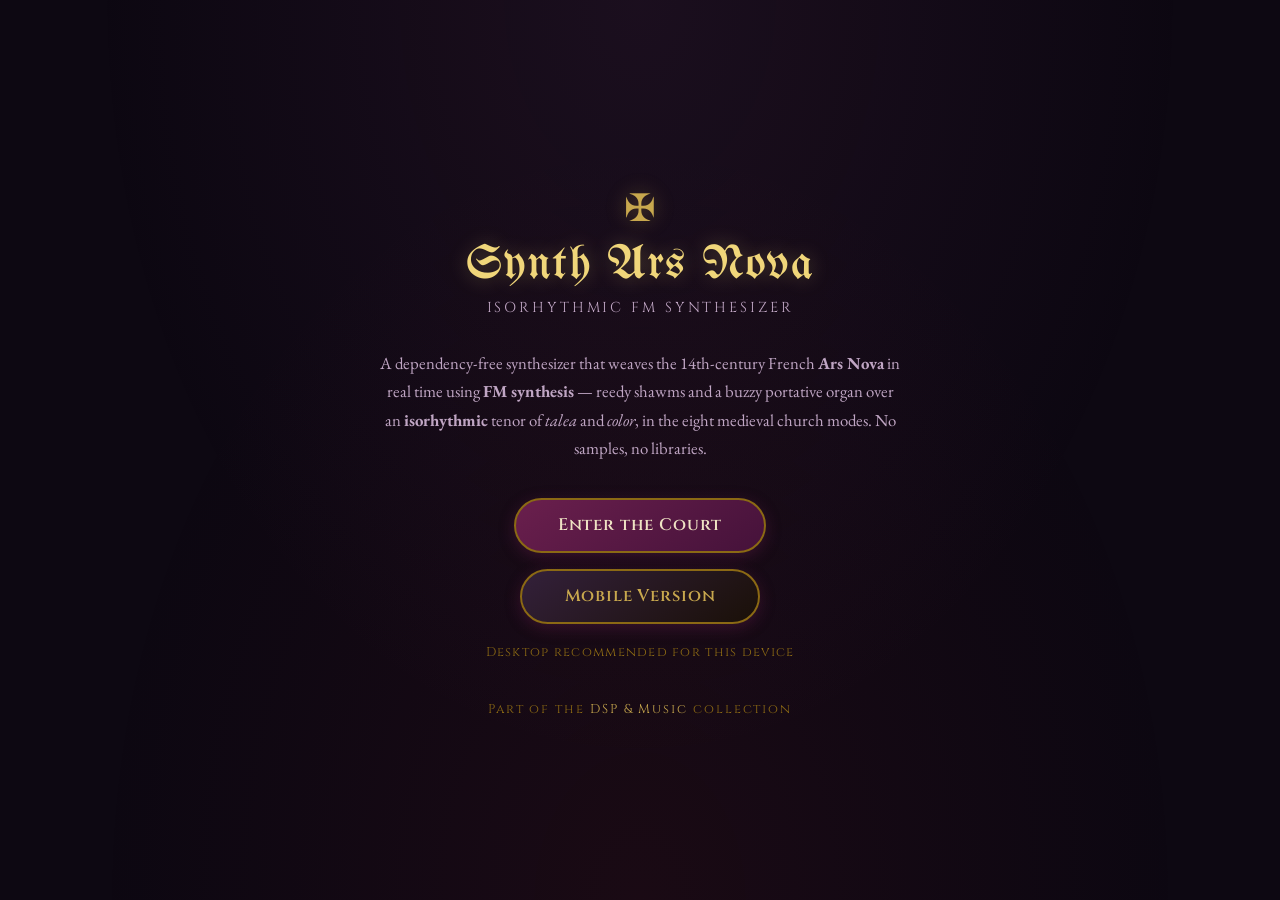
<file: index.html>
<!DOCTYPE html>
<html lang="en">
<head>
    <meta charset="UTF-8">
    <meta name="viewport" content="width=device-width, initial-scale=1.0">
    <title>Synth Ars Nova — Isorhythmic FM Synthesizer</title>
    <link rel="preconnect" href="https://fonts.googleapis.com">
    <link rel="preconnect" href="https://fonts.gstatic.com" crossorigin>
    <link href="https://fonts.googleapis.com/css2?family=UnifrakturMaguntia&family=Cinzel:wght@400;600;700&family=EB+Garamond:ital,wght@0,400;0,600;1,400&display=swap" rel="stylesheet">
    <style>
        :root { --gold: #c8a84e; --gold-bright: #f0d67a; --gold-dark: #8b6914; --accent: #6a1f4d; --vermilion: #c62b3a; --text-main: #e8d9b0; --text-dim: #c0a6c4; --bg-dark: #0d0812; }
        * { margin: 0; padding: 0; box-sizing: border-box; }
        body { font-family: 'EB Garamond', Georgia, serif; background: var(--bg-dark); color: var(--text-main); min-height: 100vh; display: flex; flex-direction: column; align-items: center; justify-content: center; text-align: center; padding: 2rem; }
        body::before { content: ''; position: fixed; inset: 0; background: radial-gradient(ellipse at 50% 0%, rgba(158,74,140,0.10), transparent 60%), radial-gradient(ellipse at 50% 100%, rgba(198,43,58,0.07), transparent 60%); pointer-events: none; }
        .content { position: relative; z-index: 1; max-width: 520px; }
        .cross { font-size: 2.4rem; color: var(--gold); text-shadow: 0 0 20px rgba(200,168,78,0.4); }
        h1 { font-family: 'UnifrakturMaguntia', 'Cinzel', serif; font-size: clamp(1.8rem, 5vw, 3rem); font-weight: 400; color: var(--gold-bright); text-shadow: 0 0 20px rgba(240,214,122,0.3); margin: 0.5rem 0; letter-spacing: 0.03em; }
        .subtitle { font-family: 'Cinzel', serif; font-size: 0.9rem; letter-spacing: 0.2em; text-transform: uppercase; color: var(--text-dim); margin-bottom: 2rem; }
        .desc { color: var(--text-dim); line-height: 1.7; margin-bottom: 2.2rem; font-size: 1.05rem; }
        .launch { display: flex; flex-direction: column; gap: 1rem; align-items: center; }
        .btn { font-family: 'Cinzel', serif; font-size: 1.05rem; font-weight: 600; color: #efe3c4; background: linear-gradient(145deg, var(--accent), #45123a); border: 2px solid var(--gold-dark); border-radius: 50px; padding: 0.9rem 2.6rem; cursor: pointer; text-decoration: none; transition: all 0.3s ease; box-shadow: 0 4px 15px rgba(106,31,77,0.4); letter-spacing: 0.05em; min-width: 240px; }
        .btn:hover { border-color: var(--gold); box-shadow: 0 4px 20px rgba(106,31,77,0.6), 0 0 20px rgba(200,168,78,0.2); transform: translateY(-1px); }
        .btn.secondary { background: linear-gradient(145deg, #33203a, #1a1008); color: var(--gold); }
        .recommend { font-size: 0.8rem; color: var(--gold-dark); font-family: 'Cinzel', serif; letter-spacing: 0.1em; margin-top: 0.3rem; }
        .foot { margin-top: 2.5rem; font-size: 0.8rem; color: var(--gold-dark); letter-spacing: 0.15em; font-family: 'Cinzel', serif; }
    </style>
</head>
<body>
    <div class="content">
        <div class="cross">&#x2720;</div>
        <h1>Synth Ars Nova</h1>
        <div class="subtitle">Isorhythmic FM Synthesizer</div>
        <p class="desc">A dependency-free synthesizer that weaves the 14th-century French <strong>Ars Nova</strong> in real time using <strong>FM synthesis</strong> &mdash; reedy shawms and a buzzy portative organ over an <strong>isorhythmic</strong> tenor of <em>talea</em> and <em>color</em>, in the eight medieval church modes. No samples, no libraries.</p>
        <div class="launch">
            <a class="btn" id="primaryBtn" href="desktop.html">Enter the Court</a>
            <a class="btn secondary" id="secondaryBtn" href="arsnova_mobile.html">Mobile Version</a>
            <div class="recommend" id="recommend"></div>
        </div>
        <div class="foot">Part of the <a href="https://github.com/BrendanJamesLynskey/DSP_and_Music" style="color:var(--gold);text-decoration:none">DSP &amp; Music</a> collection</div>
    </div>
    <script>
        (function () {
            const isMobile = /Android|iPhone|iPad|iPod|Mobile/i.test(navigator.userAgent) || window.innerWidth < 700;
            const primary = document.getElementById('primaryBtn');
            const secondary = document.getElementById('secondaryBtn');
            const rec = document.getElementById('recommend');
            if (isMobile) {
                primary.href = 'arsnova_mobile.html'; primary.textContent = 'Enter (Mobile)';
                secondary.href = 'desktop.html'; secondary.textContent = 'Desktop Version';
                rec.textContent = 'Mobile device detected';
            } else {
                rec.textContent = 'Desktop recommended for this device';
            }
        })();
    </script>
</body>
</html>
</file>
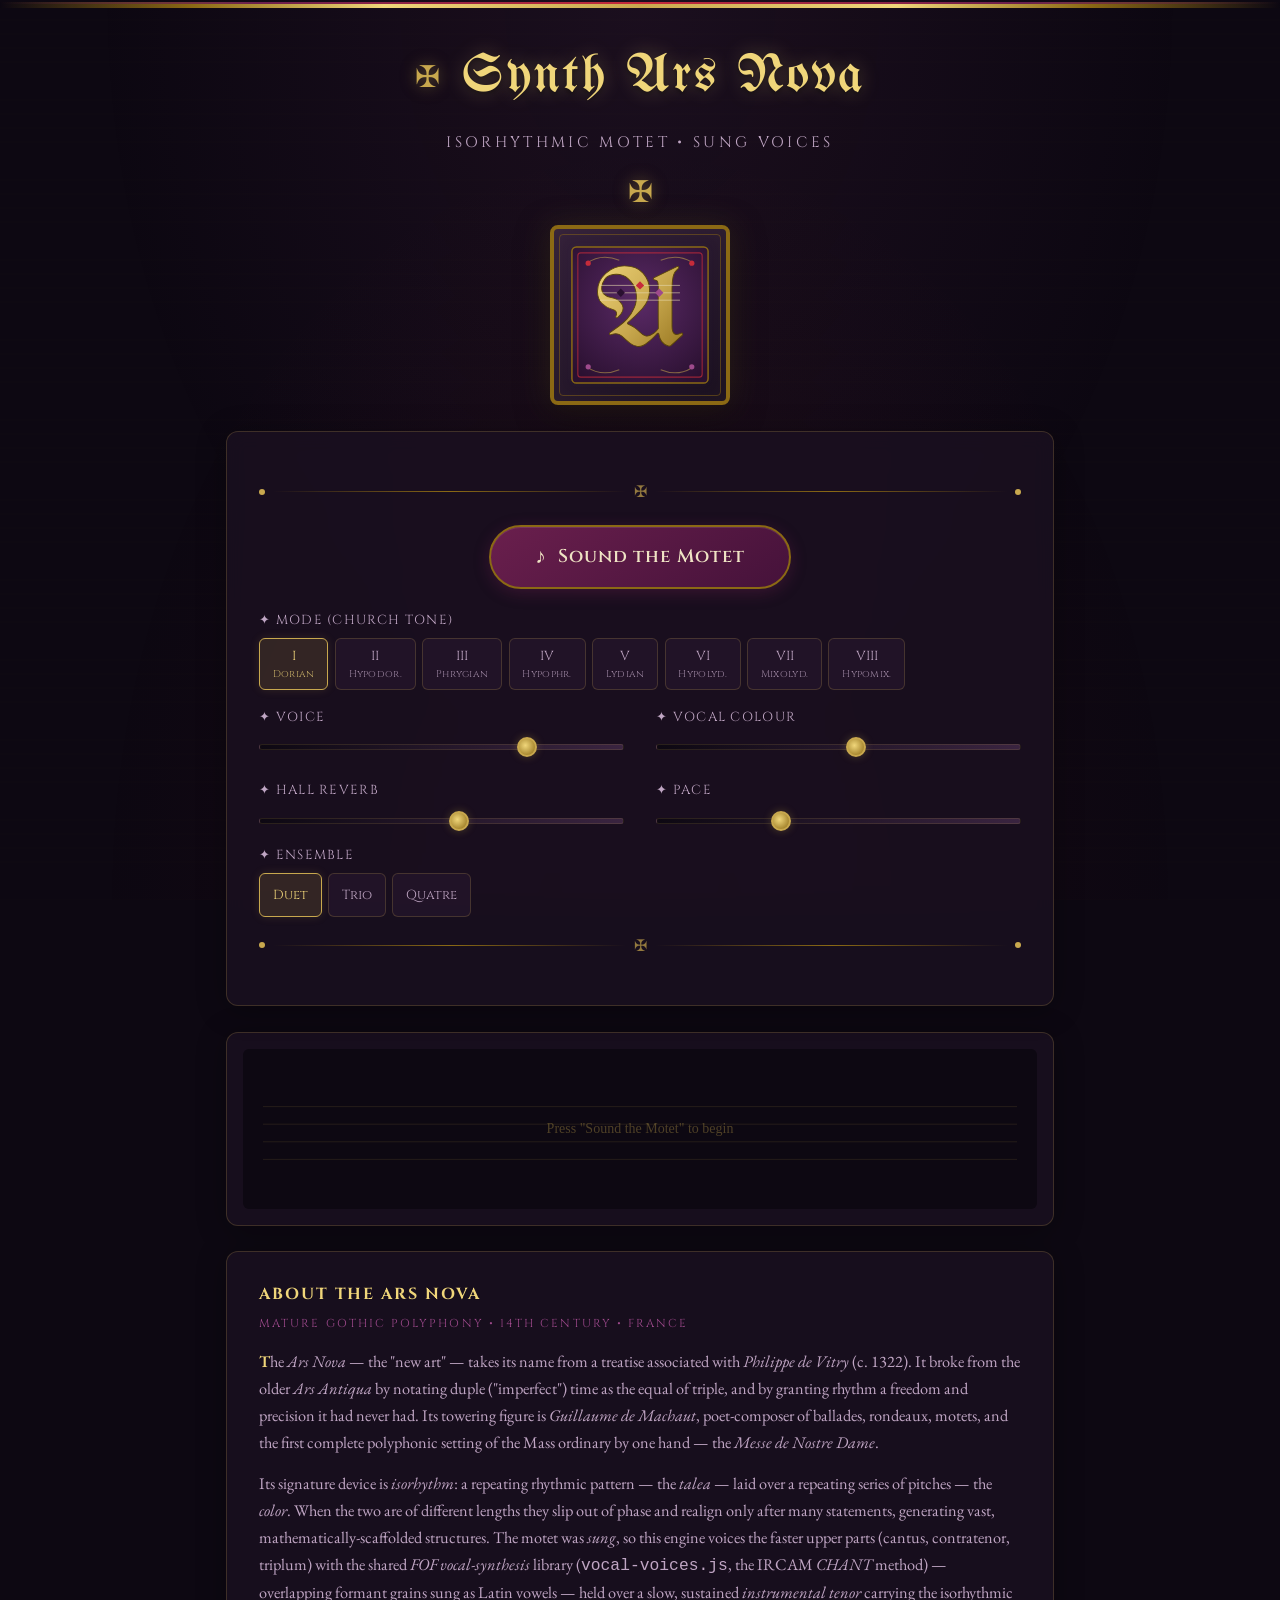
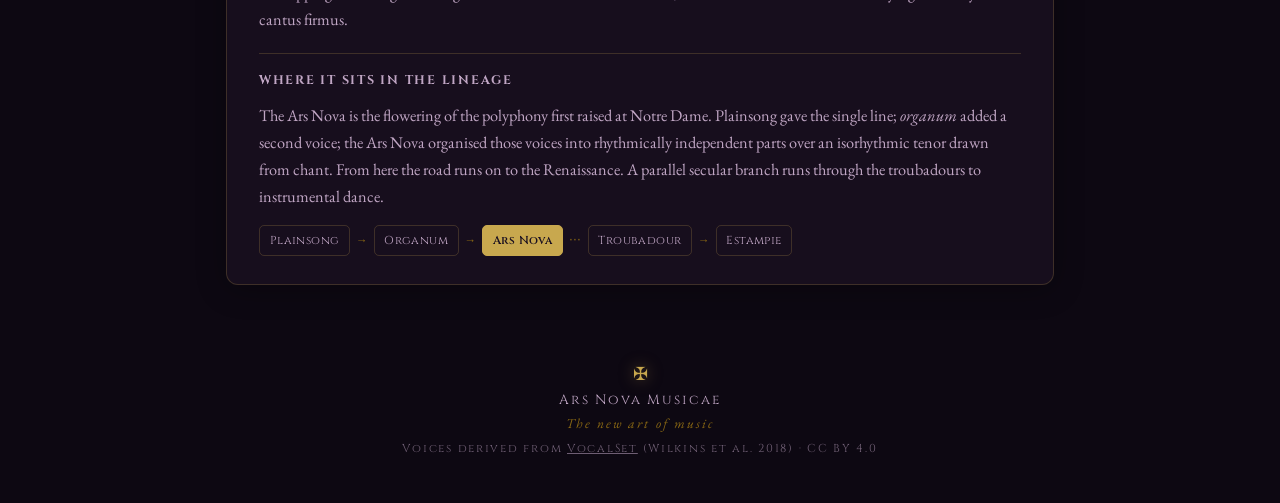
<file: arsnova_mobile.html>
<!DOCTYPE html>
<html lang="en">
<head>
    <meta charset="UTF-8">
    <meta name="viewport" content="width=device-width, initial-scale=1.0, viewport-fit=cover, maximum-scale=1.0, user-scalable=no">
    <meta name="apple-mobile-web-app-capable" content="yes">
    <meta name="apple-mobile-web-app-status-bar-style" content="black-translucent">
    <title>Synth Ars Nova — Isorhythmic FM Synthesizer</title>
    <link rel="preconnect" href="https://fonts.googleapis.com">
    <link rel="preconnect" href="https://fonts.gstatic.com" crossorigin>
    <link href="https://fonts.googleapis.com/css2?family=UnifrakturMaguntia&family=Cinzel:wght@400;600;700&family=EB+Garamond:ital,wght@0,400;0,600;1,400&display=swap" rel="stylesheet">
    <style>
/* === Synth Ars Nova — Styles (courtly Gothic: vermilion, royal purple, gold) === */

:root {
    --gold: #c8a84e;
    --gold-bright: #f0d67a;
    --gold-dark: #8b6914;
    --accent: #6a1f4d;          /* royal purple rubric */
    --accent-light: #9e4a8c;
    --vermilion: #c62b3a;
    --ink: #1a1020;
    --ink-deep: #0d0812;
    --panel-line: rgba(200, 168, 78, 0.22);
    --parchment: #efe3c4;
    --text-main: #e8d9b0;
    --text-dim: #c0a6c4;
    --bg-dark: #0d0812;
    --bg-panel: rgba(26, 16, 32, 0.85);
}

* { margin: 0; padding: 0; box-sizing: border-box; }

body {
    font-family: 'EB Garamond', 'Cormorant Garamond', Georgia, serif;
    background: var(--bg-dark);
    color: var(--text-main);
    min-height: 100vh;
    overflow-x: hidden;
    position: relative;
}

body::before {
    content: '';
    position: fixed;
    inset: 0;
    background:
        radial-gradient(ellipse at 50% 0%, rgba(158, 74, 140, 0.10) 0%, transparent 60%),
        radial-gradient(ellipse at 50% 100%, rgba(198, 43, 58, 0.07) 0%, transparent 60%);
    pointer-events: none;
    z-index: 0;
}

/* Faint ruled-manuscript / tenor-grid texture */
body::after {
    content: '';
    position: fixed;
    inset: 0;
    background-image:
        url("data:image/svg+xml,%3Csvg xmlns='http://www.w3.org/2000/svg' width='80' height='80' viewBox='0 0 80 80'%3E%3Cpath d='M0 20h80M0 34h80M0 48h80M0 62h80' stroke='%23c8a84e' stroke-width='0.3' opacity='0.05'/%3E%3C/svg%3E");
    pointer-events: none;
    z-index: 0;
}

.icon-border-top {
    height: 6px;
    background: linear-gradient(90deg, transparent 0%, var(--gold-dark) 15%, var(--gold-bright) 30%, var(--gold) 50%, var(--gold-bright) 70%, var(--gold-dark) 85%, transparent 100%);
    position: relative;
    z-index: 10;
}
.icon-border-top::after {
    content: '';
    display: block;
    height: 2px;
    margin-top: 2px;
    background: linear-gradient(90deg, transparent 0%, var(--accent) 20%, var(--vermilion) 50%, var(--accent) 80%, transparent 100%);
}

/* Floating gilt motes */
.incense-container { position: fixed; inset: 0; pointer-events: none; z-index: 1; overflow: hidden; }
.smoke-particle {
    position: absolute;
    width: 4px; height: 4px;
    background: radial-gradient(circle, rgba(240, 214, 122, 0.35), transparent);
    border-radius: 50%;
    animation: smokeRise linear forwards;
}
@keyframes smokeRise {
    0% { opacity: 0; transform: translateY(0) translateX(0) scale(1); }
    20% { opacity: 0.4; }
    100% { opacity: 0; transform: translateY(-420px) translateX(var(--drift)) scale(7); }
}

header {
    text-align: center;
    padding: 2.5rem 1rem 1.2rem;
    position: relative;
    z-index: 5;
    display: flex;
    align-items: center;
    justify-content: center;
    gap: 1.4rem;
    flex-wrap: wrap;
}
.cross-ornament { font-size: 1.9rem; color: var(--gold); text-shadow: 0 0 15px rgba(200, 168, 78, 0.5); line-height: 1; }
.cross-ornament.small { font-size: 1.1rem; }

h1 {
    font-family: 'UnifrakturMaguntia', 'Cinzel', serif;
    font-size: clamp(2rem, 5vw, 3.4rem);
    font-weight: 400;
    color: var(--gold-bright);
    text-shadow: 0 0 20px rgba(240, 214, 122, 0.3), 0 2px 4px rgba(0, 0, 0, 0.5);
    letter-spacing: 0.04em;
}
.subtitle {
    font-family: 'Cinzel', serif;
    font-size: 0.95rem;
    color: var(--text-dim);
    letter-spacing: 0.22em;
    text-transform: uppercase;
    margin-top: 0.3rem;
    flex-basis: 100%;
}

main { max-width: 860px; margin: 0 auto; padding: 0 1.5rem 3rem; position: relative; z-index: 5; }

/* Illuminated-initial frame (inline SVG lives inside) */
.icon-frame {
    width: 230px;
    margin: 0 auto 1.6rem;
    padding: 12px;
    background: linear-gradient(145deg, #33203a, #1a1020);
    border: 4px solid var(--gold-dark);
    border-radius: 8px;
    box-shadow: 0 0 30px rgba(200, 168, 78, 0.15), inset 0 0 20px rgba(200, 168, 78, 0.05), 0 8px 32px rgba(0, 0, 0, 0.5);
    position: relative;
    cursor: pointer;
    transition: box-shadow 0.5s ease, transform 0.3s ease;
    overflow: hidden;
}
.icon-frame:hover { box-shadow: 0 0 50px rgba(200, 168, 78, 0.25), inset 0 0 30px rgba(200, 168, 78, 0.08), 0 8px 32px rgba(0, 0, 0, 0.5); transform: scale(1.02); }
.icon-frame.active { box-shadow: 0 0 60px rgba(240, 214, 122, 0.35), inset 0 0 30px rgba(158, 74, 140, 0.15), 0 8px 32px rgba(0, 0, 0, 0.5); border-color: var(--gold-bright); }
.icon-frame::before { content: ''; position: absolute; inset: 5px; border: 1px solid var(--gold-dark); border-radius: 4px; opacity: 0.5; pointer-events: none; z-index: 2; }
.icon-frame svg { width: 100%; height: auto; display: block; position: relative; z-index: 1; }

.controls-panel {
    background: var(--bg-panel);
    border: 1px solid var(--panel-line);
    border-radius: 12px;
    padding: 2rem;
    margin-bottom: 1.6rem;
    backdrop-filter: blur(10px);
    box-shadow: 0 4px 30px rgba(0, 0, 0, 0.3);
}

.ornament-line { display: flex; align-items: center; gap: 0.5rem; margin: 1.1rem 0; }
.ornament-dot { width: 6px; height: 6px; background: var(--gold); border-radius: 50%; flex-shrink: 0; }
.ornament-rule { flex: 1; height: 1px; background: linear-gradient(90deg, transparent, var(--gold-dark), transparent); }
.ornament-cross { color: var(--gold); font-size: 1rem; flex-shrink: 0; opacity: 0.7; }

.transport { display: flex; justify-content: center; margin: 1.4rem 0; }
.btn-chant {
    font-family: 'Cinzel', serif;
    font-size: 1.15rem;
    font-weight: 600;
    color: var(--parchment);
    background: linear-gradient(145deg, var(--accent), #45123a);
    border: 2px solid var(--gold-dark);
    border-radius: 50px;
    padding: 1rem 2.8rem;
    cursor: pointer;
    transition: all 0.3s ease;
    display: flex;
    align-items: center;
    gap: 0.7rem;
    box-shadow: 0 4px 15px rgba(106, 31, 77, 0.4), inset 0 1px 0 rgba(255, 255, 255, 0.1);
    letter-spacing: 0.05em;
}
.btn-chant:hover { background: linear-gradient(145deg, var(--accent-light), var(--accent)); border-color: var(--gold); box-shadow: 0 4px 20px rgba(106, 31, 77, 0.6), 0 0 20px rgba(200, 168, 78, 0.2); transform: translateY(-1px); }
.btn-chant:active { transform: translateY(1px); }
.btn-chant.playing { background: linear-gradient(145deg, #7a1f2a, #55131c); border-color: var(--gold-bright); animation: glowPulse 3s ease-in-out infinite; }
@keyframes glowPulse {
    0%, 100% { box-shadow: 0 4px 20px rgba(198, 43, 58, 0.4), 0 0 20px rgba(240, 214, 122, 0.1); }
    50% { box-shadow: 0 4px 25px rgba(198, 43, 58, 0.6), 0 0 35px rgba(240, 214, 122, 0.25); }
}
.btn-icon { font-size: 1.3rem; }

.control-label { display: block; font-family: 'Cinzel', serif; font-size: 0.82rem; color: var(--text-dim); letter-spacing: 0.1em; margin-bottom: 0.55rem; text-transform: uppercase; }
.control-group { margin-bottom: 1.1rem; }

.mode-selector { display: flex; gap: 0.4rem; flex-wrap: wrap; }
.mode-btn, .choir-btn {
    font-family: 'Cinzel', serif;
    font-size: 0.82rem;
    color: var(--text-dim);
    background: rgba(40, 24, 48, 0.6);
    border: 1px solid var(--panel-line);
    border-radius: 6px;
    padding: 0.5rem 0.8rem;
    cursor: pointer;
    transition: all 0.2s ease;
    min-width: 46px;
    text-align: center;
}
.mode-btn:hover, .choir-btn:hover { background: rgba(158, 74, 140, 0.15); border-color: var(--gold-dark); }
.mode-btn.active, .choir-btn.active { color: var(--gold-bright); background: rgba(200, 168, 78, 0.15); border-color: var(--gold); box-shadow: 0 0 10px rgba(200, 168, 78, 0.15); }
.mode-btn small { display: block; font-size: 0.62rem; letter-spacing: 0.03em; opacity: 0.75; margin-top: 2px; }

.sliders-grid { display: grid; grid-template-columns: 1fr 1fr; gap: 0.5rem 2rem; }
@media (max-width: 600px) { .sliders-grid { grid-template-columns: 1fr; } }

.slider {
    -webkit-appearance: none; appearance: none;
    width: 100%; height: 6px;
    background: linear-gradient(90deg, var(--ink-deep), #3a2440);
    border-radius: 3px; outline: none;
    border: 1px solid rgba(200, 168, 78, 0.15);
}
.slider::-webkit-slider-thumb { -webkit-appearance: none; appearance: none; width: 20px; height: 20px; background: radial-gradient(circle at 40% 40%, var(--gold-bright), var(--gold-dark)); border-radius: 50%; cursor: pointer; border: 2px solid var(--gold); box-shadow: 0 0 8px rgba(200, 168, 78, 0.3); }
.slider::-webkit-slider-thumb:hover { box-shadow: 0 0 15px rgba(200, 168, 78, 0.5); }
.slider::-moz-range-thumb { width: 20px; height: 20px; background: radial-gradient(circle at 40% 40%, var(--gold-bright), var(--gold-dark)); border-radius: 50%; cursor: pointer; border: 2px solid var(--gold); box-shadow: 0 0 8px rgba(200, 168, 78, 0.3); }

.visualization-frame { background: var(--bg-panel); border: 1px solid var(--panel-line); border-radius: 12px; padding: 1rem; overflow: hidden; box-shadow: 0 4px 30px rgba(0, 0, 0, 0.3); margin-bottom: 1.6rem; }
#vizCanvas { width: 100%; height: 160px; display: block; border-radius: 6px; }

/* About-this-style panel */
.about-panel {
    background: var(--bg-panel);
    border: 1px solid var(--panel-line);
    border-radius: 12px;
    padding: 1.8rem 2rem;
    box-shadow: 0 4px 30px rgba(0, 0, 0, 0.3);
    line-height: 1.65;
}
.about-panel h2 { font-family: 'Cinzel', serif; font-size: 1rem; letter-spacing: 0.12em; text-transform: uppercase; color: var(--gold-bright); margin-bottom: 0.4rem; }
.about-panel .era { font-family: 'Cinzel', serif; font-size: 0.72rem; letter-spacing: 0.18em; text-transform: uppercase; color: var(--accent-light); margin-bottom: 1rem; }
.about-panel p { color: var(--text-dim); font-size: 1.02rem; margin-bottom: 0.9rem; }
.about-panel p:last-child { margin-bottom: 0; }
.about-panel .drop { color: var(--gold-bright); font-weight: 600; }
.lineage { margin-top: 1.2rem; padding-top: 1.1rem; border-top: 1px solid var(--panel-line); }
.lineage h3 { font-family: 'Cinzel', serif; font-size: 0.78rem; letter-spacing: 0.14em; text-transform: uppercase; color: var(--text-dim); margin-bottom: 0.7rem; }
.lineage-chain { display: flex; flex-wrap: wrap; gap: 0.35rem; align-items: center; font-family: 'Cinzel', serif; font-size: 0.72rem; letter-spacing: 0.04em; }
.lineage-chain a, .lineage-chain span.node { color: var(--text-dim); text-decoration: none; padding: 0.3rem 0.6rem; border: 1px solid var(--panel-line); border-radius: 5px; transition: all 0.2s ease; white-space: nowrap; }
.lineage-chain a:hover { color: var(--gold-bright); border-color: var(--gold); }
.lineage-chain span.node.current { color: var(--ink); background: var(--gold); border-color: var(--gold); font-weight: 600; }
.lineage-chain .arrow { color: var(--gold-dark); }

footer { text-align: center; padding: 2rem 1rem 3rem; position: relative; z-index: 5; }
footer p { font-family: 'Cinzel', serif; font-size: 0.85rem; color: var(--text-dim); letter-spacing: 0.15em; margin-top: 0.5rem; }
footer .latin { font-family: 'EB Garamond', serif; font-style: italic; font-size: 0.85rem; color: var(--gold-dark); margin-top: 0.3rem; }

::-webkit-scrollbar { width: 8px; }
::-webkit-scrollbar-track { background: var(--bg-dark); }
::-webkit-scrollbar-thumb { background: var(--gold-dark); border-radius: 4px; }
::-webkit-scrollbar-thumb:hover { background: var(--gold); }
::selection { background: rgba(158, 74, 140, 0.35); color: var(--parchment); }


/* mobile safe areas */
body { padding: env(safe-area-inset-top) env(safe-area-inset-right) env(safe-area-inset-bottom) env(safe-area-inset-left); }
.mode-btn, .choir-btn, .btn-chant { min-height: 44px; }
.icon-frame { width: 180px; }
main { padding-left: 1rem; padding-right: 1rem; }
</style>
</head>
<body>
    <div class="icon-border-top"></div>
    <div class="incense-container" id="incenseContainer"></div>

    <header>
        <div class="cross-ornament">&#x2720;</div>
        <h1>Synth Ars Nova</h1>
        <p class="subtitle">Isorhythmic Motet &#8226; Sung Voices</p>
        <div class="cross-ornament">&#x2720;</div>
    </header>

    <main>
        <!-- Illuminated initial -->
        <div class="icon-frame" id="mainIcon">
            <svg viewBox="0 0 200 200" xmlns="http://www.w3.org/2000/svg" role="img" aria-label="Illuminated initial A">
                <defs>
                    <linearGradient id="gold" x1="0" y1="0" x2="1" y2="1">
                        <stop offset="0" stop-color="#f0d67a"/><stop offset="0.5" stop-color="#c8a84e"/><stop offset="1" stop-color="#8b6914"/>
                    </linearGradient>
                    <radialGradient id="halo" cx="0.5" cy="0.4" r="0.7">
                        <stop offset="0" stop-color="#5a2a66"/><stop offset="1" stop-color="#2a1030"/>
                    </radialGradient>
                </defs>
                <rect x="8" y="8" width="184" height="184" rx="6" fill="url(#halo)" stroke="#8b6914" stroke-width="2"/>
                <rect x="16" y="16" width="168" height="168" rx="4" fill="none" stroke="#c62b3a" stroke-width="1.5" opacity="0.7"/>
                <!-- vine flourishes -->
                <path d="M28 30 q20 -14 44 -4 M172 30 q-20 -14 -44 -4 M28 170 q20 14 44 4 M172 170 q-20 14 -44 4" fill="none" stroke="#c8a84e" stroke-width="1.4" opacity="0.55"/>
                <circle cx="30" cy="30" r="3.5" fill="#c62b3a"/><circle cx="170" cy="30" r="3.5" fill="#c62b3a"/>
                <circle cx="30" cy="170" r="3.5" fill="#9e4a8c"/><circle cx="170" cy="170" r="3.5" fill="#9e4a8c"/>
                <!-- initial A -->
                <text x="100" y="140" text-anchor="middle" font-family="UnifrakturMaguntia, serif" font-size="150" fill="url(#gold)" stroke="#5a4408" stroke-width="1.2">A</text>
                <!-- isorhythmic tenor grid with two taleae -->
                <g opacity="0.8" stroke="#e8d9b0" stroke-width="1">
                    <line x1="46" y1="60" x2="154" y2="60"/><line x1="46" y1="70" x2="154" y2="70"/><line x1="46" y1="80" x2="154" y2="80"/>
                </g>
                <rect x="70" y="66" width="8" height="8" fill="#2a1030" transform="rotate(45 74 70)"/>
                <rect x="96" y="56" width="8" height="8" fill="#c62b3a" transform="rotate(45 100 60)"/>
                <rect x="122" y="66" width="8" height="8" fill="#9e4a8c" transform="rotate(45 126 70)"/>
            </svg>
        </div>

        <div class="controls-panel">
            <div class="ornament-line"><span class="ornament-dot"></span><span class="ornament-rule"></span><span class="ornament-cross">&#x2720;</span><span class="ornament-rule"></span><span class="ornament-dot"></span></div>

            <div class="transport">
                <button class="btn-chant" id="btnChant" onclick="toggleChant()">
                    <span class="btn-icon">&#x266A;</span>
                    <span class="btn-text">Sound the Motet</span>
                </button>
            </div>

            <!-- Church modes -->
            <div class="control-group">
                <label class="control-label">&#x2726; Mode (Church Tone)</label>
                <div class="mode-selector">
                    <button class="mode-btn active" data-mode="1" onclick="setMode(1)">I<small>Dorian</small></button>
                    <button class="mode-btn" data-mode="2" onclick="setMode(2)">II<small>Hypodor.</small></button>
                    <button class="mode-btn" data-mode="3" onclick="setMode(3)">III<small>Phrygian</small></button>
                    <button class="mode-btn" data-mode="4" onclick="setMode(4)">IV<small>Hypophr.</small></button>
                    <button class="mode-btn" data-mode="5" onclick="setMode(5)">V<small>Lydian</small></button>
                    <button class="mode-btn" data-mode="6" onclick="setMode(6)">VI<small>Hypolyd.</small></button>
                    <button class="mode-btn" data-mode="7" onclick="setMode(7)">VII<small>Mixolyd.</small></button>
                    <button class="mode-btn" data-mode="8" onclick="setMode(8)">VIII<small>Hypomix.</small></button>
                </div>
            </div>

            <div class="sliders-grid">
                <div class="control-group"><label class="control-label">&#x2726; Voice</label><input type="range" class="slider" id="voiceVol" min="0" max="100" value="75" oninput="updateVoice()"></div>
                <div class="control-group"><label class="control-label">&#x2726; Vocal Colour</label><input type="range" class="slider" id="brightAmt" min="0" max="100" value="55" oninput="updateBright()"></div>
                <div class="control-group"><label class="control-label">&#x2726; Hall Reverb</label><input type="range" class="slider" id="reverbMix" min="0" max="100" value="55" oninput="updateReverb()"></div>
                <div class="control-group"><label class="control-label">&#x2726; Pace</label><input type="range" class="slider" id="tempoSlider" min="44" max="104" value="64" oninput="updateTempo()"></div>
            </div>

            <div class="control-group">
                <label class="control-label">&#x2726; Ensemble</label>
                <div class="mode-selector">
                    <button class="choir-btn active" data-voices="2" onclick="setVoices(2)">Duet</button>
                    <button class="choir-btn" data-voices="3" onclick="setVoices(3)">Trio</button>
                    <button class="choir-btn" data-voices="4" onclick="setVoices(4)">Quatre</button>
                </div>
            </div>

            <div class="ornament-line"><span class="ornament-dot"></span><span class="ornament-rule"></span><span class="ornament-cross">&#x2720;</span><span class="ornament-rule"></span><span class="ornament-dot"></span></div>
        </div>

        <div class="visualization-frame">
            <canvas id="vizCanvas" width="800" height="200"></canvas>
        </div>

        <!-- About this style -->
        <div class="about-panel">
            <h2>About the Ars Nova</h2>
            <div class="era">Mature Gothic polyphony &#8226; 14th century &#8226; France</div>
            <p><span class="drop">T</span>he <em>Ars Nova</em> &mdash; the "new art" &mdash; takes its name from a treatise associated with <em>Philippe de Vitry</em> (c. 1322). It broke from the older <em>Ars Antiqua</em> by notating duple ("imperfect") time as the equal of triple, and by granting rhythm a freedom and precision it had never had. Its towering figure is <em>Guillaume de Machaut</em>, poet-composer of ballades, rondeaux, motets, and the first complete polyphonic setting of the Mass ordinary by one hand &mdash; the <em>Messe de Nostre&nbsp;Dame</em>.</p>
            <p>Its signature device is <em>isorhythm</em>: a repeating rhythmic pattern &mdash; the <em>talea</em> &mdash; laid over a repeating series of pitches &mdash; the <em>color</em>. When the two are of different lengths they slip out of phase and realign only after many statements, generating vast, mathematically-scaffolded structures. The motet was <em>sung</em>, so this engine voices the faster upper parts (cantus, contratenor, triplum) with the shared <em>FOF vocal-synthesis</em> library (<code>vocal-voices.js</code>, the IRCAM <em>CHANT</em> method) &mdash; overlapping formant grains sung as Latin vowels &mdash; held over a slow, sustained <em>instrumental tenor</em> carrying the isorhythmic cantus firmus.</p>
            <div class="lineage">
                <h3>Where it sits in the lineage</h3>
                <p>The Ars Nova is the flowering of the polyphony first raised at Notre&nbsp;Dame. Plainsong gave the single line; <em>organum</em> added a second voice; the Ars Nova organised those voices into rhythmically independent parts over an isorhythmic tenor drawn from chant. From here the road runs on to the Renaissance. A parallel secular branch runs through the troubadours to instrumental dance.</p>
                <div class="lineage-chain">
                    <a href="https://brendanjameslynskey.github.io/Synth_Gregorian/">Plainsong</a>
                    <span class="arrow">&rarr;</span>
                    <a href="https://brendanjameslynskey.github.io/Synth_Organum/">Organum</a>
                    <span class="arrow">&rarr;</span>
                    <span class="node current">Ars Nova</span>
                    <span class="arrow">&#8231;&#8231;&#8231;</span>
                    <a href="https://brendanjameslynskey.github.io/Synth_Troubadour/">Troubadour</a>
                    <span class="arrow">&rarr;</span>
                    <a href="https://brendanjameslynskey.github.io/Synth_Estampie/">Estampie</a>
                </div>
            </div>
        </div>
    </main>

    <footer>
        <div class="cross-ornament small">&#x2720;</div>
        <p>Ars Nova Musicae</p>
        <p class="latin">The new art of music</p>
            <p style="font-size:0.72rem;opacity:0.55;margin-top:0.6rem;">Voices derived from <a href="https://zenodo.org/records/1193957" style="color:inherit;">VocalSet</a> (Wilkins et al. 2018) &middot; CC BY 4.0</p>
    </footer>

    <script>
/**
 * vocal-voices.js — a small library of interchangeable VOCAL SYNTHESIS engines
 * for the Web Audio API, sharing one interface. The 'sampler' engine plays real
 * recorded vowels (VocalSet, CC BY 4.0) from ./voices/; every other engine is
 * pure synthesis with no samples or dependencies.
 *
 * Techniques (each a genuinely different way of making a sung voice):
 *
 *   'fof'      FOF — Fonction d'Onde Formantique (IRCAM CHANT). The voice is a
 *              stream of overlapping formant grains, one burst per glottal pulse.
 *              Runs in an AudioWorklet. The most convincingly "sung" of the four.
 *
 *   'formant'  Source–filter. A glottal-pulse oscillator run through a bank of
 *              parallel resonant band-pass formant filters. Native Web Audio nodes.
 *
 *   'additive' Additive / spectral. A sum of harmonics whose amplitudes trace the
 *              vowel's formant envelope, rebuilt per note as a PeriodicWave so the
 *              formants stay fixed while the pitch moves.
 *
 *   'tract'    Physical model. A Kelly–Lochbaum digital waveguide of the vocal
 *              tract — a ladder of cylindrical sections whose area function makes
 *              the vowel — excited by a glottal pulse. Runs in an AudioWorklet.
 *
 * Usage:
 *   await VocalVoices.init(ctx);                       // load the worklets once
 *   const v = VocalVoices.create(ctx, { technique:'fof', vowel:'a', detuneCents:0 });
 *   v.output.connect(dest);
 *   v.setFrequency(220, ctx.currentTime, 0.1);         // pitch (with optional glide)
 *   v.setLevel(1, ctx.currentTime);                    // gate the voice on
 *   v.setVowel('o', ctx.currentTime);                  // morph the vowel
 *   v.dispose();
 */
(function (global) {
    'use strict';

    // Directory this script was loaded from, so the sampled-voice assets in
    // ./voices/ resolve correctly however the page is hosted.
    const SCRIPT_DIR = (function () {
        try { const s = document.currentScript && document.currentScript.src; if (s) return s.replace(/[^/]*$/, ''); } catch (e) {}
        return '';
    })();

    // ── Sung-vowel formant tables: five formants {f: Hz, a: amp, bw: Hz} ─────────
    const VOWELS = {
        a: [{f:650,a:1,bw:80},{f:1080,a:0.5,bw:90},{f:2650,a:0.28,bw:120},{f:2900,a:0.2,bw:130},{f:3250,a:0.1,bw:140}],
        e: [{f:400,a:1,bw:70},{f:1700,a:0.45,bw:100},{f:2500,a:0.32,bw:120},{f:2900,a:0.22,bw:130},{f:3300,a:0.12,bw:140}],
        i: [{f:290,a:1,bw:60},{f:2100,a:0.4,bw:110},{f:2800,a:0.34,bw:120},{f:3300,a:0.24,bw:130},{f:3600,a:0.12,bw:150}],
        o: [{f:400,a:1,bw:70},{f:760,a:0.34,bw:80},{f:2550,a:0.2,bw:120},{f:2850,a:0.15,bw:130},{f:3250,a:0.08,bw:140}],
        u: [{f:350,a:1,bw:65},{f:600,a:0.26,bw:75},{f:2400,a:0.16,bw:120},{f:2800,a:0.1,bw:130},{f:3200,a:0.06,bw:140}]
    };

    // Vocal-tract constriction presets (tongue index/diameter, lip aperture) for
    // the Kelly–Lochbaum model. index is fraction glottis→lips.
    const TRACT_VOWELS = {
        a: { tongueIndex: 0.35, tongueDiameter: 2.6, lip: 1.5 },
        e: { tongueIndex: 0.56, tongueDiameter: 1.7, lip: 1.4 },
        i: { tongueIndex: 0.74, tongueDiameter: 1.05, lip: 1.4 },
        o: { tongueIndex: 0.40, tongueDiameter: 1.9, lip: 0.8 },
        u: { tongueIndex: 0.50, tongueDiameter: 1.4, lip: 0.7 }
    };

    // ── Worklet source: FOF grain voice ─────────────────────────────────────────
    const FOF_SRC = `
    class FofVoiceProcessor extends AudioWorkletProcessor {
      static get parameterDescriptors(){return [
        {name:'frequency',defaultValue:130,minValue:20,maxValue:3000,automationRate:'a-rate'},
        {name:'level',defaultValue:0,minValue:0,maxValue:2,automationRate:'a-rate'}];}
      constructor(o){super();o=(o&&o.processorOptions)||{};this.sr=sampleRate;this.phase=0;this.grains=[];
        this.formants=o.formants||[{f:600,a:1,bw:90}];this.tex=o.tex||0.004;
        this.breath=o.breath!=null?o.breath:0.06;this.jitter=o.jitter!=null?o.jitter:0.03;
        this.vibRate=4.2+Math.random()*1.6;this.vibDepth=o.vibDepth!=null?o.vibDepth:0.006;this.vibPhase=Math.random()*6.283;
        this.prune=Math.floor(0.065*this.sr);this.maxG=28;
        this.port.onmessage=(e)=>{if(e.data.formants)this.formants=e.data.formants;if(e.data.breath!=null)this.breath=e.data.breath;};}
      process(inp,outp,p){const out=outp[0][0];if(!out)return true;const fA=p.frequency,lA=p.level,n=out.length,T=6.283185307;
        for(let i=0;i<n;i++){const lvl=lA.length>1?lA[i]:lA[0];let f0=fA.length>1?fA[i]:fA[0];
          this.vibPhase+=T*this.vibRate/this.sr;if(this.vibPhase>T)this.vibPhase-=T;f0*=1+Math.sin(this.vibPhase)*this.vibDepth;
          this.phase+=f0/this.sr;
          if(this.phase>=1){this.phase-=1;if(lvl>0.0002||this.grains.length){this.grains.push({age:0,amp:1+(Math.random()-0.5)*this.jitter});
            while(this.grains.length&&this.grains[0].age>this.prune)this.grains.shift();if(this.grains.length>this.maxG)this.grains.shift();}}
          let s=0;const F=this.formants,tex=this.tex;
          for(let g=0;g<this.grains.length;g++){const gr=this.grains[g],t=gr.age/this.sr;let atk=1;if(t<tex)atk=0.5*(1-Math.cos(Math.PI*t/tex));
            for(let k=0;k<F.length;k++){const fm=F[k],env=atk*Math.exp(-Math.PI*fm.bw*t);if(env>1e-4)s+=gr.amp*fm.a*env*Math.sin(T*fm.f*t);}gr.age++;}
          if(this.breath>0)s+=(Math.random()*2-1)*this.breath*(0.4+0.6*Math.min(1,this.grains.length/3));
          out[i]=s*lvl*0.22;}
        return true;}}
    registerProcessor('fof-voice',FofVoiceProcessor);`;

    // ── Worklet source: Kelly–Lochbaum vocal-tract voice ────────────────────────
    const TRACT_SRC = `
    class TractVoiceProcessor extends AudioWorkletProcessor {
      static get parameterDescriptors(){return [
        {name:'frequency',defaultValue:130,minValue:20,maxValue:3000,automationRate:'a-rate'},
        {name:'level',defaultValue:0,minValue:0,maxValue:2,automationRate:'a-rate'}];}
      constructor(o){super();o=(o&&o.processorOptions)||{};this.sr=sampleRate;this.N=28;
        this.L=new Float64Array(this.N);this.R=new Float64Array(this.N);
        this.jL=new Float64Array(this.N+1);this.jR=new Float64Array(this.N+1);
        this.k=new Float64Array(this.N+1);this.diam=new Float64Array(this.N);
        this.glottalRefl=0.75;this.lipRefl=-0.85;this.phase=0;this.hp=0;this.hpPrev=0;
        this.vibRate=4.4+Math.random()*1.2;this.vibPhase=Math.random()*6.283;this.vibDepth=o.vibDepth!=null?o.vibDepth:0.006;
        this.breath=o.breath!=null?o.breath:0.02;this.tense=0.85;
        this.setShape(o.shape||{tongueIndex:0.4,tongueDiameter:2.2,lip:1.3});
        this.port.onmessage=(e)=>{if(e.data.shape)this.setShape(e.data.shape);if(e.data.breath!=null)this.breath=e.data.breath;};}
      setShape(s){const N=this.N;
        for(let i=0;i<N;i++){const x=i/(N-1);
          let d=1.5;                                   // rest profile
          if(x<0.18)d=0.7+x/0.18*0.8;                  // glottal end narrows
          const ti=s.tongueIndex,tw=0.22;              // tongue constriction (Gaussian dip)
          d-= (s.tongueDiameter>0? (1.9-s.tongueDiameter):0)*Math.exp(-Math.pow((x-ti)/tw,2));
          if(x>0.86)d=Math.min(d,s.lip);               // lip aperture
          this.diam[i]=Math.max(0.05,d);}
        // reflection coefficients from areas (A ~ diam^2)
        for(let i=1;i<N;i++){const a1=this.diam[i-1]*this.diam[i-1],a2=this.diam[i]*this.diam[i];
          this.k[i]=(a1-a2)/(a1+a2+1e-6);}
        this.k[0]=this.glottalRefl;this.k[N]=this.lipRefl;}
      glottal(ph,tense){ // Rosenberg-like pulse, tenseness shapes it
        const tp=0.6,tn=0.16;
        if(ph<tp)return tense*(3*(ph/tp)*(ph/tp)-2*(ph/tp)*(ph/tp)*(ph/tp));
        if(ph<tp+tn){const u=(ph-tp)/tn;return tense*(1-u*u);}
        return 0;}
      step(gl){const N=this.N,R=this.R,L=this.L,jR=this.jR,jL=this.jL,k=this.k;
        jR[0]=L[0]*this.glottalRefl+gl;
        for(let i=1;i<N;i++){const w=k[i]*(R[i-1]+L[i]);jR[i]=R[i-1]-w;jL[i-1]=L[i]+w;}
        jL[N-1]=R[N-1]*this.lipRefl;
        for(let i=0;i<N;i++){R[i]=jR[i]*0.9995;L[i]=jL[i]*0.9995;}
        return R[N-1];}
      process(inp,outp,p){const out=outp[0][0];if(!out)return true;const fA=p.frequency,lA=p.level,n=out.length,T=6.283185307;
        for(let i=0;i<n;i++){const lvl=lA.length>1?lA[i]:lA[0];let f0=fA.length>1?fA[i]:fA[0];
          this.vibPhase+=T*this.vibRate/this.sr;if(this.vibPhase>T)this.vibPhase-=T;f0*=1+Math.sin(this.vibPhase)*this.vibDepth;
          this.phase+=f0/this.sr;if(this.phase>=1)this.phase-=1;
          let g=this.glottal(this.phase,this.tense);if(this.breath>0)g+=(Math.random()*2-1)*this.breath;
          g*=lvl;
          let o1=this.step(g);o1=this.step(g);        // 2x oversample for bandwidth/stability
          // radiation highpass (lip differentiation)
          const hp=o1-this.hpPrev+0.995*this.hp;this.hp=hp;this.hpPrev=o1;
          out[i]=hp*lvl*0.6;}
        return true;}}
    registerProcessor('tract-voice',TractVoiceProcessor);`;

    // Worklet readiness is tracked PER AudioContext (a context can only use
    // worklets whose modules were added to it), so the library is safe even if
    // an app builds more than one context.
    async function init(ctx) {
        if (!ctx.__vocalWorklets) {
            try {
                for (const src of [FOF_SRC, TRACT_SRC]) {
                    const url = URL.createObjectURL(new Blob([src], { type: 'application/javascript' }));
                    await ctx.audioWorklet.addModule(url);
                }
                ctx.__vocalWorklets = true;
            } catch (e) {
                ctx.__vocalWorklets = false;
            }
        }
        await loadSamples(ctx);           // decode the real-voice sample bank (safe if it 404s)
        return !!ctx.__vocalWorklets;
    }

    // ── Sampled-voice bank (real VocalSet vowels, formant-preserving pitch grid) ──
    // Loaded once per context. Each loop is a seamless, steady sung vowel at a
    // known pitch; the runtime detunes the nearest loop by ≤ a few semitones.
    async function loadSamples(ctx) {
        if (ctx.__vocalSamples || ctx.__vocalSamplesTried) return ctx.__vocalSamples;
        ctx.__vocalSamplesTried = true;
        const base = api.sampleBase || (SCRIPT_DIR + 'voices/');
        try {
            const grid = await (await fetch(base + 'grid.json')).json();
            const map = {}, byPartVowel = {};
            await Promise.all(grid.map(async (g) => {
                const ab = await (await fetch(base + g.file)).arrayBuffer();
                const buffer = await ctx.decodeAudioData(ab);
                const key = g.part + '_' + g.midi + '_' + g.vowel;
                map[key] = { buffer, hz: g.hz, midi: g.midi, part: g.part, vowel: g.vowel };
                const pk = g.part + '|' + g.vowel;
                (byPartVowel[pk] = byPartVowel[pk] || []).push({ midi: g.midi, key });
            }));
            for (const k in byPartVowel) byPartVowel[k].sort((a, b) => a.midi - b.midi);
            ctx.__vocalSamples = { map, byPartVowel };
        } catch (e) { ctx.__vocalSamples = null; }
        return ctx.__vocalSamples;
    }
    function hasSamples(ctx) { return !!(ctx && ctx.__vocalSamples); }

    function hasWorklets(ctx) { return !!(ctx && ctx.__vocalWorklets); }

    // ── Consonant articulation ─────────────────────────────────────────────
    // Real singing articulates a consonant at each syllable onset (and often a
    // coda), then flows the melisma on the vowel. Most consonants are noise or
    // transient events we can synthesise procedurally — no samples needed — so
    // "Ky-ri-e" gets its k, "Sanctus" its s. Voiced consonants (m,n,l,r) use a
    // brief pitched murmur at the note's fundamental. Tuned for ecclesiastical
    // Latin but general enough for the vernacular song texts too.
    let _noiseBuf = null;
    function getNoise(ctx) {
        if (ctx.__vocalNoise) return ctx.__vocalNoise;
        const n = Math.floor(ctx.sampleRate * 2), buf = ctx.createBuffer(1, n, ctx.sampleRate), d = buf.getChannelData(0);
        for (let i = 0; i < n; i++) d[i] = Math.random() * 2 - 1;
        ctx.__vocalNoise = buf; return buf;
    }
    // A slow, smooth random-walk control signal in [-1,1] (20 s, looped). The
    // sampler engine plays it into a shared sub-cent detune input so a held
    // note breathes slightly — alive but never detuned against itself. One
    // buffer per context; each voice reads it at its own random rate.
    function getDrift(ctx) {
        if (ctx.__vocalDrift) return ctx.__vocalDrift;
        const n = Math.floor(ctx.sampleRate * 20), buf = ctx.createBuffer(1, n, ctx.sampleRate), d = buf.getChannelData(0);
        let vel = 0, val = 0, mx = 1e-6;
        for (let i = 0; i < n; i++) { vel += (Math.random() * 2 - 1) * 0.0009; vel *= 0.9992; val += vel; d[i] = val; if (Math.abs(val) > mx) mx = Math.abs(val); }
        for (let i = 0; i < n; i++) d[i] /= mx;                 // normalise to ±1
        ctx.__vocalDrift = buf; return buf;
    }
    // Phone → articulation params. cls: 'fric'|'stop'|'nasal'|'liquid'|'aspirate'.
    // cf/Q = band-pass centre/width of the noise; dur seconds; lvl relative gain;
    // voiced = add a pitched bed; closure = silent gap before a stop's burst.
    const CONSONANTS = {
        s:  { cls: 'fric', cf: 6800, Q: 1.3, dur: 0.10, lvl: 0.11 },
        z:  { cls: 'fric', cf: 6200, Q: 1.3, dur: 0.08, lvl: 0.08, voiced: true },
        sh: { cls: 'fric', cf: 3400, Q: 1.6, dur: 0.11, lvl: 0.12 },   // 'sc'+e/i, 'x' softening
        f:  { cls: 'fric', cf: 5200, Q: 0.6, dur: 0.09, lvl: 0.07 },
        v:  { cls: 'fric', cf: 4200, Q: 0.7, dur: 0.06, lvl: 0.06, voiced: true },
        th: { cls: 'fric', cf: 6400, Q: 0.5, dur: 0.08, lvl: 0.05 },
        h:  { cls: 'aspirate', cf: 2400, Q: 0.4, dur: 0.07, lvl: 0.05 },
        t:  { cls: 'stop', cf: 3600, Q: 1.0, dur: 0.014, lvl: 0.17, closure: 0.03 },
        d:  { cls: 'stop', cf: 3000, Q: 1.0, dur: 0.012, lvl: 0.12, closure: 0.02, voiced: true },
        p:  { cls: 'stop', cf: 1200, Q: 0.8, dur: 0.010, lvl: 0.13, closure: 0.03 },
        b:  { cls: 'stop', cf: 900,  Q: 0.8, dur: 0.010, lvl: 0.10, closure: 0.02, voiced: true },
        k:  { cls: 'stop', cf: 1800, Q: 1.4, dur: 0.015, lvl: 0.16, closure: 0.035 }, // guttural/back
        g:  { cls: 'stop', cf: 1500, Q: 1.4, dur: 0.013, lvl: 0.12, closure: 0.02, voiced: true },
        m:  { cls: 'nasal', lp: 360, dur: 0.07, lvl: 0.13 },
        n:  { cls: 'nasal', lp: 480, dur: 0.06, lvl: 0.13 },
        ng: { cls: 'nasal', lp: 300, dur: 0.07, lvl: 0.12 },
        l:  { cls: 'liquid', lp: 760, dur: 0.045, lvl: 0.12 },
        r:  { cls: 'liquid', lp: 620, dur: 0.055, lvl: 0.12, tap: true },  // rolled/tapped r
        w:  { cls: 'liquid', lp: 520, dur: 0.04, lvl: 0.09 },
        y:  { cls: 'liquid', lp: 1100, dur: 0.04, lvl: 0.09 }
    };
    // Ecclesiastical-Latin grapheme → phone, context-sensitive (c/g/sc soften
    // before e,i,ae,oe; digraphs ch/ph/th/gn/qu/x). Returns array of phone ids.
    function graphemesToPhones(cluster, nextVowel) {
        const soft = /^[eiœæy]/.test(nextVowel || '');
        const s = cluster.toLowerCase(), out = [];
        for (let i = 0; i < s.length;) {
            const two = s.substr(i, 2);
            if (two === 'ch') { out.push('k'); i += 2; }            // Christe = Kriste
            else if (two === 'ph') { out.push('f'); i += 2; }
            else if (two === 'th') { out.push('t'); i += 2; }       // Latin th = t
            else if (two === 'gn') { out.push('ng'); out.push('y'); i += 2; } // agnus ≈ any-us
            else if (two === 'qu') { out.push('k'); out.push('w'); i += 2; }
            else if (two === 'sc') { out.push(soft ? 'sh' : 'k'); if (!soft) out.push('k'); i += 2; }
            else {
                const c = s[i];
                if (c === 'c') out.push(soft ? 'sh' : 'k');         // Cecilia softens
                else if (c === 'g') out.push(soft ? 'y' : 'g');     // (soft g ≈ palatal glide, approx)
                else if (c === 'x') { out.push('k'); out.push('s'); }
                else if (c === 'j') out.push('y');                  // Latin j = y
                else if (c === 'w') out.push('w');
                else if ('bdfhklmnprstvz'.includes(c)) out.push(c);
                // silent/ignored: 'h' inside words is weak but we keep leading h; skip anything else
                i += 1;
            }
        }
        return out.filter((p) => CONSONANTS[p]);
    }
    // Split a syllable's text into {onset:[phones], coda:[phones]} around its vowel core.
    const _isVowel = (c) => 'aeiouyœæ'.includes(c);
    function splitSyllable(text) {
        const s = (text || '').toLowerCase().replace(/[^a-zœæ]/g, '');
        if (!s) return { onset: [], coda: [] };
        let a = 0; while (a < s.length && !_isVowel(s[a])) a++;
        let b = s.length; while (b > a && !_isVowel(s[b - 1])) b--;
        const onsetC = s.slice(0, a), firstVowel = s[a] || '', codaC = s.slice(b);
        return { onset: graphemesToPhones(onsetC, firstVowel), coda: graphemesToPhones(codaC, '') };
    }

    // Build a PeriodicWave whose harmonic amplitudes trace the formant envelope
    // at a given fundamental (used by the 'additive' technique).
    function formantWave(ctx, f0, formants) {
        const nyq = ctx.sampleRate / 2;
        const K = Math.max(4, Math.min(64, Math.floor(nyq / f0)));
        const real = new Float32Array(K + 1), imag = new Float32Array(K + 1);
        for (let k = 1; k <= K; k++) {
            const fh = k * f0;
            let amp = 0;
            for (const fm of formants) {
                const d = (fh - fm.f) / (fm.bw * 0.5);
                amp += fm.a / (1 + d * d);                 // Lorentzian formant peak
            }
            amp *= Math.pow(k, -0.35);                      // gentle source tilt
            imag[k] = amp;
        }
        return ctx.createPeriodicWave(real, imag, { disableNormalization: false });
    }

    function glottalWave(ctx) {
        const n = 40, real = new Float32Array(n), imag = new Float32Array(n);
        for (let k = 1; k < n; k++) imag[k] = 1 / Math.pow(k, 1.2);
        return ctx.createPeriodicWave(real, imag, { disableNormalization: false });
    }

    // Bright, near-flat-spectrum impulse-train wave — the classic buzzy LPC /
    // Speak-&-Spell excitation (many harmonics of nearly equal weight).
    function impulseWave(ctx) {
        const n = 32, real = new Float32Array(n), imag = new Float32Array(n);
        for (let k = 1; k < n; k++) imag[k] = 1 / Math.sqrt(k);   // ~ -3 dB/oct, still buzzy
        return ctx.createPeriodicWave(real, imag, { disableNormalization: false });
    }

    // A looping white-noise BufferSource (2 s), used as the hiss/aspiration/
    // stochastic excitation in the vocoder, ddsp, klatt and lpc techniques.
    function makeNoise(ctx) {
        const buf = ctx.createBuffer(1, Math.floor(ctx.sampleRate * 2), ctx.sampleRate);
        const d = buf.getChannelData(0);
        for (let i = 0; i < d.length; i++) d[i] = Math.random() * 2 - 1;
        const src = ctx.createBufferSource();
        src.buffer = buf; src.loop = true;
        return src;
    }

    // Sample a vowel's formant envelope (sum of Lorentzian peaks) at one frequency —
    // this sets each vocoder band gain and each ddsp/klatt resonator amplitude.
    function formantEnvAt(freq, formants) {
        let amp = 0;
        for (const fm of formants) {
            const d = (freq - fm.f) / (fm.bw * 0.65);
            amp += fm.a / (1 + d * d);
        }
        return amp;
    }

    // ── The voice factory ───────────────────────────────────────────────────────
    function create(ctx, opts) {
        opts = opts || {};
        const technique = opts.technique || 'fof';
        const vowelName = opts.vowel || 'a';
        const detuneCents = opts.detuneCents || 0;
        const detuneFactor = Math.pow(2, detuneCents / 1200);
        const breath = opts.breath != null ? opts.breath : 0.06;
        const vibDepth = opts.vibDepth != null ? opts.vibDepth : 0.006;

        if ((technique === 'fof' || technique === 'tract') && ctx.__vocalWorklets) {
            const name = technique === 'fof' ? 'fof-voice' : 'tract-voice';
            const processorOptions = technique === 'fof'
                ? { formants: VOWELS[vowelName], breath, vibDepth, jitter: 0.03 }
                : { shape: TRACT_VOWELS[vowelName], breath: breath * 0.4, vibDepth };
            const node = new AudioWorkletNode(ctx, name, { numberOfInputs: 0, outputChannelCount: [1], processorOptions });
            const freqParam = node.parameters.get('frequency');
            const levelParam = node.parameters.get('level');
            return {
                technique, output: node,
                setFrequency(f, t, glide) {
                    const target = f * detuneFactor;
                    freqParam.cancelScheduledValues(t);
                    if (glide && glide > 0) { freqParam.setValueAtTime(freqParam.value || target, t); freqParam.exponentialRampToValueAtTime(Math.max(1, target), t + glide); }
                    else freqParam.setValueAtTime(target, t);
                },
                setLevel(v, t) { levelParam.cancelScheduledValues(t); levelParam.setValueAtTime(v, t); },
                setVowel(name2, t) {
                    if (technique === 'fof') node.port.postMessage({ formants: VOWELS[name2] });
                    else node.port.postMessage({ shape: TRACT_VOWELS[name2] });
                },
                dispose() { try { node.disconnect(); } catch (e) {} }
            };
        }

        // ── Sampled real voice (VocalSet vowels, formant-preserving pitch grid) ──
        // The most realistic engine: it plays actual recorded sung vowels,
        // choosing the nearest pitch in the sample grid and detuning it by at
        // most a semitone or so (so the vocal-tract formants stay put — no
        // "chipmunk"). Long notes are sustained by phase-coherent splicing of
        // the short recording (see below). The splice engine renders the note
        // DEAD IN TUNE; the human "life" (vibrato, micro-jitter, breath, AM)
        // is then restored on the summed voice — see the LIFE section below —
        // with amounts benchmarked against real VocalSet sustained singing.
        if (technique === 'sampler' && hasSamples(ctx)) {
            const bank = ctx.__vocalSamples;
            const voicePref = opts.voice || 'auto';           // 'auto' | 'male' | 'female'
            // Vibrato depth in PEAK CENTS, benchmarked on real sustained takes
            // (VocalSet long tones): straight/early-music singing measures
            // ~15–45 cents at 3.5–5.5 Hz (operatic vibrato is 60–120 c — far
            // more than we want here). Engines pass vibDepth as a small ratio
            // (0.005–0.008); map that into the measured human range so the
            // default lands ~30 c instead of the old organ-static ~7 c.
            // opts.vibCents stays as the explicit override.
            const vibCents = opts.vibCents != null ? opts.vibCents
                : Math.max(12, Math.min(55, vibDepth * 4600));
            const vibRate = opts.vibRate != null ? opts.vibRate : (4.5 + Math.random() * 0.9);

            const out = ctx.createGain(); out.gain.value = 0;   // voice gate (vowel)
            // voiceOut = exposed output = gated vowel + ungated consonant tap, so
            // articulated consonants sound through/around the vowel gate.
            const voiceOut = ctx.createGain(); voiceOut.gain.value = 1;
            const consBus = ctx.createGain(); consBus.gain.value = 1; consBus.connect(voiceOut);

            // ── LIFE: vibrato / micro-jitter / AM / swell / breath ──────────
            // Periodic pitch modulation is applied to the SUMMED voice through
            // a short delay line whose delay time is modulated (instantaneous
            // pitch ratio = 1 − dτ/dt). This is exact FM of the whole voice:
            // perfectly coherent across every live splice segment, zero-mean
            // (a held note can never wander off pitch), and — crucially — it
            // leaves the splice engine's phase model untouched, so crossfading
            // segments keep reinforcing instead of beating. Slow mean drift
            // (which a bounded delay cannot express) stays on the shared
            // per-segment detune input, kept small enough to stay in tune.
            const trem = ctx.createGain(); trem.gain.value = 1;          // vibrato-locked AM + slow swell
            const vibDelay = ctx.createDelay(0.02); vibDelay.delayTime.value = 0.003;
            out.connect(trem); trem.connect(vibDelay); vibDelay.connect(voiceOut);
            const centsToRatio = (c) => Math.log(2) * c / 1200;          // small-angle cents → Δf/f
            // full vibrato depth expressed as a delay-swing (seconds)
            const vibFull = centsToRatio(vibCents) / (2 * Math.PI * vibRate);
            const lfo = ctx.createOscillator(); lfo.frequency.value = vibRate;
            const vibGain = ctx.createGain(); vibGain.gain.value = 0;    // grown by vibOnset()
            lfo.connect(vibGain); vibGain.connect(vibDelay.delayTime);
            lfo.start(ctx.currentTime + Math.random() * 0.1);
            // vibrato-locked AM: real vibrato always carries a few % of
            // amplitude modulation as the harmonics sweep the formant slopes
            const AM_FRAC = 0.055;
            const amGain = ctx.createGain(); amGain.gain.value = 0;      // grown by vibOnset()
            lfo.connect(amGain); amGain.connect(trem.gain);
            // a human never metronomes: slow random wobble of vibrato rate…
            const rateWob = ctx.createBufferSource(); rateWob.buffer = getDrift(ctx); rateWob.loop = true;
            rateWob.playbackRate.value = 2 + Math.random() * 2;
            const rateWobG = ctx.createGain(); rateWobG.gain.value = 0.25;   // ±0.25 Hz
            rateWob.connect(rateWobG); rateWobG.connect(lfo.frequency); rateWob.start();
            // …and of vibrato depth (±~25%)
            const depthWob = ctx.createBufferSource(); depthWob.buffer = getDrift(ctx); depthWob.loop = true;
            depthWob.playbackRate.value = 2.5 + Math.random() * 2;
            const depthWobG = ctx.createGain(); depthWobG.gain.value = 0;    // grown by vibOnset()
            depthWob.connect(depthWobG); depthWobG.connect(vibGain.gain); depthWob.start();
            // fast micro-jitter — the 1.5–9 Hz aperiodic pitch irregularity
            // real sustained notes show at ~3–9 cents RMS (also via the delay,
            // so it is zero-mean and phase-safe)
            const jit = ctx.createBufferSource(); jit.buffer = getDrift(ctx); jit.loop = true;
            jit.playbackRate.value = 9 + Math.random() * 6;
            const jitG = ctx.createGain(); jitG.gain.value = 3.2e-4;
            jit.connect(jitG); jitG.connect(vibDelay.delayTime); jit.start();
            // slow amplitude swell (±~5%) so a held note breathes
            const swellSrc = ctx.createBufferSource(); swellSrc.buffer = getDrift(ctx); swellSrc.loop = true;
            swellSrc.playbackRate.value = 1.5 + Math.random();
            const swellG = ctx.createGain(); swellG.gain.value = 0.05;
            swellSrc.connect(swellG); swellG.connect(trem.gain); swellSrc.start();
            // subtle vowel-shaped aspiration under the tone, gated with the
            // vowel: broadband air high-passed above the strong harmonics and
            // peaked at the vowel's F3 (the "breathy" formant region)
            const breathSrc = ctx.createBufferSource(); breathSrc.buffer = getNoise(ctx); breathSrc.loop = true;
            breathSrc.playbackRate.value = 0.85 + Math.random() * 0.3;
            const breathHP = ctx.createBiquadFilter(); breathHP.type = 'highpass'; breathHP.frequency.value = 1100; breathHP.Q.value = 0.5;
            const breathPK = ctx.createBiquadFilter(); breathPK.type = 'peaking'; breathPK.Q.value = 1; breathPK.gain.value = 10;
            breathPK.frequency.value = (VOWELS[vowelName] && VOWELS[vowelName][2]) ? VOWELS[vowelName][2].f : 2600;
            // real low male voices carry the least aspiration (their measured
            // HNR is already at the human lower bound) — scale the air with pitch
            const breathAt = (hz) => breath * 0.16 * Math.max(0.35, Math.min(1.25, hz / 300));
            const breathG = ctx.createGain(); breathG.gain.value = breathAt(200);
            breathSrc.connect(breathHP); breathHP.connect(breathPK); breathPK.connect(breathG); breathG.connect(out);
            breathSrc.start();
            // Delayed vibrato onset: a sung note starts near-straight and the
            // vibrato blooms as the note settles (~0.3 s delay + ~0.4 s grow —
            // clearly visible in the real long-tone takes). setTargetAtTime
            // only (never a value jump), so the delay line never clicks.
            const vibDelayOn = 0.22 + Math.random() * 0.16, vibGrowTc = 0.3 + Math.random() * 0.15;
            function vibOnset(t, frac) {
                const t0 = Math.max(ctx.currentTime, t || 0);
                try {
                    const g = vibGain.gain, a = amGain.gain, w = depthWobG.gain;
                    g.cancelScheduledValues(t0); a.cancelScheduledValues(t0); w.cancelScheduledValues(t0);
                    g.setTargetAtTime(vibFull * frac, t0, 0.03); a.setTargetAtTime(AM_FRAC * frac, t0, 0.03); w.setTargetAtTime(vibFull * 0.25 * frac, t0, 0.03);
                    g.setTargetAtTime(vibFull, t0 + vibDelayOn, vibGrowTc);
                    a.setTargetAtTime(AM_FRAC, t0 + vibDelayOn, vibGrowTc);
                    w.setTargetAtTime(vibFull * 0.25, t0 + vibDelayOn, vibGrowTc);
                } catch (e) {}
            }

            const hzToMidi = (hz) => 69 + 12 * Math.log2(hz / 440);
            function pickPart(midi) {
                if (voicePref === 'male') return 'm';
                if (voicePref === 'female') return 'f';
                return midi < 66 ? 'm' : 'f';                   // overlap at F#4
            }
            function pickLoop(vowelName, hz) {
                const midi = hzToMidi(hz), part = pickPart(midi);
                let list = bank.byPartVowel[part + '|' + vowelName] || bank.byPartVowel['m|' + vowelName] || bank.byPartVowel['f|' + vowelName];
                if (!list || !list.length) return null;
                let best = list[0], bd = Math.abs(list[0].midi - midi);
                for (const e of list) { const d = Math.abs(e.midi - midi); if (d < bd) { bd = d; best = e; } }
                return bank.map[best.key];
            }

            // ── Phase-coherent splice sustain ───────────────────────────────
            // A long note is built from SEGMENTS of the vowel sample spliced
            // end-to-end with short crossfades. Between splices the recording
            // plays back verbatim — perfectly natural and perfectly in tune. At
            // each splice the read position jumps to a RANDOM point, but that
            // point is quantised to a whole number of pitch periods and matched
            // to a global phase accumulator, so the outgoing and incoming
            // segments are IN PHASE while they overlap: they reinforce instead
            // of beating or comb-filtering (the failure mode of jittered
            // granular). Segment lengths are randomised so splices never fall
            // on a fixed grid — the sustain never repeats, yet stays one clean
            // pitch. ALL pitch modulation (portamento, vibrato, sub-cent drift)
            // is shared by every live segment through common AudioParam inputs,
            // so simultaneous layers can never sound at different pitches.
            let curVowel = vowelName, curLoop = pickLoop(curVowel, 200);
            // pitch-ramp state so setFrequency can glide smoothly across splices
            let hzFrom = 200, hzTo = 200, rampT0 = 0, rampDur = 0;
            function hzAt(t) {
                if (rampDur <= 0 || t >= rampT0 + rampDur) return hzTo;
                if (t <= rampT0) return hzFrom;
                return hzFrom * Math.pow(hzTo / hzFrom, (t - rampT0) / rampDur);   // cents-linear glide
            }
            // ∫ hzAt dt over [a,b] — exact for the cents-linear (exponential) ramp.
            function cyclesBetween(a, b) {
                if (b <= a) return 0;
                if (rampDur <= 0) return (b - a) * hzTo;
                const t1 = rampT0, t2 = rampT0 + rampDur;
                let s = 0;
                if (a < t1) s += (Math.min(b, t1) - a) * hzFrom;
                const ra = Math.max(a, t1), rb = Math.min(b, t2);
                if (rb > ra) {
                    const fa = hzAt(ra), fb = hzAt(rb);
                    s += Math.abs(fb - fa) < 1e-9 ? fa * (rb - ra) : (fb - fa) * (rb - ra) / Math.log(fb / fa);
                }
                if (b > t2) s += (b - Math.max(a, t2)) * hzTo;
                return s;
            }
            let phC = 0, phT = 0;                       // global phase: cycles elapsed at the target pitch
            function phaseAt(t) { return t >= phT ? phC + cyclesBetween(phT, t) * detuneFactor : phC - cyclesBetween(t, phT) * detuneFactor; }

            // Shared target pitch in cents (re REF_HZ). Every segment's detune
            // listens to this ONE node, so portamento moves all layers together.
            const REF_HZ = 440;
            const pitchCents = ctx.createConstantSource();
            pitchCents.offset.value = 1200 * Math.log2(hzTo / REF_HZ);
            pitchCents.start();
            // Slow random pitch drift — shared by every segment, so it adds
            // life without ever splitting the note into different simultaneous
            // pitches. Real sustained notes wander 4–15 cents RMS around the
            // mean; ±3.5 c peak keeps us audibly alive yet safely in tune
            // (and keeps splice read-position error ≪ a pitch period).
            const driftSrc = ctx.createBufferSource(); driftSrc.buffer = getDrift(ctx); driftSrc.loop = true;
            driftSrc.playbackRate.value = 0.85 + Math.random() * 0.3;
            const driftGain = ctx.createGain(); driftGain.gain.value = 5;     // ±5 cents
            driftSrc.connect(driftGain); driftSrc.start();

            // Measure each loop ONCE (lazily, cached on the loop object): a 10 ms
            // pitch track by normalized autocorrelation, its median pitch, and a
            // cumulative-phase map. Real VocalSet takes are NOT dead steady — a
            // few are >100 cents off their grid label and most carry the
            // singer's own vibrato — so per-segment detune curves FLATTEN the
            // measured track to the target pitch (formants untouched: the
            // correction is only ever a few % of playback rate), and splice
            // offsets are phase-quantised through the map, not a fixed period.
            function pitchMap(loop) {
                if (loop.__pm) return loop.__pm;
                const d = loop.buffer.getChannelData(0), sr = loop.buffer.sampleRate;
                const hop = Math.max(1, Math.floor(sr * 0.01)), win = Math.floor(sr * 0.04);
                const lo = Math.max(2, Math.floor(sr / (loop.hz * 1.21))), hi = Math.min(Math.floor(sr / (loop.hz * 0.83)), Math.floor(d.length / 3));
                // 10 ms RMS bins: quiet pockets (glottal gaps, creak, edits) break
                // the phase model invisibly — frames touching one are excluded
                const nb = Math.max(1, Math.floor(d.length / hop)), bins = new Float64Array(nb);
                for (let j = 0; j < nb; j++) {
                    let e = 0; const a0 = j * hop, b0 = Math.min(d.length, a0 + hop);
                    for (let i = a0; i < b0; i++) e += d[i] * d[i];
                    bins[j] = Math.sqrt(e / (b0 - a0));
                }
                const bSorted = Array.from(bins).sort((p, q) => p - q), bMed = bSorted[Math.floor(nb / 2)] || 1e-6;
                const hzs = [], clar = [], quiet = [];
                for (let s = 0; s + win + hi < d.length; s += hop) {
                    let bl = lo, bv = -2; const vals = new Float64Array(hi - lo + 1);
                    for (let L = lo; L <= hi; L++) {
                        let num = 0, e1 = 0, e2 = 0;
                        for (let i = s; i < s + win; i++) { const p = d[i], q = d[i + L]; num += p * q; e1 += p * p; e2 += q * q; }
                        const v = num / Math.sqrt(e1 * e2 + 1e-20); vals[L - lo] = v;
                        if (v > bv) { bv = v; bl = L; }
                    }
                    let lag = bl;
                    if (bl > lo && bl < hi) {   // parabolic sub-sample refinement
                        const y1 = vals[bl - 1 - lo], y2 = vals[bl - lo], y3 = vals[bl + 1 - lo], den = y1 - 2 * y2 + y3;
                        if (Math.abs(den) > 1e-12) lag = bl + 0.5 * (y1 - y3) / den;
                    }
                    hzs.push(sr / lag); clar.push(bv);
                    let qm = Infinity;
                    for (let j = Math.floor(s / hop); j <= Math.min(nb - 1, Math.floor((s + win) / hop)); j++) if (bins[j] < qm) qm = bins[j];
                    quiet.push(qm < 0.72 * bMed);
                }
                if (!hzs.length) { hzs.push(loop.hz); clar.push(1); quiet.push(false); }
                // 3-point median filter kills single-frame estimator glitches
                const sm = hzs.map((v, i) => {
                    const p = hzs[Math.max(0, i - 1)], q = v, r = hzs[Math.min(hzs.length - 1, i + 1)];
                    return Math.max(Math.min(p, q), Math.min(Math.max(p, q), r));
                });
                // median pitch from RELIABLE frames only (strong periodicity)
                let rel = sm.filter((v, k) => clar[k] >= 0.72);
                if (!rel.length) rel = sm;
                const sorted = rel.slice().sort((p, q) => p - q), hzMed = sorted[Math.floor(sorted.length / 2)];
                // frames with weak periodicity or absurd deviation are UNRELIABLE
                // (breathy onsets, creak): bridge them by interpolation so the
                // flatten curve never chases estimator noise…
                const bad = sm.map((v, k) => quiet[k] || clar[k] < 0.72 || Math.abs(1200 * Math.log2(v / hzMed)) > 250);
                for (let k = 0; k < sm.length; k++) {
                    if (!bad[k]) continue;
                    let p = k - 1; while (p >= 0 && bad[p]) p--;
                    let q = k + 1; while (q < sm.length && bad[q]) q++;
                    const va = p >= 0 ? sm[p] : (q < sm.length ? sm[q] : hzMed);
                    const vb = q < sm.length ? sm[q] : va;
                    sm[k] = va * Math.pow(vb / va, q > p ? (k - p) / (q - p) : 0);
                }
                const cT0 = (win / 2) / sr, hopSec = hop / sr;
                // …and keep splices out of the unreliable span entirely
                let g0 = 0; while (g0 < bad.length && bad[g0]) g0++;
                let g1 = bad.length - 1; while (g1 >= 0 && bad[g1]) g1--;
                const minOff = g0 > 0 && g0 < bad.length ? cT0 + g0 * hopSec : 0;
                const maxPos = g1 >= 0 && g1 < bad.length - 1 ? cT0 + g1 * hopSec + hopSec : loop.buffer.duration;
                const hzAtPos = (t) => {
                    const u = (t - cT0) / hopSec, i = Math.max(0, Math.min(sm.length - 1, Math.floor(u)));
                    const j = Math.min(sm.length - 1, i + 1), fr = Math.max(0, Math.min(1, u - i));
                    return sm[i] * (1 - fr) + sm[j] * fr;
                };
                // cumulative phase (cycles) at 1 ms resolution over the buffer
                const step = 0.001, nSt = Math.ceil(loop.buffer.duration / step) + 2;
                const phi = new Float64Array(nSt);
                for (let k = 1; k < nSt; k++) phi[k] = phi[k - 1] + hzAtPos((k - 0.5) * step) * step;
                const phiAtPos = (t) => {
                    const u = Math.max(0, t / step), i = Math.min(nSt - 2, Math.floor(u));
                    return phi[i] + (phi[i + 1] - phi[i]) * (u - i);
                };
                loop.__pm = { hzMed, hzMin: Math.min.apply(null, sm), hzAtPos, phiAtPos, minOff, maxPos };
                return loop.__pm;
            }
            // 10 ms RMS profile of a loop (cached), for per-segment loudness
            // equalisation — keeps the sustain's amplitude steady wherever the
            // splice lands in the recording.
            function rmsProfile(loop) {
                if (loop.__rms) return loop.__rms;
                const d = loop.buffer.getChannelData(0), sr = loop.buffer.sampleRate, w = Math.max(1, Math.floor(sr * 0.01));
                const n = Math.max(1, Math.floor(d.length / w)), arr = new Float32Array(n);
                let total = 0;
                for (let k = 0; k < n; k++) {
                    let s = 0; const a0 = k * w, b0 = Math.min(d.length, a0 + w);
                    for (let i = a0; i < b0; i++) s += d[i] * d[i];
                    arr[k] = Math.sqrt(s / (b0 - a0)); total += arr[k];
                }
                loop.__rms = { arr, win: w / sr, mean: total / n }; return loop.__rms;
            }
            function rmsAt(loop, t) {
                const p = rmsProfile(loop), u = t / p.win, i = Math.max(0, Math.min(p.arr.length - 1, Math.floor(u)));
                const j = Math.min(p.arr.length - 1, i + 1), fr = Math.max(0, Math.min(1, u - i));
                return p.arr[i] * (1 - fr) + p.arr[j] * fr;
            }

            const XFADE = 0.09, SEG_MIN = 0.16, SEG_MAX = 0.34;   // splice crossfade / segment-length bounds (s)
            const segs = new Set();
            let nextAt = 0, alive = true, lastSeg = null;         // lastSeg: the most recently started segment
            let spliceBarrier = 0;   // segments starting before this must END by it (a scheduled resplice)

            // Where (in buffer seconds) is a flattened segment's read head after
            // `cyc` output cycles? Inverts the cumulative-phase map by Newton.
            function posAfter(pm, off, cyc) {
                let p = off + cyc / pm.hzMed;
                for (let it = 0; it < 3; it++) p += (pm.phiAtPos(off) + cyc - pm.phiAtPos(p)) / pm.hzAtPos(p);
                return p;
            }
            // Fine-align a candidate splice offset by cross-correlating the raw
            // waveform against what the OUTGOING segment is playing at t0 — this
            // is exact where the phase map is only approximate, so crossfading
            // segments genuinely reinforce (no mid-splice level dip or comb).
            function alignOffset(oldLoop, posOut, newLoop, cand, f) {
                try {
                    const dOld = oldLoop.buffer.getChannelData(0), dNew = newLoop.buffer.getChannelData(0);
                    const sr = newLoop.buffer.sampleRate;
                    const per = Math.max(8, Math.floor(sr / pitchMap(newLoop).hzMed));
                    const W = Math.min(per * 4, Math.floor(sr * 0.05));   // ~the crossfade's span
                    const half = Math.floor(per * 1.2);                   // ≥ a full period: a true peak is always in range
                    const i0 = Math.floor(posOut * sr), j0 = Math.floor(cand * sr);
                    if (i0 < 0 || i0 + W >= dOld.length) return { off: cand, v: 0 };
                    const lo = Math.max(-half, -j0), hi = Math.min(half, dNew.length - W - j0 - 1);
                    if (hi <= lo) return { off: cand, v: 0 };
                    let bestD = 0, bestV = -2, e1 = 0;
                    for (let k = 0; k < W; k++) e1 += dOld[i0 + k] * dOld[i0 + k];
                    for (let dlt = lo; dlt <= hi; dlt++) {
                        let num = 0, e2 = 0;
                        for (let k = 0; k < W; k++) { const p = dOld[i0 + k], q = dNew[j0 + dlt + k]; num += p * q; e2 += q * q; }
                        const v = num / Math.sqrt(e2 + 1e-12);
                        if (v > bestV) { bestV = v; bestD = dlt; }
                    }
                    return { off: cand + bestD / sr, v: bestV / Math.sqrt(e1 + 1e-12) };
                } catch (e) { return { off: cand, v: 0 }; }
            }

            // Start one segment at audio-clock time t0; returns its full-level
            // duration so the scheduler knows when the next splice is due.
            function startSegment(t0) {
                const loop = curLoop; if (!loop || !loop.buffer) return SEG_MIN;
                const pm = pitchMap(loop), prof = rmsProfile(loop);
                if (t0 > phT) { phC = phaseAt(t0); phT = t0; }
                const ph = phaseAt(t0);
                const f = hzAt(t0) * detuneFactor;
                const rate0 = f / pm.hzMed, rateMax = f / pm.hzMin;
                const dur = loop.buffer.duration, margin = 0.015;
                const needMin = (SEG_MIN + 2 * XFADE) * rateMax * 1.02 + margin;
                // stay inside the loop's RELIABLE pitch-tracked span
                const useEnd = Math.min(dur, pm.maxPos + 0.02);
                const useStart = Math.min(pm.minOff, Math.max(0, useEnd - needMin - 0.02));
                const maxOff = Math.max(useStart, useEnd - needMin);
                // random read position, then nudged (< one period) so the
                // recording's cumulative phase there matches the global phase
                const frac = ph - Math.floor(ph);
                // leave ~2.5 periods of headroom so the phase nudge and waveform
                // alignment below never push the offset past maxOff (a hard clamp
                // there would undo the alignment and dip the crossfade)
                let off = useStart + Math.random() * Math.max(0, maxOff - 2.5 / pm.hzMed - useStart);
                for (let it = 0; it < 2; it++) {
                    const p0 = pm.phiAtPos(off);
                    let dphi = frac - (p0 - Math.floor(p0));
                    dphi -= Math.round(dphi);
                    off += dphi / pm.hzAtPos(off);
                }
                // ...then aligned exactly to the OUTGOING segment's waveform
                let alignV = 1;
                if (lastSeg && t0 - lastSeg.t0 < 0.8 && lastSeg.loop.buffer) {
                    const posOut = posAfter(pitchMap(lastSeg.loop), lastSeg.off, phaseAt(t0) - phaseAt(lastSeg.t0));
                    const al = alignOffset(lastSeg.loop, posOut, loop, off, f);
                    off = al.off; alignV = al.v;
                }
                off = Math.max(0, Math.min(maxOff, off));
                const avail = (useEnd - off - margin) / (rateMax * 1.02) - 2 * XFADE;
                let segFull = Math.max(0.05, Math.min(SEG_MIN + Math.random() * (SEG_MAX - SEG_MIN), avail));
                // never straddle a scheduled resplice point (its pitch/loop may
                // change beyond this segment's rate budget)
                if (t0 < spliceBarrier) segFull = Math.max(0.05, Math.min(segFull, spliceBarrier - XFADE - t0));
                const T = segFull + 2 * XFADE, tEnd = t0 + XFADE + segFull;   // the next segment starts at tEnd
                const src = ctx.createBufferSource(); src.buffer = loop.buffer; src.loop = false;
                const baseCents = 1200 * Math.log2(REF_HZ / pm.hzMed) + detuneCents;
                // Detune curve FLATTENS the recording's measured pitch track so
                // this segment sounds at exactly the (shared) target pitch.
                const dt = 0.005, K = Math.max(2, Math.ceil(T / dt) + 1);
                const dCurve = new Float32Array(K), gCurve = new Float32Array(K);
                // ρ-compensated fade-in: with the outgoing side fading linearly
                // (1−w) and the splice's measured waveform correlation ρ, this
                // incoming gain keeps the summed amplitude flat — it is linear w
                // when the splice is perfectly phase-matched (ρ→1) and morphs to
                // equal-power when it could not be matched (ρ→0), so a splice
                // can never dip the sustain.
                const rho = Math.max(0, Math.min(0.98, alignV));
                for (let k = 0; k < K; k++) {
                    const tau = Math.min(T, k * (T / (K - 1))), pos = off + tau * rate0;
                    dCurve[k] = baseCents - 1200 * Math.log2(pm.hzAtPos(pos) / pm.hzMed);
                    let w;
                    if (tau < XFADE) {
                        const q = 1 - tau / XFADE;   // outgoing's remaining gain
                        w = -rho * q + Math.sqrt(Math.max(0, 1 - (1 - rho * rho) * q * q));
                    } else w = tau > XFADE + segFull ? Math.max(0, (T - tau) / XFADE) : 1;
                    const eq = Math.min(1.6, Math.max(0.65, prof.mean / (rmsAt(loop, pos) + 1e-6)));
                    gCurve[k] = 0.9 * w * eq;
                }
                gCurve[0] = 0; gCurve[K - 1] = 0;
                src.detune.value = dCurve[0];
                pitchCents.connect(src.detune);                        // portamento target (shared)
                driftGain.connect(src.detune);                         // slow pitch drift (shared)
                // (vibrato + jitter ride the post-sum delay line, not detune)
                const g = ctx.createGain(); g.gain.value = 0;
                // separate series "kill" gain: resplice fades THIS, never the
                // value-curve param (cancelAndHold on an active curve snaps —
                // an audible hard cut — in some engines)
                const kg = ctx.createGain(); kg.gain.value = 1;
                src.connect(g); g.connect(kg); kg.connect(out);
                try {
                    src.detune.setValueCurveAtTime(dCurve, t0, T);
                    g.gain.setValueCurveAtTime(gCurve, t0, T);
                    src.start(t0, off); src.stop(t0 + T + 0.02);
                } catch (e) { try { src.disconnect(); } catch (e2) {} try { kg.disconnect(); } catch (e2) {} return segFull; }
                const seg = { src, g, kg, t0, off, loop, tStop: t0 + T + 0.02 };
                segs.add(seg); lastSeg = seg;
                src.onended = () => { segs.delete(seg); try { src.disconnect(); } catch (e) {} try { g.disconnect(); } catch (e) {} try { kg.disconnect(); } catch (e) {} };
                return segFull;
            }

            // Lookahead scheduler: keep ~0.35 s of segments queued on the audio clock.
            function tick() {
                if (!alive) return;
                const now = ctx.currentTime;
                if (nextAt < now + 0.005) nextAt = now + 0.005;
                let guard = 0;
                while (nextAt < now + 0.35 && guard++ < 16) nextAt += XFADE + startSegment(nextAt);
            }
            const segTimer = (typeof setInterval === 'function') ? setInterval(tick, 80) : null;
            tick();

            // Retire every live/pending segment with a crossfade ending at t+fade
            // and start fresh ones — used when the vowel changes mid-note and
            // when a scheduled pitch jump exceeds in-flight rate budgets. tv
            // may be well in the FUTURE (engines schedule ~2 s ahead): keep
            // playing normally until tv — fades start AT tv, not at call time,
            // and the scheduler keeps filling the gap up to tv.
            function resplice(t, fade) {
                const now = ctx.currentTime, tv = Math.max(now + 0.03, t || 0);
                segs.forEach((s) => {
                    try {
                        const kk = s.kg.gain;
                        if (s.t0 >= tv) { kk.setValueAtTime(0, now); s.src.stop(tv); }
                        else {
                            // fade the kill gain — the value-curve param stays untouched;
                            // never let the fade outlive the source's scheduled stop
                            const tKill = Math.max(now, tv - 0.01);
                            const fEnd = Math.max(tKill + 0.01, Math.min(tv + fade, (s.tStop || (tv + fade)) - 0.005));
                            kk.setValueAtTime(1, tKill); kk.linearRampToValueAtTime(0, fEnd);
                        }
                    } catch (e) {}
                });
                spliceBarrier = tv;
                nextAt = Math.min(nextAt, tv); tick();
            }

            // Play one procedural consonant into the ungated consonant bus.
            // Fricatives/stops = band-passed noise; nasals/liquids = a brief
            // low-passed pitched murmur at the note's fundamental.
            function playConsonant(phone, startAt, pitchHz) {
                const p = CONSONANTS[phone]; if (!p) return;
                const t0 = Math.max(ctx.currentTime, startAt);
                if (p.cls === 'nasal' || p.cls === 'liquid') {
                    const o = ctx.createOscillator(); o.type = 'sawtooth'; o.frequency.value = pitchHz || hzTo || 200;
                    const lp = ctx.createBiquadFilter(); lp.type = 'lowpass'; lp.frequency.value = p.lp; lp.Q.value = 0.7;
                    const g = ctx.createGain(); g.gain.value = 0;
                    o.connect(lp); lp.connect(g); g.connect(consBus);
                    o.start(t0);
                    if (p.tap) {   // rolled r: a couple of quick amplitude taps
                        const n = 3, seg = p.dur / n;
                        for (let k = 0; k < n; k++) { g.gain.setValueAtTime(0, t0 + k * seg); g.gain.linearRampToValueAtTime(p.lvl, t0 + k * seg + seg * 0.35); g.gain.linearRampToValueAtTime(0.0, t0 + (k + 1) * seg); }
                    } else {
                        g.gain.setValueAtTime(0, t0); g.gain.linearRampToValueAtTime(p.lvl, t0 + p.dur * 0.3); g.gain.setTargetAtTime(0, t0 + p.dur * 0.6, 0.03);
                    }
                    o.stop(t0 + p.dur + 0.12);
                } else {           // fric / stop / aspirate: filtered noise burst
                    const closure = p.closure || 0, at = t0 + closure;
                    const src = ctx.createBufferSource(); src.buffer = getNoise(ctx); src.loop = true;
                    src.playbackRate.value = 0.8 + Math.random() * 0.4;
                    const bp = ctx.createBiquadFilter();
                    bp.type = p.cls === 'aspirate' ? 'lowpass' : 'bandpass'; bp.frequency.value = p.cf; bp.Q.value = p.Q;
                    const g = ctx.createGain(); g.gain.value = 0;
                    src.connect(bp); bp.connect(g); g.connect(consBus);
                    let bed = null;
                    if (p.voiced) {  // voiced z/v/d/g/b: a soft pitched bed under the noise
                        const o = ctx.createOscillator(); o.type = 'sawtooth'; o.frequency.value = pitchHz || hzTo || 200;
                        const lp = ctx.createBiquadFilter(); lp.type = 'lowpass'; lp.frequency.value = 500;
                        const bg = ctx.createGain(); bg.gain.value = 0; o.connect(lp); lp.connect(bg); bg.connect(consBus);
                        o.start(at); bg.gain.setValueAtTime(0, at); bg.gain.linearRampToValueAtTime(p.lvl * 0.6, at + 0.006); bg.gain.setTargetAtTime(0, at + p.dur * 0.5, 0.02); o.stop(at + p.dur + 0.1); bed = o;
                    }
                    src.start(at);
                    const atk = p.cls === 'stop' ? 0.002 : p.dur * 0.25;
                    g.gain.setValueAtTime(0, at); g.gain.linearRampToValueAtTime(p.lvl, at + atk); g.gain.setTargetAtTime(0, at + p.dur * (p.cls === 'stop' ? 0.4 : 0.6), p.cls === 'stop' ? 0.012 : 0.03);
                    src.stop(at + p.dur + 0.12);
                }
            }
            // Articulate a syllable's consonants around its vowel. Onset phones end
            // just before vowelOnset (so "sss-AH"); coda phones fire at noteEnd.
            function articulate(text, vowelOnset, noteEnd, pitchHz) {
                const { onset, coda } = splitSyllable(text);
                if (onset.length) {
                    let dur = 0; for (const p of onset) dur += (CONSONANTS[p].dur + (CONSONANTS[p].closure || 0));
                    let t = vowelOnset - dur;
                    for (const p of onset) { playConsonant(p, t, pitchHz); t += CONSONANTS[p].dur + (CONSONANTS[p].closure || 0); }
                }
                if (coda.length && noteEnd != null) {
                    let t = noteEnd;
                    for (const p of coda) { playConsonant(p, t, pitchHz); t += CONSONANTS[p].dur + (CONSONANTS[p].closure || 0); }
                }
            }

            return {
                technique, output: voiceOut, articulate,
                setFrequency(f, t, glide) {
                    const now = ctx.currentTime, t0 = (t && t > now) ? t : now;
                    if (t0 > phT) { phC = phaseAt(t0); phT = t0; }   // integrate the OLD ramp up to t0
                    hzFrom = hzAt(t0); hzTo = f; rampT0 = t0; rampDur = (glide && glide > 0) ? glide : 0;
                    // glide the shared pitch node: linear-in-cents == the exponential hzAt models
                    const p = pitchCents.offset, c0 = 1200 * Math.log2(Math.max(1, hzFrom) / REF_HZ), c1 = 1200 * Math.log2(Math.max(1, f) / REF_HZ);
                    try {
                        p.cancelScheduledValues(t0); p.setValueAtTime(c0, t0);
                        if (rampDur > 0) p.linearRampToValueAtTime(c1, t0 + rampDur);
                        else p.setValueAtTime(c1, t0);
                    } catch (e) {}
                    // re-pick the nearest-pitch sample so segments stay formant-accurate
                    curLoop = pickLoop(curVowel, f) || curLoop;
                    try { breathG.gain.setTargetAtTime(breathAt(f), t0, 0.08); } catch (e) {}
                    const jumpCents = Math.abs(1200 * Math.log2(Math.max(1, f) / Math.max(1, hzFrom)));
                    // a real singer narrows the vibrato through a note change
                    // and lets it bloom again as the new note settles
                    if (jumpCents > 30) vibOnset(t0, 0.4);
                    // a big jump invalidates in-flight segments' rate budgets
                    // (they could run out of buffer): resplice cleanly instead
                    if (jumpCents > 250) resplice(t0, 0.06);
                },
                // fast-ish attack, slow smooth release on the vowel gate
                setLevel(v, t) {
                    const g = out.gain;
                    g.cancelScheduledValues(t); g.setValueAtTime(g.value, t);
                    if (v >= g.value) {
                        g.linearRampToValueAtTime(v, t + 0.03);   // rising: crisp onset
                        if (g.value < 0.05 && v > 0.05) vibOnset(t, 0.1);   // fresh note: vibrato starts near-straight
                    }
                    else g.setTargetAtTime(v, t, 0.06);                          // falling: ~180ms natural decay
                },
                setVowel(name2, t) {
                    if (name2 === curVowel) return;
                    curVowel = name2; curLoop = pickLoop(name2, hzTo) || curLoop;
                    // follow the vowel's F3 with the aspiration colour
                    try {
                        const f3 = (VOWELS[name2] && VOWELS[name2][2]) ? VOWELS[name2][2].f : 2600;
                        breathPK.frequency.setTargetAtTime(f3, Math.max(ctx.currentTime, t || 0), 0.06);
                    } catch (e) {}
                    resplice(t, 0.09);                 // crossfade old-vowel segments into new-vowel ones
                },
                dispose() {
                    alive = false; try { if (segTimer) clearInterval(segTimer); } catch (e) {}
                    // fade the gate before stopping segments so teardown never clicks
                    const t = ctx.currentTime, fade = 0.2;
                    try { out.gain.cancelScheduledValues(t); out.gain.setValueAtTime(out.gain.value, t); out.gain.linearRampToValueAtTime(0, t + fade); } catch (e) {}
                    try { lfo.stop(t + fade + 0.05); } catch (e) {}
                    try { driftSrc.stop(t + fade + 0.05); } catch (e) {}
                    try { pitchCents.stop(t + fade + 0.05); } catch (e) {}
                    [rateWob, depthWob, jit, swellSrc, breathSrc].forEach((s) => { try { s.stop(t + fade + 0.05); } catch (e) {} });
                    segs.forEach((s) => { try { s.src.stop(t + fade + 0.12); } catch (e) {} });
                    setTimeout(() => {
                        try { out.disconnect(); } catch (e) {}
                        try { consBus.disconnect(); } catch (e) {}
                        try { voiceOut.disconnect(); } catch (e) {}
                        try { driftGain.disconnect(); } catch (e) {}
                        try { pitchCents.disconnect(); } catch (e) {}
                        [trem, vibDelay, vibGain, amGain, rateWobG, depthWobG, jitG, swellG, breathHP, breathPK, breathG].forEach((n) => { try { n.disconnect(); } catch (e) {} });
                    }, (fade + 0.25) * 1000);
                }
            };
        }

        // ── Channel vocoder / VODER (Dudley, Bell Labs 1939) ────────────────────
        // Buzz (pulse train at f0) + hiss (noise) split through a bank of band-pass
        // filters whose gains are the vowel's formant envelope at each band centre.
        if (technique === 'vocoder') {
            const out = ctx.createGain(); out.gain.value = 0;      // out gain = the voice gate
            let formants = VOWELS[vowelName];
            const buzz = ctx.createOscillator(); buzz.setPeriodicWave(glottalWave(ctx)); buzz.detune.value = detuneCents;
            const buzzGain = ctx.createGain(); buzzGain.gain.value = 1; buzz.connect(buzzGain);
            const hiss = makeNoise(ctx);
            const hissGain = ctx.createGain(); hissGain.gain.value = 0.05 + breath * 0.6; hiss.connect(hissGain);
            const NB = 14, fmin = 180, fmax = 4200;
            const bands = [];
            for (let i = 0; i < NB; i++) {
                const cf = fmin * Math.pow(fmax / fmin, i / (NB - 1));
                const bp = ctx.createBiquadFilter(); bp.type = 'bandpass'; bp.frequency.value = cf; bp.Q.value = 5.5;
                const g = ctx.createGain(); g.gain.value = formantEnvAt(cf, formants);
                buzzGain.connect(bp); hissGain.connect(bp); bp.connect(g); g.connect(out);
                bands.push({ cf, g });
            }
            buzz.start(ctx.currentTime); hiss.start(ctx.currentTime);
            return {
                technique, output: out,
                setFrequency(f, t, glide) {
                    const target = f * detuneFactor;
                    if (glide && glide > 0) { buzz.frequency.setValueAtTime(buzz.frequency.value || target, t); buzz.frequency.exponentialRampToValueAtTime(Math.max(1, target), t + glide); }
                    else buzz.frequency.setValueAtTime(target, t);
                },
                setLevel(v, t) { out.gain.cancelScheduledValues(t); out.gain.setValueAtTime(v, t); },
                setVowel(name2, t) { formants = VOWELS[name2]; bands.forEach((b) => b.g.gain.setValueAtTime(formantEnvAt(b.cf, formants), t)); },
                dispose() { try { buzz.stop(); } catch (e) {} try { hiss.stop(); } catch (e) {} try { out.disconnect(); } catch (e) {} }
            };
        }

        // ── DDSP-style harmonic + filtered noise (Engel et al. 2020) ────────────
        // A formant-weighted harmonic oscillator summed with time-varying
        // formant-shaped filtered noise — the classic-meets-neural bridge.
        if (technique === 'ddsp') {
            const out = ctx.createGain(); out.gain.value = 0;
            let formants = VOWELS[vowelName];
            let lastF0 = 200;
            const osc = ctx.createOscillator(); osc.setPeriodicWave(formantWave(ctx, lastF0, formants)); osc.detune.value = detuneCents;
            const harm = ctx.createGain(); harm.gain.value = 0.92; osc.connect(harm); harm.connect(out);
            const noise = makeNoise(ctx);
            const nGain = ctx.createGain(); nGain.gain.value = 0.10 + breath * 0.5;
            const nb = [0, 2, 3].map((idx) => {
                const bp = ctx.createBiquadFilter(); bp.type = 'bandpass';
                bp.frequency.value = formants[idx].f; bp.Q.value = Math.max(0.6, formants[idx].f / (formants[idx].bw * 2));
                noise.connect(bp); bp.connect(nGain); return { bp, idx };
            });
            nGain.connect(out);
            osc.start(ctx.currentTime); noise.start(ctx.currentTime);
            return {
                technique, output: out,
                setFrequency(f, t, glide) {
                    const target = f * detuneFactor;
                    if (glide && glide > 0) { osc.frequency.setValueAtTime(osc.frequency.value || target, t); osc.frequency.exponentialRampToValueAtTime(Math.max(1, target), t + glide); }
                    else osc.frequency.setValueAtTime(target, t);
                    if (Math.abs(f - lastF0) > lastF0 * 0.02) { lastF0 = f; try { osc.setPeriodicWave(formantWave(ctx, f, formants)); } catch (e) {} }
                },
                setLevel(v, t) {
                    out.gain.cancelScheduledValues(t); out.gain.setValueAtTime(v, t);
                    // loudness also drives the noise/harmonic balance (more air when soft)
                    nGain.gain.setValueAtTime((0.10 + breath * 0.5) * (0.6 + 0.4 * (1 - Math.min(1, v))), t);
                },
                setVowel(name2, t) {
                    formants = VOWELS[name2];
                    try { osc.setPeriodicWave(formantWave(ctx, lastF0, formants)); } catch (e) {}
                    nb.forEach((n) => { n.bp.frequency.setValueAtTime(formants[n.idx].f, t); });
                },
                dispose() { try { osc.stop(); } catch (e) {} try { noise.stop(); } catch (e) {} try { out.disconnect(); } catch (e) {} }
            };
        }

        // ── Klatt-style cascade formant synth (Klatt KLSYN, 1980) ───────────────
        // A voicing source (+ aspiration) through a CASCADE of formant resonators;
        // the series product yields the correct relative formant amplitudes.
        if (technique === 'klatt') {
            const out = ctx.createGain(); out.gain.value = 0;
            let formants = VOWELS[vowelName];
            const src = ctx.createOscillator(); src.setPeriodicWave(glottalWave(ctx)); src.detune.value = detuneCents;
            const srcGain = ctx.createGain(); srcGain.gain.value = 1; src.connect(srcGain);
            const asp = makeNoise(ctx); const aspGain = ctx.createGain(); aspGain.gain.value = 0.02 + breath * 0.25; asp.connect(aspGain);
            const sum = ctx.createGain(); srcGain.connect(sum); aspGain.connect(sum);
            // Cascade of peaking resonators: each boosts its formant while passing the
            // rest of the source spectrum, so the series product is the vowel envelope
            // (audible, unlike series band-pass which starves the fundamental).
            const res = [];
            let chain = sum;
            for (let i = 0; i < 5; i++) {           // F1..F5 in cascade
                const pk = ctx.createBiquadFilter(); pk.type = 'peaking';
                pk.frequency.value = formants[i].f;
                pk.Q.value = Math.max(0.7, formants[i].f / formants[i].bw);
                pk.gain.value = 4 + 11 * formants[i].a;     // dB boost ∝ formant amplitude
                chain.connect(pk); chain = pk; res.push(pk);
            }
            // A gentle low-shelf cut tames the un-radiated low end (lip radiation ~ +6dB/oct).
            const tilt = ctx.createBiquadFilter(); tilt.type = 'highpass'; tilt.frequency.value = 90; tilt.Q.value = 0.5;
            const makeup = ctx.createGain(); makeup.gain.value = 0.6; chain.connect(tilt); tilt.connect(makeup); makeup.connect(out);
            src.start(ctx.currentTime); asp.start(ctx.currentTime);
            return {
                technique, output: out,
                setFrequency(f, t, glide) {
                    const target = f * detuneFactor;
                    if (glide && glide > 0) { src.frequency.setValueAtTime(src.frequency.value || target, t); src.frequency.exponentialRampToValueAtTime(Math.max(1, target), t + glide); }
                    else src.frequency.setValueAtTime(target, t);
                },
                setLevel(v, t) { out.gain.cancelScheduledValues(t); out.gain.setValueAtTime(v, t); },
                setVowel(name2, t) {
                    formants = VOWELS[name2];
                    res.forEach((pk, i) => { pk.frequency.setValueAtTime(formants[i].f, t); pk.Q.setValueAtTime(Math.max(0.7, formants[i].f / formants[i].bw), t); pk.gain.setValueAtTime(4 + 11 * formants[i].a, t); });
                },
                dispose() { try { src.stop(); } catch (e) {} try { asp.stop(); } catch (e) {} try { out.disconnect(); } catch (e) {} }
            };
        }

        // ── LPC — all-pole resonator bank (Atal/Itakura; TI Speak & Spell 1978) ──
        // A bright impulse-train (voiced) / noise (unvoiced) excitation through a
        // parallel bank of poles, plus a soft waveshaper for the iconic robotic grit.
        if (technique === 'lpc') {
            const out = ctx.createGain(); out.gain.value = 0;
            let formants = VOWELS[vowelName];
            const buzz = ctx.createOscillator(); buzz.setPeriodicWave(impulseWave(ctx)); buzz.detune.value = detuneCents;
            const buzzGain = ctx.createGain(); buzzGain.gain.value = 1; buzz.connect(buzzGain);
            const hiss = makeNoise(ctx); const hissGain = ctx.createGain(); hissGain.gain.value = 0.03 + breath * 0.3; hiss.connect(hissGain);
            const grit = ctx.createWaveShaper();
            const curve = new Float32Array(1024);
            for (let i = 0; i < 1024; i++) { const x = i / 512 - 1; curve[i] = Math.tanh(2.2 * x); }
            grit.curve = curve; grit.oversample = '2x';
            const poles = formants.map((fm) => {
                const bp = ctx.createBiquadFilter(); bp.type = 'bandpass';
                bp.frequency.value = fm.f; bp.Q.value = Math.max(0.7, fm.f / fm.bw);
                const g = ctx.createGain(); g.gain.value = fm.a;
                buzzGain.connect(bp); hissGain.connect(bp); bp.connect(g); g.connect(grit);
                return { bp, g };
            });
            grit.connect(out);
            buzz.start(ctx.currentTime); hiss.start(ctx.currentTime);
            return {
                technique, output: out,
                setFrequency(f, t, glide) {
                    const target = f * detuneFactor;
                    if (glide && glide > 0) { buzz.frequency.setValueAtTime(buzz.frequency.value || target, t); buzz.frequency.exponentialRampToValueAtTime(Math.max(1, target), t + glide); }
                    else buzz.frequency.setValueAtTime(target, t);
                },
                setLevel(v, t) { out.gain.cancelScheduledValues(t); out.gain.setValueAtTime(v, t); },
                setVowel(name2, t) {
                    formants = VOWELS[name2];
                    poles.forEach((p, i) => { p.bp.frequency.setValueAtTime(formants[i].f, t); p.bp.Q.setValueAtTime(Math.max(0.7, formants[i].f / formants[i].bw), t); p.g.gain.setValueAtTime(formants[i].a, t); });
                },
                dispose() { try { buzz.stop(); } catch (e) {} try { hiss.stop(); } catch (e) {} try { out.disconnect(); } catch (e) {} }
            };
        }

        // Native-node techniques: 'formant' and 'additive' (also the fallback).
        const out = ctx.createGain(); out.gain.value = 1;
        const osc = ctx.createOscillator();
        let formants = VOWELS[vowelName];

        if (technique === 'additive') {
            osc.setPeriodicWave(formantWave(ctx, 200, formants));
        } else { // 'formant'
            osc.setPeriodicWave(glottalWave(ctx));
        }
        osc.detune.value = detuneCents;

        let bands = null, lastF0 = 200;
        if (technique === 'formant') {
            bands = formants.map((fm) => {
                const bp = ctx.createBiquadFilter(); bp.type = 'bandpass';
                bp.frequency.value = fm.f; bp.Q.value = fm.f / fm.bw;
                const g = ctx.createGain(); g.gain.value = fm.a;
                osc.connect(bp); bp.connect(g); g.connect(out);
                return { bp, g, bw: fm.bw };
            });
        } else {
            osc.connect(out);
        }
        osc.start(ctx.currentTime);

        return {
            technique, output: out,
            setFrequency(f, t, glide) {
                const target = f * detuneFactor;
                if (glide && glide > 0) { osc.frequency.setValueAtTime(osc.frequency.value || target, t); osc.frequency.exponentialRampToValueAtTime(Math.max(1, target), t + glide); }
                else osc.frequency.setValueAtTime(target, t);
                if (technique === 'additive' && Math.abs(f - lastF0) > lastF0 * 0.02) {
                    lastF0 = f; try { osc.setPeriodicWave(formantWave(ctx, f, formants)); } catch (e) {}
                }
            },
            setLevel(v, t) { out.gain.cancelScheduledValues(t); out.gain.setValueAtTime(v, t); },
            setVowel(name2, t) {
                formants = VOWELS[name2];
                if (technique === 'formant' && bands) {
                    bands.forEach((b, i) => { b.bp.frequency.setValueAtTime(formants[i].f, t); b.bp.Q.setValueAtTime(formants[i].f / formants[i].bw, t); b.g.gain.setValueAtTime(formants[i].a, t); });
                } else if (technique === 'additive') {
                    try { osc.setPeriodicWave(formantWave(ctx, lastF0, formants)); } catch (e) {}
                }
            },
            dispose() { try { osc.stop(); } catch (e) {} try { out.disconnect(); } catch (e) {} }
        };
    }

    // Ordered earliest → most modern, so the explorer walks history left-to-right.
    const TECHNIQUES = [
        { id: 'sampler',  name: 'Sampled voice',   blurb: 'Real recorded sung vowels (VocalSet), looped and pitch-mapped with formant preservation — the most realistic voice.' },
        { id: 'vocoder',  name: 'Channel vocoder', blurb: 'Buzz + hiss split through a band-pass bank gated by the vowel envelope — Dudley\'s VODER (1939).' },
        { id: 'formant',  name: 'Formant filter',  blurb: 'A glottal-pulse oscillator through parallel resonant band-pass formants (source–filter, PAT/OVE).' },
        { id: 'klatt',    name: 'Klatt cascade',   blurb: 'A voicing source + aspiration through a cascade of formant resonators — KLSYN / DECtalk (1980).' },
        { id: 'tract',    name: 'Vocal tract',     blurb: 'A Kelly–Lochbaum waveguide of the vocal tract, excited by a glottal pulse (physical model, 1962).' },
        { id: 'lpc',      name: 'LPC (all-pole)',  blurb: 'A bright impulse/noise excitation through an all-pole resonator bank — Speak & Spell (1978).' },
        { id: 'fof',      name: 'FOF (CHANT)',     blurb: 'Overlapping formant grains, one burst per glottal pulse — the IRCAM CHANT method (1979).' },
        { id: 'additive', name: 'Additive / SMS',  blurb: 'A sum of harmonics tracing the vowel formant envelope (sinusoidal / spectral modelling, 1986).' },
        { id: 'ddsp',     name: 'DDSP harmonic+noise', blurb: 'A harmonic oscillator bank summed with formant-shaped filtered noise — the neural bridge (2020).' }
    ];

    const api = { init, hasWorklets, hasSamples, loadSamples, create, VOWELS, TRACT_VOWELS, TECHNIQUES, sampleBase: null };
    global.VocalVoices = api;
})(typeof self !== 'undefined' ? self : this);

</script>
    <script>
/**
 * Ars Nova Synthesis Engine — FOF Vocal Synthesis + Isorhythm
 *
 * The 14th-century French Ars Nova (Philippe de Vitry, Guillaume de Machaut)
 * was SUNG: the isorhythmic motet is polyphony for human voices. This engine
 * therefore voices the faster upper parts (triplum · motetus) with the shared
 * `vocal-voices.js` vocal-synthesis library, and holds them over a slow,
 * sustained INSTRUMENTAL tenor (+ contratenor) — historically the isorhythmic
 * cantus firmus was very often carried on an instrument while the upper voices
 * were sung.
 *
 *   - VOICE (upper) : the `vocal-voices.js` library (default technique FOF —
 *                     Fonction d'Onde Formantique, the IRCAM CHANT method): a
 *                     burst of overlapping formant grains per glottal period
 *                     reconstructs a true sung vocal spectrum with real Latin
 *                     vowel formants (a e i o u). Each upper voice is a small
 *                     chorus of persistent detuned library singers; only the
 *                     fold pitch and vowel change from note to note, exactly as
 *                     in real singing, for a living, haunting choral shimmer.
 *   - TENOR (instr) : a restrained FM tone (a mellow bowed/reed/organ colour) on
 *                     long sustained notes — the grounding cantus firmus.
 *
 * The engine now carries a small REPERTOIRE of real Ars Nova music and
 * alternates between two pieces on successive starts (setPiece() overrides):
 *
 * 1 · THE ISORHYTHMIC MOTET — Machaut, Kyrie I (Messe de Nostre Dame).
 *     The REAL tenor (Dorian, final D): a 4-note TALEA (3·1·2·3 semibreves,
 *     closed by a 3-semibreve tenor REST) over a 28-note COLOR; 28/4 = 7, so
 *     exactly seven taleae state the color, the last omitting its rest to end
 *     on the Dorian final D. Above it the sung triplum and motetus are woven
 *     with the concrete Ars Nova idioms:
 *       - mensural surface: minims with semiminim ornament pairs and true
 *         SYNCOPATION (semiminim · minim · semiminim chains that seize and
 *         hold the pitch across the tactus);
 *       - COLORATION (hemiola): taleae 3 and 5 group the triplum and motetus
 *         in dotted-minim pairs — three-becomes-two, the "red note" effect;
 *       - DOUBLE LEADING-TONE cadences closing EVERY talea: both voices raise
 *         a semitone below their goal tones (octave + fifth over the tenor)
 *         during the penultimate tenor note and resolve on the boundary, the
 *         triplum decorating with the under-third (Landini) turn; the final
 *         close is C#→D over G#→A;
 *       - a strict HOCKET ladder opening talea 6: triplum and motetus trade
 *         single minims of one shared descending line, rest for note;
 *       - a DIMINUTION pass restating the whole color with the talea halved;
 *       - an optional CONTRATENOR (4-voice mode): a second INSTRUMENTAL
 *         scaffold in the tenor's register that moves note-against-note in
 *         fifths/thirds/octaves and bridges the tenor's talea rests. (The
 *         contratenor line is rule-based in Machaut's manner, not the literal
 *         Mass contratenor.)
 *
 * 2 · THE VIRELAI — Machaut, "Douce dame jolie", the most famous Ars Nova
 *     melody, encoded note-for-note (D Dorian) from the standard modern
 *     transcription and sung through the full AbbaA virelai form: refrain ·
 *     two verse couplets (ouvert / clos endings) · tierce · refrain. One sung
 *     voice carries the monophonic tune — with its lilting semiminim
 *     syncopes and the C#→D under-tone closes — over a soft instrumental
 *     bourdon (a common medieval performance practice, not in the source).
 *
 * All of it is washed in a large chapel convolution reverb.
 */

class ArsNovaEngine {
    constructor() {
        this.ctx = null;
        this.isPlaying = false;
        this.currentMode = 1;
        this.numVoices = 2;             // Tenor + Cantus by default
        this.tempo = 64;                // tactus (upper-voice) beats per minute
        this.voiceVolume = 0.75;
        this.brightness = 0.55;         // vocal brightness / vowel openness (+ tenor tone)
        this.reverbMix = 0.55;

        this.parts = [];                // active voices (0 = instrumental tenor, rest sung)
        this.stepTimeout = null;
        this.activeNotes = [];

        this.masterGain = null;
        this.limiter = null;
        this.voiceBus = null;
        this.reverbGain = null;
        this.dryGain = null;
        this.convolver = null;
        this.analyser = null;

        // Tenor sits low; upper voices are lifted an octave.
        this.basePitch = 146.83;        // D3

        // One semibreve (the tenor's counting unit) = 30/tempo seconds —
        // ≈ 0.47 s at the default tactus, so tenor notes run ~0.5–1.4 s.

        // === The 8 medieval church modes (pitch collection) ===
        // intervals: cents from the finalis; tenor: reciting-tone scale degree.
        this.modes = {
            1: { name: "Dorian",        intervals: [0,200,300,500,700,900,1000,1200], finalis: 0, tenor: 4, up: 5 },
            2: { name: "Hypodorian",    intervals: [0,200,300,500,700,900,1000,1200], finalis: 0, tenor: 2, up: 4 },
            3: { name: "Phrygian",      intervals: [0,100,300,500,700,800,1000,1200], finalis: 0, tenor: 5, up: 6 },
            4: { name: "Hypophrygian",  intervals: [0,100,300,500,700,800,1000,1200], finalis: 0, tenor: 3, up: 5 },
            5: { name: "Lydian",        intervals: [0,200,400,600,700,900,1100,1200], finalis: 0, tenor: 4, up: 6 },
            6: { name: "Hypolydian",    intervals: [0,200,400,600,700,900,1100,1200], finalis: 0, tenor: 2, up: 4 },
            7: { name: "Mixolydian",    intervals: [0,200,400,500,700,900,1000,1200], finalis: 0, tenor: 4, up: 6 },
            8: { name: "Hypomixolydian",intervals: [0,200,400,500,700,900,1000,1200], finalis: 0, tenor: 3, up: 5 }
        };

        // === Instrumental FM presets (carrier:modulator ratio + base mod index) ===
        // Tenor: a mellow bowed/reed/organ colour for the sustained cantus firmus.
        // Contratenor: a slightly hollower, reedier partner in the same register.
        // Indices kept modest — the scaffold must stay warm and sit UNDER the
        // sung voices; a gentle per-note lowpass rounds off the FM sidebands.
        this.tenorPreset  = { ratio: 1.0, index: 1.8, wave: 'sine' };
        this.contraPreset = { ratio: 2.0, index: 1.0, wave: 'sine' };

        // === Sung-vowel formant tables (F1..F4 centre frequencies, Hz) ===
        this.vowels = {
            a: [700, 1220, 2600, 3300],
            e: [530, 1840, 2480, 3300],
            i: [270, 2300, 3000, 3400],
            o: [430,  820, 2700, 3300],
            u: [350,  600, 2700, 3300]
        };

        // === The isorhythm: Machaut, Messe de Nostre Dame — Kyrie I tenor ===
        // The authentic tenor (Dorian, final D), machine-extracted from the
        // public-domain score. TALEA: 4 durations in semibreves, then a
        // 3-semibreve tenor REST — that periodic tenor silence is diagnostic
        // and must be audible. COLOR: 28 pitches as diatonic steps above the
        // finalis (0=D3 1=E3 2=F3 3=G3 4=A3 5=B3 6=C4). Model:
        // pitch[i] = color[i mod 28], duration[i] = talea[i mod 4]; 28/4 = 7,
        // so exactly seven taleae realign the cycle; the 7th omits its closing
        // rest and ends on the Dorian final, D3.
        this.talea = [3, 1, 2, 3];       // durations, in semibreves
        this.taleaRestBeats = 3;         // tenor rest closing every talea but the last
        this.color = [
            4, 4, 3, 4,     // A  A  G  A
            6, 5, 4, 3,     // C' B  A  G
            4, 4, 3, 2,     // A  A  G  F
            0, 2, 1, 3,     // D  F  E  G
            4, 0, 1, 3,     // A  D  E  G
            3, 2, 1, 0,     // G  F  E  D
            1, 2, 1, 0      // E  F  E  D   ← ends on the Dorian final
        ];
        this.tenorIndex = 0;             // 0..27 through the color
        this.inRest = false;             // true while a talea's closing tenor rest sounds
        this.pass = 0;                   // 0 = integer statement · 1 = diminution (talea halved)

        // Upper-voice line configs by role name. Ranges are absolute diatonic
        // steps above D3 (7 per octave): the triplum lives D4–E5 in the treble
        // band of the sampled voice bank (voice:'auto', which splits at F#4;
        // the bank tops out at F#5), the motetus G3–B4 in the male band.
        // `fast` voices move at the minim with semiminim ornaments and
        // syncopation — 4–8 attacks per tenor attack, the Ars Nova speed
        // stratification. Cadence fields: cadIvs are the diatonic intervals
        // above the tenor this voice may take as a cadence goal (octave/15th
        // for the triplum, 5th/12th for the motetus — the double-leading-tone
        // pair); finalStep is the closing D5 / A4 of the final D–A–D sonority.
        this.upperRoles = {
            triplum: { lo: 7, hi: 15, fast: true,  cadIvs: [7, 11, 14], finalStep: 14 },
            motetus: { lo: 3, hi: 12, fast: false, cadIvs: [4, 11],     finalStep: 11 }
        };

        // Contratenor range: diatonic steps around the tenor's register,
        // G2 (step −4) up to B3 (step 5). Instrumental, so no bank limits.
        this.contraRole = { lo: -4, hi: 5 };

        // === Repertoire selection ===
        // 'auto' alternates motet ↔ virelai on successive starts; setPiece()
        // pins one. activePiece is what is actually sounding right now.
        this.piece = 'auto';
        this.activePiece = 'motet';
        this._pieceCycle = 0;

        // === The virelai: Machaut, "Douce dame jolie" (monophonic, D Dorian) ===
        // Encoded note-for-note from the standard modern transcription
        // (flutetunes.com edition, G Dorian, transposed here down a fourth to
        // the engine's D-Dorian base). Each note is [step, lenSemibreves,
        // accCents]: step = diatonic degree above D3 (7 = D4, 14 = D5);
        // accCents raises/lowers ficta (+100 on step 6 = C#4, −100 on step 12
        // = Bb4). Range C#4–D5 — comfortably inside the sampled bank.
        // Four phrases: a1 (ouvert, ends E4) · a2 (clos, C#→D under-tone) ·
        // bo (verse, ouvert on A4) · bc (verse, clos, C#→D). The virelai form
        // AbbaA = a1 a2 · bo bc · a1 a2 · a1 a2.
        this.virelai = {
            a1: [ [11,1],[11,1],[7,1],[6,1],[7,1],
                  [9,0.5],[8,1],[7,0.5],[8,1],
                  [8,1],[7,1],[11,1],
                  [11,0.5],[10,1],[9,0.5],
                  [9,0.5],[8,1],[7,0.5],[8,1] ],
            a2: [ [11,1],[7,1],[7,1],[6,1],[7,1],
                  [9,0.5],[8,1],[7,0.5],[8,1],
                  [10,1],[9,1.5],[8,0.5],
                  [7,1],[6,1,100],[7,3] ],
            bo: [ [12,1],[14,1],[14,1],[13,1],[12,1],[11,2],
                  [11,0.5],[10,1],[9,0.5],[11,2],
                  [12,0.5,-100],[11,0.5],[10,0.5],[9,0.5],
                  [8,1],[7,1],[9,1],[10,1],[11,3] ],
            bc: [ [12,1],[14,1],[14,1],[13,1],[12,1],[11,2],
                  [11,0.5],[10,1],[9,0.5],[11,2],
                  [12,0.5,-100],[11,0.5],[10,0.5],[9,0.5],
                  [8,1],[7,1],[8,0.5],[7,1],[6,0.5,100],[7,3] ]
        };
        this.virelaiForm = ['a1','a2','bo','bc','a1','a2','a1','a2'];
        this.virelaiPos = 0;

        // === The sung TEXT — Machaut's own French, syllabified & aligned ===
        // Each entry is [syllable, vowel, noteCount]; noteCount > 1 binds an
        // ornamental semiminim run to ONE syllable as a small melisma. The
        // syllable string feeds the library's consonant ARTICULATOR (its
        // Latin/Romance parser), so spellings are lightly normalised: French
        // qu = [k] not Latin [kw] ("que"→"ke", "Qu'a"→"ka"); "che"/"chie" →
        // "ce"/"cie" so the c softens to [ʃ] (Latin ch would harden to [k]);
        // silent h dropped ("hum"→"um"); accents dropped ("dès"→"des"). Sung
        // vowels come from each syllable's spoken vowel: ou/o→o · ai/ei→e ·
        // u→u · e→e · eu→e (nearest formant set to [ø]) · oi→a · nasal
        // an/en→a, on→o. Final consonants are sounded (Middle French usage).
        //   a1 · "Douce dame jolie, / pour Dieu ne pensés mie"    (19 notes:
        //        melismas on "li" ×3, "sés" ×2, "mi" ×3)
        //   a2 · "que nulle ait seignourie / sur moi fors vous
        //        seulement."                            (15 notes, strict 1:1)
        //   bo · verse "Qu'adès sans tricherie / Chierie / Vous ay
        //        et humblement"                (19 notes: "e"×3, "ri"×2)
        //   bc · verse "Tous les jours de ma vie / Servie / Sans
        //        villain pensement."     (20 notes: "e"×3, "vi"×2, "e"×2)
        // (The engine's form repeats a1·a2 for tierce and final refrain, so
        // those statements re-sing the refrain text.)
        this.virelaiText = {
            a1: [ ['Dou','o',1],['ce','e',1],['da','a',1],['me','e',1],['jo','o',1],
                  ['li','i',3],['e','e',1],
                  ['pour','o',1],['Dieu','e',1],['ne','e',1],['pen','a',1],
                  ['ses','e',2],['mi','i',3],['e','e',1] ],
            a2: [ ['ke','e',1],['nul','u',1],['le','e',1],['ait','e',1],['sei','e',1],
                  ['gnou','o',1],['ri','i',1],['e','e',1],
                  ['sur','u',1],['moi','a',1],['fors','o',1],['vous','o',1],
                  ['seul','e',1],['e','e',1],['ment','a',1] ],
            bo: [ ['ka','a',1],['des','e',1],['sans','a',1],['tri','i',1],['ce','e',1],
                  ['ri','i',1],['e','e',3],
                  ['cie','i',1],['ri','i',2],['e','e',1],
                  ['vous','o',1],['ay','e',1],['e','e',1],['um','u',1],['ble','e',1],['ment','a',1] ],
            bc: [ ['tous','o',1],['les','e',1],['jours','o',1],['de','e',1],['ma','a',1],
                  ['vi','i',1],['e','e',3],
                  ['ser','e',1],['vi','i',2],['e','e',2],
                  ['sans','a',1],['vil','i',1],['lain','e',1],['pen','a',1],['se','e',1],['ment','a',1] ]
        };

        // === Motet text — the Mass KYRIE, mapped MELISMATICALLY ===
        // One syllable per melodic phrase/ordo group (each woven tenor-span
        // group = one melisma): the onset consonant sounds only at the
        // group's FIRST note, the coda (the -n of "son") at its LAST, and
        // the whole melisma rides the syllable's vowel. Triplum and motetus
        // each advance their OWN stream through
        //   Ky-ri-e e-le-i-son / Chri-ste e-le-i-son / Ky-ri-e e-le-i-son
        // ("Chri" hardens to [k] in the articulator — Christe = Kriste).
        this.kyrieText = [
            ['Ky','i'],['ri','i'],['e','e'],['e','e'],['le','e'],['i','i'],['son','o'],
            ['Chri','i'],['ste','e'],['e','e'],['le','e'],['i','i'],['son','o'],
            ['Ky','i'],['ri','i'],['e','e'],['e','e'],['le','e'],['i','i'],['son','o']
        ];
    }

    async init() {
        if (this.ctx) return;
        this.ctx = new (window.AudioContext || window.webkitAudioContext)();

        this.masterGain = this.ctx.createGain();
        this.masterGain.gain.value = 0.85;

        // Soft limiter before the destination keeps the ensemble from clipping.
        this.limiter = this.ctx.createDynamicsCompressor();
        this.limiter.threshold.value = -8; this.limiter.knee.value = 8;
        this.limiter.ratio.value = 6; this.limiter.attack.value = 0.004; this.limiter.release.value = 0.25;
        this.masterGain.connect(this.limiter);
        this.limiter.connect(this.ctx.destination);

        this.analyser = this.ctx.createAnalyser();
        this.analyser.fftSize = 2048;
        this.analyser.smoothingTimeConstant = 0.85;
        this.masterGain.connect(this.analyser);

        await this.createReverb();

        this.voiceBus = this.ctx.createGain();
        this.voiceBus.gain.value = this.voiceVolume;

        this.dryGain = this.ctx.createGain();
        this.dryGain.gain.value = 1 - this.reverbMix * 0.5;

        this.reverbGain = this.ctx.createGain();
        this.reverbGain.gain.value = this.reverbMix;

        this.voiceBus.connect(this.dryGain);
        this.voiceBus.connect(this.convolver);
        this.dryGain.connect(this.masterGain);
        this.convolver.connect(this.reverbGain);
        this.reverbGain.connect(this.masterGain);

        // Load the vocal-synthesis worklets (FOF, vocal tract) once.
        await VocalVoices.init(this.ctx);
    }

    /** Large chapel/gothic hall — ~6 s tail with sparse early reflections. */
    async createReverb() {
        const sr = this.ctx.sampleRate;
        const length = Math.floor(sr * 6);
        const impulse = this.ctx.createBuffer(2, length, sr);
        const reflections = [0.013, 0.027, 0.041, 0.059, 0.078, 0.101, 0.129, 0.161, 0.197];
        for (let ch = 0; ch < 2; ch++) {
            const data = impulse.getChannelData(ch);
            for (let i = 0; i < length; i++) {
                const t = i / sr;
                const env = Math.exp(-t * 0.6) * 0.35 + Math.exp(-t * 0.28) * 0.4 + Math.exp(-t * 0.13) * 0.22;
                data[i] = (Math.random() * 2 - 1) * env;
                if (i < sr * 0.22) {
                    for (const d of reflections) {
                        if (i === Math.floor(d * sr)) data[i] += (Math.random() * 2 - 1) * 0.3;
                    }
                }
            }
        }
        this.convolver = this.ctx.createConvolver();
        this.convolver.buffer = impulse;
    }

    centsToFreq(cents) { return this.basePitch * Math.pow(2, cents / 1200); }

    /** Scale degree (may wrap) + explicit octave → frequency. */
    degToFreq(deg, octave) {
        const m = this.modes[this.currentMode];
        const idx = ((deg % 8) + 8) % 8;
        const oct = Math.floor(deg / 8) + (octave || 0);
        return this.centsToFreq(m.intervals[idx]) * Math.pow(2, oct);
    }

    /**
     * Build one ensemble part.
     *
     *  - INSTRUMENTAL TENOR (vocal:false): just a fade-in bus; notes are FM.
     *  - SUNG UPPER VOICE (vocal:true): a small chorus of persistent FOF library
     *        singers — voice.output → noteGain (per-note envelope) → busGain →
     *        voiceBus. Only the fold pitch and vowel change from note to note.
     */
    createPart(cfg, index) {
        const now = this.ctx.currentTime;
        const busGain = this.ctx.createGain();
        busGain.gain.setValueAtTime(0, now);
        busGain.gain.linearRampToValueAtTime(cfg.vol, now + 1.2 + index * 0.5);
        busGain.connect(this.voiceBus);

        // Per-part fixed detune so the ensemble is a living, slightly-out choir.
        // Sung parts may sit a few cents apart (their own chorus blurs it); the
        // INSTRUMENTAL scaffold must stay near-true — a sustained tenor even
        // 9 cents off makes every fifth and octave against the singers beat.
        const detuneCents = cfg.vocal
            ? (index - 1.5) * 5 + (Math.random() - 0.5) * 3
            : (index - 1.5) * 1.6 + (Math.random() - 0.5) * 2;

        const part = {
            role: cfg.role, vocal: cfg.vocal, octave: cfg.octave, vol: cfg.vol,
            density: cfg.density, busGain, detuneCents,
            mel: this.modes[this.currentMode].tenor    // upper-voice melodic pointer
        };

        if (cfg.vocal) {
            // --- Persistent chorus of FOF library singers ---
            const noteGain = this.ctx.createGain();
            noteGain.gain.value = 0.0001;
            noteGain.connect(busGain);

            const vowels = cfg.vowels;
            const vowel0 = vowels[0];
            // Two folds per note (a hair of detune) make each singer fuller.
            const detunes = [0, 5];
            const singers = detunes.map((cents, di) => {
                const v = VocalVoices.create(this.ctx, {
                    technique: 'sampler', voice: 'auto', ensemble: 1,   // app already layers singers (was 'fof')
                    vowel: vowel0, detuneCents: detuneCents + cents,
                    breath: 0.06,
                    // Explicit vibrato depth in cents (overrides the library's
                    // ~30 c default): Ars Nova's fast melismatic surface wants
                    // a moderate, early-music vibrato — and the two stacked
                    // folds each carry their OWN uncorrelated vibrato, so deep
                    // settings beat against each other. Triplum a touch
                    // livelier than motetus (cfg.vibCents per role).
                    vibCents: (cfg.vibCents || 17) + di * 2
                });
                const sg = this.ctx.createGain();
                sg.gain.value = di === 0 ? 1.0 : 0.55;
                v.output.connect(sg); sg.connect(noteGain);
                return v;
            });

            part.noteGain = noteGain;
            part.singers = singers;
            part.vowels = vowels;
            part.vowel = vowel0;
            part.vowelPos = 0;
        } else {
            part.preset = cfg.role === 'contratenor' ? this.contraPreset : this.tenorPreset;
        }

        return part;
    }

    setupVoices() {
        this.teardownVoices();
        // Additive layering in the historical order: 2 = Tenor+Triplum,
        // 3 = +Motetus (the classic three-voice motet), 4 = +Contratenor
        // (the full Machaut-Mass texture). Indices 0 and 3 are INSTRUMENTAL
        // scaffold voices; 1 and 2 are SUNG, each with its own vowel colour
        // (triplum bright e/i/a · motetus dark o/a/u).
        // The SUNG upper voices carry the piece; the instrumental scaffold sits
        // a few dB under them (it was the other way round — a loud dull FM
        // drone burying the singers). vibCents: triplum slightly livelier.
        const layout = [
            { role: 'tenor',       vocal: false, octave: 0, vol: 0.27, density: 0,   vowels: null                          },
            { role: 'triplum',     vocal: true,  octave: 1, vol: 0.48, density: 3.0, vowels: ['e','i','a'], vibCents: 19   },
            { role: 'motetus',     vocal: true,  octave: 0, vol: 0.42, density: 1.4, vowels: ['o','a','u'], vibCents: 15   },
            { role: 'contratenor', vocal: false, octave: 0, vol: 0.20, density: 0,   vowels: null                          }
        ];
        for (let i = 0; i < this.numVoices; i++) {
            this.parts.push(this.createPart(layout[i], i));
        }
    }

    teardownVoices() {
        const now = this.ctx ? this.ctx.currentTime : 0;
        for (const part of this.parts) {
            try {
                part.busGain.gain.cancelScheduledValues(now);
                part.busGain.gain.setValueAtTime(part.busGain.gain.value, now);
                part.busGain.gain.linearRampToValueAtTime(0, now + 1.6);
                if (part.singers) {
                    const s = part.singers;
                    setTimeout(() => { s.forEach(v => { try { v.dispose(); } catch (e) {} }); }, 1900);
                }
            } catch (e) {}
        }
        this.parts = [];
    }

    /** Morph a sung voice's library chorus toward a new vowel. */
    setVowel(part, vowel) {
        if (!this.vowels[vowel] || !part.singers) return;
        const now = this.ctx.currentTime;
        part.singers.forEach(v => v.setVowel(vowel, now));
        part.vowel = vowel;
    }

    /** Advance a sung part's own Kyrie stream: one syllable per melisma group. */
    nextKyrieSyl(part) {
        if (part.sylPos === undefined || part.sylPos === null) part.sylPos = -1;
        part.sylPos = (part.sylPos + 1) % this.kyrieText.length;
        return this.kyrieText[part.sylPos];
    }

    /**
     * Guarded consonant articulation on a sung part's primary singer (only
     * one of the chorus articulates, so consonants don't flam). startSec /
     * endSec are offsets from now; the library wants absolute context times
     * and schedules onset consonants to END at the syllable start, the coda
     * to fire at the syllable end, through its ungated consonant tap.
     */
    articulateSyl(part, text, startSec, endSec, freq) {
        const v = part.singers && part.singers[0];
        if (v && v.articulate) {
            const now = this.ctx.currentTime;
            v.articulate(text, now + startSec, now + endSec, freq);
        }
    }

    // === The isorhythmic engine — Machaut, Kyrie I (Messe de Nostre Dame) ===

    /**
     * Diatonic step above the finalis (7 per octave, may exceed/undershoot)
     * + explicit octave + optional accidental (cents) → frequency.
     * Step 0 = D3 in mode 1; +100 cents raises a leading tone (C#, G#).
     */
    noteFreq(step, octave, accCents) {
        return this.noteFreqIn(this.currentMode, step, octave, accCents);
    }

    /** Same, but pinned to a given mode (the virelai is always Dorian). */
    noteFreqIn(modeNum, step, octave, accCents) {
        const m = this.modes[modeNum];
        const idx = ((step % 7) + 7) % 7;
        const oct = Math.floor(step / 7) + (octave || 0);
        return this.centsToFreq(m.intervals[idx] + (accCents || 0)) * Math.pow(2, oct);
    }

    clampStep(s, role) { return Math.max(role.lo, Math.min(role.hi, s)); }

    /**
     * The raised leading tone one diatonic step below a cadence goal: returns
     * { step, cents } such that it sounds exactly 100 cents below the goal —
     * C# under D, G# under A, F# under G, and (in Phrygian colourings) the
     * step that is already a semitone away untouched. Mode-generic.
     */
    leadingTone(goalStep) {
        const m = this.modes[this.currentMode];
        const gIdx = ((goalStep % 7) + 7) % 7;
        const lStep = goalStep - 1;
        const lIdx = ((lStep % 7) + 7) % 7;
        const gap = ((m.intervals[gIdx] - m.intervals[lIdx]) % 1200 + 1200) % 1200;
        return { step: lStep, cents: gap - 100 };
    }

    /**
     * Choose this voice's cadence goal over an arriving tenor step: the
     * in-range candidate among role.cadIvs (octave-class for the triplum,
     * fifth-class for the motetus) nearest the line's current position.
     */
    cadenceGoal(part, role, tenorStep) {
        // Fast voices decorate the goal with the under-third (goal − 2), so
        // their goal must sit at least a 3rd above the range floor.
        const floor = role.fast ? role.lo + 2 : role.lo;
        let best = null, bestCost = Infinity;
        for (const iv of role.cadIvs) {
            const cand = tenorStep + iv;
            if (cand < floor || cand > role.hi) continue;
            const cost = Math.abs(cand - (part.step !== undefined ? part.step : cand));
            if (cost < bestCost) { bestCost = cost; best = cand; }
        }
        return best !== null ? best : this.clampStep(tenorStep + role.cadIvs[role.cadIvs.length - 1], role);
    }

    /**
     * Nearest consonance with the tenor within the role's range; moves
     * part.step. Intervals are diatonic steps above the tenor — perfect:
     * unison/5th/8ve/12th/15th; imperfect adds 3rds/6ths (and 4ths, usable
     * above the tenor in Ars Nova practice).
     */
    pickConsonant(part, role, tenorStep, perfectOnly) {
        const ivs = perfectOnly ? [0, 4, 7, 11, 14]
                                : [0, 2, 3, 4, 5, 7, 9, 10, 11, 12, 14];
        let best = this.clampStep(part.step, role);
        let bestCost = Infinity;
        for (const iv of ivs) {
            const cand = tenorStep + iv;
            if (cand < role.lo || cand > role.hi) continue;
            let cost = Math.abs(cand - part.step) + Math.random() * 0.8;
            if (cand === part.step) cost += 0.6;          // keep the line moving
            if (cost < bestCost) { bestCost = cost; best = cand; }
        }
        part.step = best;
        return best;
    }

    /** One stepwise passing/neighbour move, kept inside the role's range. */
    stepwise(part, role) {
        let dir = Math.random() < 0.5 ? -1 : 1;
        if (part._bias) { dir = part._bias; part._bias = 0; }     // recover after a leap
        if (part.step <= role.lo) dir = 1;
        else if (part.step >= role.hi) dir = -1;
        else if (Math.random() < 0.35) {
            dir = part.step > (role.lo + role.hi) / 2 ? -1 : 1;   // lean back toward mid-range
        }
        part.step += dir;
        return part.step;
    }

    /**
     * The triplum's ANGULAR melodic move: usually stepwise, but roughly one
     * time in five it leaps a 3rd–5th (toward whichever side has room) and
     * biases the next stepwise move back the other way — the wide, nervous
     * triplum contour of the Ars Nova motet.
     */
    angular(part, role) {
        if (Math.random() < 0.22 && !part._bias) {
            const leap = 2 + Math.floor(Math.random() * 3);       // 3rd, 4th or 5th
            const room = (role.hi - part.step) - (part.step - role.lo);
            const dir = room > 0 ? 1 : -1;
            part.step = this.clampStep(part.step + dir * leap, role);
            part._bias = -dir;                                    // step back after the leap
            return part.step;
        }
        return this.stepwise(part, role);
    }

    /**
     * Compose one sung part's notes for a tenor span, on a minim grid:
     * returns [{ step, at (minims), len (minims), cents }].
     *
     *  - final:      hold the closing tone of the open D–A–D sonority.
     *  - preCadence: the note BEFORE a talea boundary — the voice moves onto
     *                its raised leading tone (octave-class goal for the
     *                triplum, fifth-class for the motetus: the DOUBLE
     *                LEADING-TONE) so that both semitones resolve exactly ON
     *                the boundary downbeat; the triplum decorates its last
     *                minim with the under-third (Landini) turn.
     *  - cadence:    the boundary arrival itself — land the goal tone of the
     *                open perfect sonority and hold it through the tenor note.
     *  - coloration: HEMIOLA — dotted-minim pairs (3 minims → 2 notes), the
     *                "red note" 3:2 regrouping, in both upper voices at once.
     *  - else:       free counterpoint — consonances on strong minims,
     *                angular/stepwise tones between, semiminim ornament pairs,
     *                and true SYNCOPATION: semiminim · minim(s) · semiminim
     *                chains that seize the pitch off the beat and hold it
     *                across the tactus.
     *  (Hocket is coordinated across voices in weaveUpperVoices.)
     */
    composeLine(part, role, vIndex, spanMin, tenorStep, opts) {
        if (opts.final) {
            part.step = role.finalStep;
            part._cadGoal = null;
            return [{ step: role.finalStep, at: 0, len: spanMin }];
        }
        if (opts.preCadence) {
            // Goal over the ARRIVING tenor note (or the final D–A–D tones).
            const goal = opts.toFinal ? role.finalStep
                                      : this.cadenceGoal(part, role, opts.preCadence.nextStep);
            part._cadGoal = goal;
            const lt = this.leadingTone(goal);
            const notes = [];
            let m = 0;
            if (spanMin >= 4) {          // free head, then a one-minim anticipation
                notes.push({ step: this.pickConsonant(part, role, tenorStep, false), at: 0, len: spanMin - 3 });
                notes.push({ step: goal, at: spanMin - 3, len: 1 });
                m = spanMin - 2;
            } else if (spanMin >= 3) {
                notes.push({ step: this.pickConsonant(part, role, tenorStep, false), at: 0, len: 1 });
                m = 1;
            }
            if (role.fast && spanMin - m >= 2) {
                // Leading tone, then the under-third (Landini) turn: C#·B → D.
                notes.push({ step: lt.step, cents: lt.cents, at: m, len: spanMin - m - 1 });
                notes.push({ step: goal - 2, at: spanMin - 1, len: 1 });
            } else {
                // Motetus (and cramped spans): the raised tone held to resolve.
                notes.push({ step: lt.step, cents: lt.cents, at: m, len: spanMin - m });
            }
            part.step = goal;
            return notes;
        }
        if (opts.cadence) {
            const goal = (part._cadGoal !== null && part._cadGoal !== undefined)
                       ? part._cadGoal : this.cadenceGoal(part, role, tenorStep);
            part._cadGoal = null;
            part.step = goal;
            return [{ step: goal, at: 0, len: spanMin }];
        }
        if (opts.coloration) {
            // Hemiola: regroup the minims 3→2 as dotted-minim pairs. Both
            // upper voices carry it together, so the cross-rhythm against the
            // tenor's semibreves is unmistakable.
            const notes = [];
            let m = 0;
            while (spanMin - m >= 3) {
                notes.push({ step: this.pickConsonant(part, role, tenorStep, false), at: m, len: 1.5 });
                notes.push({ step: this.stepwise(part, role), at: m + 1.5, len: 1.5 });
                m += 3;
            }
            while (m < spanMin) {
                notes.push({ step: this.stepwise(part, role), at: m, len: 1 });
                m += 1;
            }
            return notes;
        }
        const notes = [];
        let m = 0;
        if (!role.fast) {
            // Motetus: nearer the semibreve — held consonances, minim pairs.
            while (m < spanMin) {
                if (spanMin - m >= 2 && Math.random() < 0.5) {
                    notes.push({ step: this.pickConsonant(part, role, tenorStep, false), at: m, len: 2 });
                    m += 2;
                } else {
                    notes.push({ step: this.pickConsonant(part, role, tenorStep, false), at: m, len: 1 });
                    m += 1;
                    if (m < spanMin) { notes.push({ step: this.stepwise(part, role), at: m, len: 1 }); m += 1; }
                }
            }
            return notes;
        }
        // Triplum: minim motion with syncopation chains, angular leaps and
        // semiminim ornaments — the nervous Ars Nova surface.
        while (m < spanMin) {
            const strong = m % 2 === 0;
            if (strong && !opts.dim && m + 2 <= spanMin && Math.random() < 0.25) {
                // True mensural syncope: semiminim · minim · semiminim — the
                // middle note seizes the consonance OFF the beat and holds it
                // across the next minim boundary.
                notes.push({ step: this.stepwise(part, role), at: m, len: 0.5 });
                notes.push({ step: this.pickConsonant(part, role, tenorStep, false), at: m + 0.5, len: 1 });
                notes.push({ step: this.stepwise(part, role), at: m + 1.5, len: 0.5 });
                m += 2;
            } else if (strong) {
                notes.push({ step: this.pickConsonant(part, role, tenorStep, false), at: m, len: 1 });
                m += 1;
            } else if (!opts.dim && m + 2 <= spanMin && Math.random() < 0.18) {
                // A weak minim seizing the consonance and holding it across the beat.
                notes.push({ step: this.pickConsonant(part, role, tenorStep, false), at: m, len: 2 });
                m += 2;
            } else if (!opts.dim && Math.random() < 0.34) {
                // Semiminim pair filling one weak minim.
                notes.push({ step: this.angular(part, role), at: m, len: 0.5 });
                notes.push({ step: this.stepwise(part, role), at: m + 0.5, len: 0.5 });
                m += 1;
            } else {
                notes.push({ step: this.angular(part, role), at: m, len: 1 });
                m += 1;
            }
        }
        return notes;
    }

    /**
     * Weave the sung upper voices across one tenor span (note or talea rest).
     * Composition happens in composeLine (or, for the hocket, right here so
     * the two voices trade minims of ONE shared line); emission goes through
     * the untouched playVoiceNote path (persistent singer chorus + shared
     * note envelope), advancing the part's vowel per note as before.
     */
    weaveUpperVoices(spanMin, minimSec, tenorStep, opts) {
        opts = opts || {};
        const sung = [];
        for (let v = 1; v < this.parts.length; v++) {
            if (this.parts[v].vocal) sung.push(this.parts[v]);
        }

        // --- HOCKET: one descending ladder, its minims dealt out note-for-rest
        // between triplum and motetus (a lone voice hockets against silence).
        if (opts.hocket && sung.length) {
            const start = tenorStep + 7;
            // Each voice's share of the traded ladder is ONE melisma group:
            // one Kyrie syllable, its vowel on every dealt minim, the onset
            // consonant at that voice's first note, the coda at its last.
            const hock = new Map();
            for (let k = 0; k < spanMin; k++) {
                // With one sung voice, the odd minims stay silent — the rests
                // are what make it a hocket.
                const part = sung.length === 1 ? (k % 2 === 0 ? sung[0] : null)
                                               : sung[k % sung.length];
                if (!part) continue;
                const role = this.upperRoles[part.role];
                const step = this.clampStep(start - Math.floor(k / 2) - (k % 2), role);
                const freq = this.noteFreq(step, 0, 0);
                let h = hock.get(part);
                if (!h) { h = { syl: this.nextKyrieSyl(part), firstAt: k, firstFreq: freq, lastAt: k }; hock.set(part, h); }
                h.lastAt = k;
                this.playVoiceNote(part, freq, minimSec * 0.8, k * minimSec, h.syl[1], null);
                part.step = step;
                part._lastFreq = freq;
            }
            for (const [part, h] of hock) {
                this.articulateSyl(part, h.syl[0], h.firstAt * minimSec,
                                   (h.lastAt + 0.8) * minimSec, h.firstFreq);
            }
            return;
        }

        for (const part of sung) {
            const role = this.upperRoles[part.role];
            if (!role) continue;
            if (part.step === undefined || part.step === null) {
                part.step = this.clampStep(tenorStep + (role.fast ? 7 : 4), role);
            }
            const notes = this.composeLine(part, role, 0, spanMin, tenorStep, opts);
            if (!notes.length) continue;
            // This whole woven group is ONE melisma on the part's next Kyrie
            // syllable: the syllable's vowel colours every note; consonants
            // sound only at the group's first note (onset) and last (coda).
            const syl = this.nextKyrieSyl(part);
            for (const n of notes) {
                const freq = this.noteFreq(n.step, 0, n.cents || 0);
                const prevFreq = n.at > 0 ? part._lastFreq : null;
                this.playVoiceNote(part, freq, n.len * minimSec * 0.92, n.at * minimSec, syl[1], prevFreq);
                part._lastFreq = freq;
            }
            const last = notes[notes.length - 1];
            this.articulateSyl(part, syl[0], notes[0].at * minimSec,
                               (last.at + last.len * 0.92) * minimSec,
                               this.noteFreq(notes[0].step, 0, notes[0].cents || 0));
        }
    }

    /**
     * The CONTRATENOR: the second instrumental scaffold voice (4-voice mode).
     * It moves in the tenor's stratum — one or two notes per tenor note,
     * always a fifth/third/unison/octave-class consonance with the tenor,
     * chosen by nearest motion within G2–B3 — and it BRIDGES the tenor's
     * talea rests, exactly the contratenor's job in the Machaut Mass.
     * (Rule-based in Machaut's manner; not the literal Mass contratenor.)
     */
    playContratenor(durBeats, sb, tenorStep, isRest) {
        const contra = this.parts.find(p => !p.vocal && p.role === 'contratenor');
        if (!contra) return;
        const role = this.contraRole;
        if (contra.step === undefined || contra.step === null) contra.step = tenorStep - 4;

        const pick = () => {
            const ivs = [-7, -4, -2, 0, 2, 4];   // 8ve/5th/3rd below · unison · 3rd/5th above
            let best = this.clampStep(contra.step, role), bestCost = Infinity;
            for (const iv of ivs) {
                const cand = tenorStep + iv;
                if (cand < role.lo || cand > role.hi) continue;
                let cost = Math.abs(cand - contra.step) + Math.random() * 0.9;
                if (cand === contra.step) cost += 0.5;
                if (cost < bestCost) { bestCost = cost; best = cand; }
            }
            contra.step = best;
            return best;
        };

        if (isRest || durBeats < 3) {
            // Short values and rest-bridges: a single held tone.
            this.playTenorNote(contra, this.noteFreq(pick(), contra.octave, 0), durBeats * sb * 0.94, 0);
        } else {
            // Long tenor notes: breve + semibreve — the contratenor moves
            // while the tenor stands, thickening the scaffold.
            const d1 = durBeats - 1;
            this.playTenorNote(contra, this.noteFreq(pick(), contra.octave, 0), d1 * sb * 0.94, 0);
            this.playTenorNote(contra, this.noteFreq(pick(), contra.octave, 0), sb * 0.9, d1 * sb);
        }
    }

    start() {
        this.isPlaying = true;
        this.tenorIndex = 0;
        this.inRest = false;
        this.pass = 0;
        this.virelaiPos = 0;
        for (const part of this.parts) { part.step = undefined; part._lastFreq = null; part._cadGoal = null; part._bias = 0; part.sylPos = undefined; }
        // Pick the piece: 'auto' alternates motet ↔ virelai on successive starts.
        this.activePiece = this.piece === 'auto'
            ? (this._pieceCycle++ % 2 === 0 ? 'motet' : 'virelai')
            : this.piece;
        if (this.activePiece === 'virelai') this.scheduleVirelaiPhrase();
        else this.scheduleTenorNote();
    }

    /** Pin the repertoire: 'motet' · 'virelai' · 'auto' (alternate per start). */
    setPiece(name) {
        if (name === 'motet' || name === 'virelai' || name === 'auto') this.piece = name;
    }

    /**
     * One phrase of "Douce dame jolie", sung note-for-note by the first sung
     * voice through the AbbaA virelai form (refrain · couplet ouvert/clos ·
     * tierce · refrain), with a small breath between phrases and a longer one
     * when the whole form comes round. The instrumental tenor holds a soft
     * D bourdon under the a-phrases and A under the b-phrases (a performance
     * choice — the source is monophonic); in 4-voice mode the contratenor
     * adds the fifth above the bourdon. Pitch is pinned to Dorian.
     */
    scheduleVirelaiPhrase() {
        if (!this.isPlaying || !this.parts.length) return;
        const sb = 30 / this.tempo;
        const key = this.virelaiForm[this.virelaiPos];
        const phrase = this.virelai[key];
        const isB = key === 'bo' || key === 'bc';

        const singer = this.parts.find(p => p.vocal);
        const phraseLen = phrase.reduce((s, n) => s + n[1], 0);

        // Bourdon: tenor on D3 (a-phrases) / A3 (b-phrases); contratenor a 5th up.
        // Played SOFT (levelScale) — it is an accompaniment under a solo song,
        // and a full-strength 9-second FM drone buries the singer.
        const tenor = this.parts[0];
        if (tenor && !tenor.vocal) {
            this.playTenorNote(tenor, this.noteFreqIn(1, isB ? 4 : 0, 0, 0), phraseLen * sb * 0.96, 0, 0.55);
        }
        const contra = this.parts.find(p => !p.vocal && p.role === 'contratenor');
        if (contra) {
            this.playTenorNote(contra, this.noteFreqIn(1, isB ? 8 : 4, 0, 0), phraseLen * sb * 0.96, 0, 0.55);
        }

        if (singer) {
            // SYLLABIC delivery of the real text: expand the phrase's aligned
            // [syllable, vowel, noteCount] plan into per-note vowels and
            // per-syllable events (a syllable ends with its LAST note).
            const syls = this.virelaiText[key] || [];
            const starts = []; let acc = 0;
            for (const n of phrase) { starts.push(acc); acc += n[1]; }
            const vowelAt = [], events = [];
            {
                let j = 0;
                for (const [text, vowel, count] of syls) {
                    if (j >= phrase.length) break;
                    const lastIdx = Math.min(j + count, phrase.length) - 1;
                    events.push({ text, first: j,
                        end: (starts[lastIdx] + phrase[lastIdx][1] * 0.94) * sb });
                    for (let c = 0; c < count && j < phrase.length; c++) vowelAt[j++] = vowel;
                }
                for (; j < phrase.length; j++) vowelAt[j] = j > 0 ? vowelAt[j - 1] : 'a';
            }
            let t = 0, prevFreq = null, prevStep = null, ei = 0;
            for (let ni = 0; ni < phrase.length; ni++) {
                const [step, len, cents] = phrase[ni];
                const freq = this.noteFreqIn(1, step, 0, cents || 0);
                const vowel = vowelAt[ni];
                // Legato glide only on adjacent stepwise motion mid-phrase.
                const slide = (prevStep !== null && Math.abs(step - prevStep) === 1) ? prevFreq : null;
                this.playVoiceNote(singer, freq, len * sb * 0.94, t, vowel, slide);
                // Articulate every syllable at its onset (coda at its end).
                if (ei < events.length && events[ei].first === ni) {
                    this.articulateSyl(singer, events[ei].text, t, events[ei].end, freq);
                    ei++;
                }
                t += len * sb;
                prevFreq = freq; prevStep = step;
            }
            singer._lastFreq = prevFreq;
        }

        this.virelaiPos = (this.virelaiPos + 1) % this.virelaiForm.length;
        const formEnd = this.virelaiPos === 0;
        const gap = phraseLen * sb + (formEnd ? sb * 2.5 : sb * 0.4);
        this.stepTimeout = setTimeout(() => this.scheduleVirelaiPhrase(), gap * 1000);
    }

    stop() {
        this.isPlaying = false;
        if (this.stepTimeout) { clearTimeout(this.stepTimeout); this.stepTimeout = null; }
        const now = this.ctx ? this.ctx.currentTime : 0;
        for (const n of this.activeNotes) {
            try {
                n.amp.gain.cancelScheduledValues(now);
                n.amp.gain.setValueAtTime(n.amp.gain.value, now);
                n.amp.gain.linearRampToValueAtTime(0, now + 0.9);
                setTimeout(() => { try { n.oscs.forEach(o => o.stop()); } catch (e) {} }, 1100);
            } catch (e) {}
        }
        this.activeNotes = [];
        this.teardownVoices();
    }

    /**
     * One tenor event of the Machaut isorhythm: pitch[i] = color[i mod 28],
     * duration[i] = talea[i mod 4]; after every 4th color note the tenor falls
     * SILENT for 3 semibreves (the talea rest) while the sung voices sail on —
     * except after the 7th, final talea, which ends straight on D3. The upper
     * voices raise their DOUBLE LEADING TONES over each talea's 3rd note and
     * resolve them exactly on its 4th (the boundary cadence); taleae 3 and 5
     * carry COLORATION (hemiola); talea 6 opens with a strict HOCKET; the last
     * two color notes make the final C#→D over G#→A close. When the color
     * completes, a second pass restates it in DIMINUTION (talea halved), then
     * da capo. In 4-voice mode the contratenor shadows every tenor note and
     * bridges the talea rests.
     */
    scheduleTenorNote() {
        if (!this.isPlaying || !this.parts.length) return;
        const sb = 30 / this.tempo;              // one semibreve ≈ 0.47 s at the default tactus
        const minim = sb / 2;
        const dim = this.pass === 1;             // diminution pass

        // --- Talea rest: the tenor is silent, the upper voices keep moving ---
        if (this.inRest) {
            this.inRest = false;
            const restBeats = dim ? this.taleaRestBeats / 2 : this.taleaRestBeats;
            const spanMin = Math.max(2, Math.round(restBeats * 2));
            // Anchor the counterpoint on the tenor pitch about to re-enter.
            const anchor = this.color[this.tenorIndex % this.color.length];
            this.weaveUpperVoices(spanMin, minim, anchor, { dim });
            this.playContratenor(restBeats, sb, anchor, true);   // the contratenor bridges the rest
            this.stepTimeout = setTimeout(() => this.scheduleTenorNote(), restBeats * sb * 1000);
            return;
        }

        const i = this.tenorIndex;
        const taleaPos = i % this.talea.length;
        const taleaIdx = Math.floor(i / this.talea.length);
        const tenorStep = this.color[i];
        const durBeats = dim ? this.talea[taleaPos] / 2 : this.talea[taleaPos];
        const spanSec = durBeats * sb;
        const spanMin = Math.max(1, Math.round(durBeats * 2));
        const isFinal = i === this.color.length - 1;
        const isPenult = i === this.color.length - 2;

        // --- The instrumental tenor: one note of the cantus firmus ---
        const tenor = this.parts[0];
        if (tenor && tenor.role === 'tenor') {
            const freq = this.noteFreq(tenorStep, tenor.octave, 0);
            this.playTenorNote(tenor, freq, spanSec * 0.96, 0);
        }

        // --- The contratenor scaffold (4-voice mode) ---
        this.playContratenor(durBeats, sb, tenorStep, false);

        // --- The sung upper voices, woven across the same span ---
        this.weaveUpperVoices(spanMin, minim, tenorStep, {
            // Leading tones sound over the talea's 3rd note and resolve on its 4th.
            preCadence: (taleaPos === 2 && !isFinal)
                ? { nextStep: this.color[(i + 1) % this.color.length] } : null,
            toFinal: isPenult,
            cadence: taleaPos === this.talea.length - 1 && !isFinal,
            final: isFinal,
            hocket: !dim && taleaIdx === 5 && taleaPos <= 1,          // strict hocket opening talea 6
            coloration: !dim && (taleaIdx === 2 || taleaIdx === 4) && taleaPos <= 1,   // hemiola taleae
            dim
        });

        // --- Advance the isorhythm ---
        this.tenorIndex++;
        let gap = spanSec;
        if (isFinal) {
            // Color complete: breathe, then the diminution pass (or da capo).
            this.tenorIndex = 0;
            this.pass = (this.pass + 1) % 2;
            for (const part of this.parts) { part.step = undefined; part._lastFreq = null; }
            gap = spanSec + sb * 2.5;
        } else if (taleaPos === this.talea.length - 1) {
            this.inRest = true;                   // every talea but the last closes with its rest
        }
        this.stepTimeout = setTimeout(() => this.scheduleTenorNote(), gap * 1000);
    }

    /**
     * Sing one note on an upper voice by steering the part's persistent FOF
     * library chorus (pitch + vowel) and re-shaping the shared per-note
     * amplitude envelope (part.noteGain). Stepwise notes glide legato from the
     * previous pitch; the library adds its own gentle vibrato and breath.
     */
    playVoiceNote(part, freq, duration, delay, vowel, slideFrom) {
        if (!isFinite(freq) || freq <= 0 || !isFinite(duration) || duration <= 0) return;
        const t0 = this.ctx.currentTime + (delay || 0);

        if (vowel) this.setVowel(part, vowel);

        const glide = (slideFrom && isFinite(slideFrom)) ? Math.min(0.12, duration * 0.4) : 0;
        part.singers.forEach(v => {
            if (glide > 0) { v.setFrequency(slideFrom, t0, 0); v.setFrequency(freq, t0, glide); }
            else v.setFrequency(freq, t0, 0);
            v.setLevel(1, t0);
        });

        const g = part.noteGain.gain;
        const attack = Math.min(0.09, duration * 0.4);
        const release = Math.max(0.18, duration * 0.55);
        const peak = 0.7;
        g.cancelScheduledValues(t0);
        g.setValueAtTime(Math.max(0.0001, g.value), t0);
        g.linearRampToValueAtTime(peak, t0 + attack);
        // Ramp (not step) into the sustain shelf — a setValueAtTime here put a
        // small amplitude CLICK on every sung note.
        g.linearRampToValueAtTime(peak * 0.92, t0 + Math.max(attack, duration * 0.6));
        g.exponentialRampToValueAtTime(0.0008, t0 + duration + release);
    }

    /**
     * The sustained INSTRUMENTAL tenor: a mellow FM carrier + modulator pair with
     * an enveloped modulation index, amplitude ADSR, and gentle vibrato — a
     * bowed/reed/organ colour grounding the sung polyphony above.
     */
    playTenorNote(part, freq, duration, delay, levelScale) {
        if (!isFinite(freq) || freq <= 0 || !isFinite(duration) || duration <= 0) return;
        const t0 = this.ctx.currentTime + (delay || 0);
        const p = part.preset;
        const level = levelScale != null ? levelScale : 1;
        const detune = part.detuneCents + (Math.random() - 0.5) * 2;

        // --- Carrier ---
        const carrier = this.ctx.createOscillator();
        carrier.type = 'sine';
        carrier.frequency.value = freq;
        carrier.detune.value = detune;

        // --- Modulator ---
        const modFreq = freq * p.ratio;
        const mod = this.ctx.createOscillator();
        mod.type = p.wave;
        mod.frequency.value = modFreq;
        mod.detune.value = detune;

        // --- Modulation-index envelope (peak deviation, Hz), brightness-scaled ---
        const bright = 0.45 + this.brightness * 0.7;
        const peakDev = p.index * modFreq * bright;
        const modGain = this.ctx.createGain();
        const atk = Math.min(0.06, duration * 0.2);
        const dec = Math.min(0.4, duration * 0.5);
        modGain.gain.setValueAtTime(Math.max(1, peakDev * 0.4), t0);
        modGain.gain.linearRampToValueAtTime(peakDev * 1.2, t0 + atk);            // soft bowed swell
        modGain.gain.exponentialRampToValueAtTime(Math.max(1, peakDev * 0.6), t0 + atk + dec);
        modGain.gain.exponentialRampToValueAtTime(Math.max(1, peakDev * 0.4), t0 + duration);
        mod.connect(modGain);
        modGain.connect(carrier.frequency);

        // --- Gentle lowpass rounds the FM sidebands into a warm wooden tone ---
        const lp = this.ctx.createBiquadFilter();
        lp.type = 'lowpass';
        lp.frequency.value = Math.min(2400, freq * (5 + this.brightness * 5));
        lp.Q.value = 0.4;

        // --- Amplitude ADSR (slow, sustained; ramped shelf — no step clicks) ---
        const amp = this.ctx.createGain();
        const a = Math.min(0.18, duration * 0.25);
        const r = Math.max(0.3, duration * 0.4);
        amp.gain.setValueAtTime(0, t0);
        amp.gain.linearRampToValueAtTime(0.85 * level, t0 + a);
        amp.gain.linearRampToValueAtTime(0.76 * level, t0 + Math.max(a, duration * 0.6));
        amp.gain.exponentialRampToValueAtTime(0.001, t0 + duration + r);
        carrier.connect(lp);
        lp.connect(amp);
        amp.connect(part.busGain);

        // --- Slow vibrato on the long held tenor. The modulator TRACKS the
        // vibrato (scaled by its ratio) so the FM spectrum stays harmonic as
        // the pitch waves — carrier-only vibrato smeared the sidebands into an
        // un-instrumental chorus wobble. ---
        if (duration > 0.6) {
            const vib = this.ctx.createOscillator();
            vib.type = 'sine';
            vib.frequency.value = 4.2 + Math.random() * 0.8;
            const vibDepth = this.ctx.createGain();
            vibDepth.gain.value = freq * 0.003;
            const vibMod = this.ctx.createGain();
            vibMod.gain.value = p.ratio;
            vib.connect(vibDepth);
            vibDepth.connect(carrier.frequency);
            vibDepth.connect(vibMod); vibMod.connect(mod.frequency);
            vib.start(t0 + a); vib.stop(t0 + duration + r);
        }

        carrier.start(t0); mod.start(t0);
        const stopAt = t0 + duration + r + 0.1;
        carrier.stop(stopAt); mod.stop(stopAt);

        const node = { oscs: [carrier, mod], amp };
        this.activeNotes.push(node);
        setTimeout(() => {
            const idx = this.activeNotes.indexOf(node);
            if (idx > -1) this.activeNotes.splice(idx, 1);
        }, ((delay || 0) + duration + r + 0.2) * 1000);
    }

    // === Public transport / control ===

    async begin() {
        await this.init();
        if (this.ctx.state === 'suspended') await this.ctx.resume();
        this.setupVoices();
        setTimeout(() => { if (!this.isPlaying) this.start(); }, 1300);
    }

    end() { this.stop(); }

    setMode(mode) {
        this.currentMode = mode;
        // Re-seat each sung line: weaveUpperVoices re-initialises part.step on
        // the next span, in the new mode's interval colouring.
        for (const part of this.parts) part.step = undefined;
    }

    setVoices(count) {
        this.numVoices = count;
        if (this.parts.length) { this.setupVoices(); }
    }

    setVoiceVolume(v) {
        this.voiceVolume = v;
        if (this.voiceBus) this.voiceBus.gain.linearRampToValueAtTime(v, this.ctx.currentTime + 0.2);
    }

    /**
     * Brightness / Timbre → the instrumental tenor's FM colour (mod-index scale,
     * applied per note in playTenorNote). Same method name the UI already calls;
     * the sung upper voices now come from the shared FOF library.
     */
    setBrightness(v) {
        this.brightness = v;
    }

    setReverbMix(v) {
        this.reverbMix = v;
        if (this.reverbGain && this.dryGain) {
            const now = this.ctx.currentTime;
            this.reverbGain.gain.linearRampToValueAtTime(v, now + 0.2);
            this.dryGain.gain.linearRampToValueAtTime(1 - v * 0.5, now + 0.2);
        }
    }

    setTempo(bpm) { this.tempo = bpm; }

    getAnalyserData() {
        if (!this.analyser) return null;
        const d = new Uint8Array(this.analyser.frequencyBinCount);
        this.analyser.getByteTimeDomainData(d);
        return d;
    }
    getFrequencyData() {
        if (!this.analyser) return null;
        const d = new Uint8Array(this.analyser.frequencyBinCount);
        this.analyser.getByteFrequencyData(d);
        return d;
    }
}

</script>
    <script>
/**
 * Synth Ars Nova — UI Controller
 */

const engine = new ArsNovaEngine();
if (typeof window !== "undefined") window.engine = engine;
let animationId = null;
let isChanting = false;

// === Transport ===

async function toggleChant() {
    const btn = document.getElementById('btnChant');
    const icon = document.getElementById('mainIcon');

    if (!isChanting) {
        await engine.begin();
        isChanting = true;
        btn.classList.add('playing');
        btn.querySelector('.btn-text').textContent = 'Silence';
        btn.querySelector('.btn-icon').textContent = '■';
        icon.classList.add('active');
        startVisualization();
        startMotes();
    } else {
        engine.end();
        isChanting = false;
        btn.classList.remove('playing');
        btn.querySelector('.btn-text').textContent = 'Sound the Motet';
        btn.querySelector('.btn-icon').textContent = '♪';
        icon.classList.remove('active');
        stopVisualization();
    }
}

// === Controls ===

function setMode(mode) {
    document.querySelectorAll('.mode-btn').forEach(b => b.classList.remove('active'));
    document.querySelector(`.mode-btn[data-mode="${mode}"]`).classList.add('active');
    engine.setMode(mode);
}

function setVoices(count) {
    document.querySelectorAll('.choir-btn').forEach(b => b.classList.remove('active'));
    document.querySelector(`.choir-btn[data-voices="${count}"]`).classList.add('active');
    engine.setVoices(count);
}

function updateVoice() { engine.setVoiceVolume(document.getElementById('voiceVol').value / 100); }
function updateBright() { engine.setBrightness(document.getElementById('brightAmt').value / 100); }
function updateReverb() { engine.setReverbMix(document.getElementById('reverbMix').value / 100); }
function updateTempo() { engine.setTempo(parseInt(document.getElementById('tempoSlider').value)); }

// === Visualization: an isorhythmic grid of gilded light ===

function startVisualization() {
    const canvas = document.getElementById('vizCanvas');
    const ctx = canvas.getContext('2d');
    canvas.width = canvas.offsetWidth * window.devicePixelRatio;
    canvas.height = canvas.offsetHeight * window.devicePixelRatio;
    ctx.scale(window.devicePixelRatio, window.devicePixelRatio);
    const width = canvas.offsetWidth;
    const height = canvas.offsetHeight;

    function draw() {
        animationId = requestAnimationFrame(draw);
        const waveData = engine.getAnalyserData();
        const freqData = engine.getFrequencyData();
        if (!waveData || !freqData) return;

        ctx.fillStyle = 'rgba(13, 8, 18, 0.3)';
        ctx.fillRect(0, 0, width, height);

        // Four faint tenor-grid lines (the isorhythmic scaffold)
        ctx.strokeStyle = 'rgba(200, 168, 78, 0.12)';
        ctx.lineWidth = 1;
        for (let l = 1; l <= 4; l++) {
            const y = height * (0.25 + l * 0.11);
            ctx.beginPath(); ctx.moveTo(20, y); ctx.lineTo(width - 20, y); ctx.stroke();
        }

        // Frequency bars as gilded gothic tracery
        const barCount = 72;
        const barWidth = width / barCount;
        const freqStep = Math.floor(freqData.length / barCount);
        for (let i = 0; i < barCount; i++) {
            const value = freqData[i * freqStep] / 255;
            const barHeight = value * height * 0.7;
            const x = i * barWidth;
            const g = ctx.createLinearGradient(x, height, x, height - barHeight);
            g.addColorStop(0, `rgba(200, 168, 78, ${0.1 + value * 0.4})`);
            g.addColorStop(0.5, `rgba(158, 74, 140, ${value * 0.4})`);
            g.addColorStop(1, `rgba(198, 43, 58, ${value * 0.3})`);
            ctx.fillStyle = g;
            ctx.fillRect(x + 1, height - barHeight, barWidth - 2, barHeight);
        }

        // Flowing waveform — the melisma of the upper voices
        ctx.beginPath();
        ctx.strokeStyle = 'rgba(240, 214, 122, 0.6)';
        ctx.lineWidth = 1.5;
        const slice = width / waveData.length;
        let x = 0;
        for (let i = 0; i < waveData.length; i++) {
            const v = waveData[i] / 128.0;
            const y = (v * height) / 2;
            i === 0 ? ctx.moveTo(x, y) : ctx.lineTo(x, y);
            x += slice;
        }
        ctx.stroke();
    }
    draw();
}

function stopVisualization() {
    if (animationId) { cancelAnimationFrame(animationId); animationId = null; }
    const canvas = document.getElementById('vizCanvas');
    const ctx = canvas.getContext('2d');
    const width = canvas.offsetWidth, height = canvas.offsetHeight;
    let alpha = 1;
    function fade() {
        ctx.fillStyle = 'rgba(13, 8, 18, 0.05)';
        ctx.fillRect(0, 0, width, height);
        alpha -= 0.02;
        if (alpha > 0) requestAnimationFrame(fade);
    }
    fade();
}

// === Floating gilt motes ===

let motesInterval = null;
function startMotes() {
    const container = document.getElementById('incenseContainer');
    if (motesInterval) return;
    motesInterval = setInterval(() => {
        if (!isChanting) return;
        const p = document.createElement('div');
        p.className = 'smoke-particle';
        p.style.left = (30 + Math.random() * (window.innerWidth - 60)) + 'px';
        p.style.bottom = '0px';
        p.style.setProperty('--drift', ((Math.random() - 0.5) * 90) + 'px');
        const dur = 7 + Math.random() * 8;
        p.style.animationDuration = dur + 's';
        const s = 3 + Math.random() * 4;
        p.style.width = s + 'px'; p.style.height = s + 'px';
        container.appendChild(p);
        setTimeout(() => p.remove(), dur * 1000);
    }, 340);
}

window.addEventListener('resize', () => { if (isChanting) { stopVisualization(); startVisualization(); } });

window.addEventListener('DOMContentLoaded', () => {
    const canvas = document.getElementById('vizCanvas');
    const ctx = canvas.getContext('2d');
    canvas.width = canvas.offsetWidth * window.devicePixelRatio;
    canvas.height = canvas.offsetHeight * window.devicePixelRatio;
    ctx.scale(window.devicePixelRatio, window.devicePixelRatio);
    ctx.fillStyle = 'rgba(13, 8, 18, 1)';
    ctx.fillRect(0, 0, canvas.offsetWidth, canvas.offsetHeight);
    ctx.strokeStyle = 'rgba(200, 168, 78, 0.12)';
    ctx.lineWidth = 1;
    for (let l = 1; l <= 4; l++) {
        const y = canvas.offsetHeight * (0.25 + l * 0.11);
        ctx.beginPath(); ctx.moveTo(20, y); ctx.lineTo(canvas.offsetWidth - 20, y); ctx.stroke();
    }
    ctx.font = '14px Cinzel, serif';
    ctx.fillStyle = 'rgba(200, 168, 78, 0.35)';
    ctx.textAlign = 'center';
    ctx.fillText('Press "Sound the Motet" to begin', canvas.offsetWidth / 2, canvas.offsetHeight / 2 + 4);
});

</script>
</body>
</html>
</file>
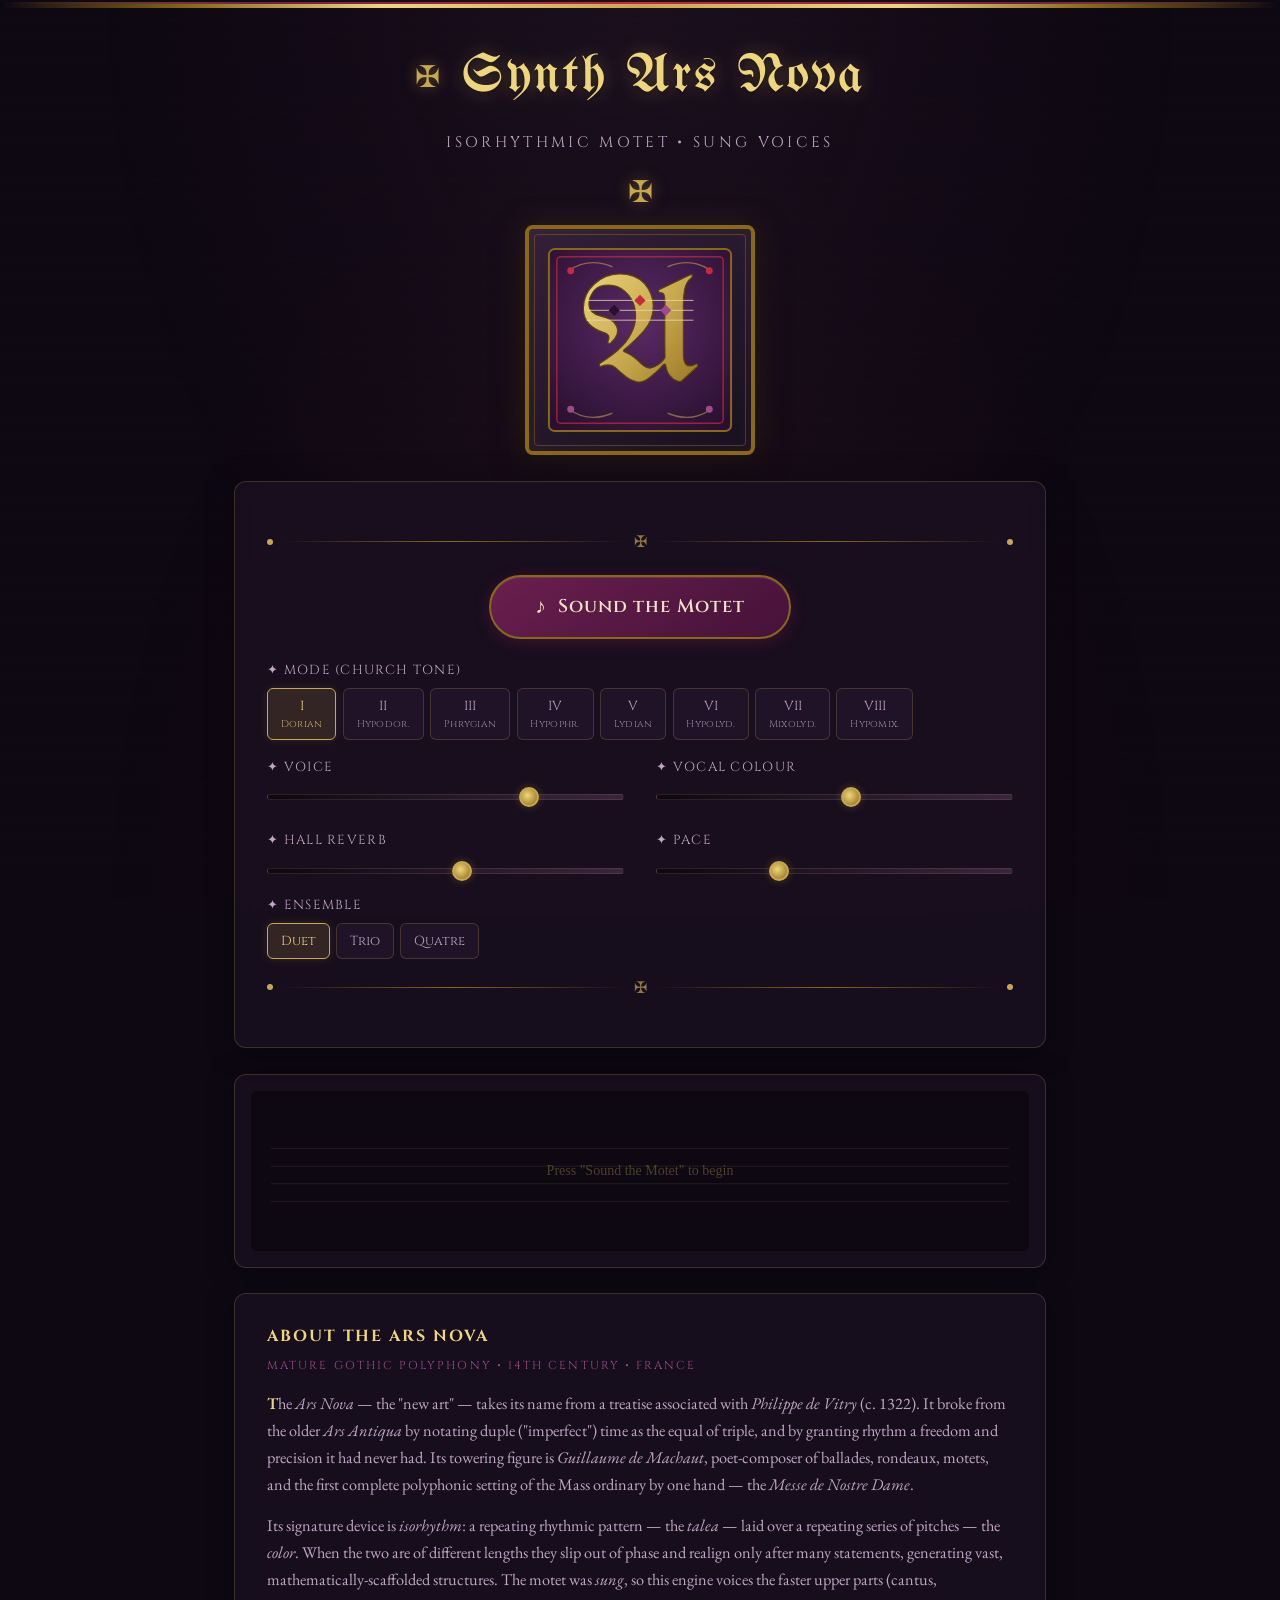
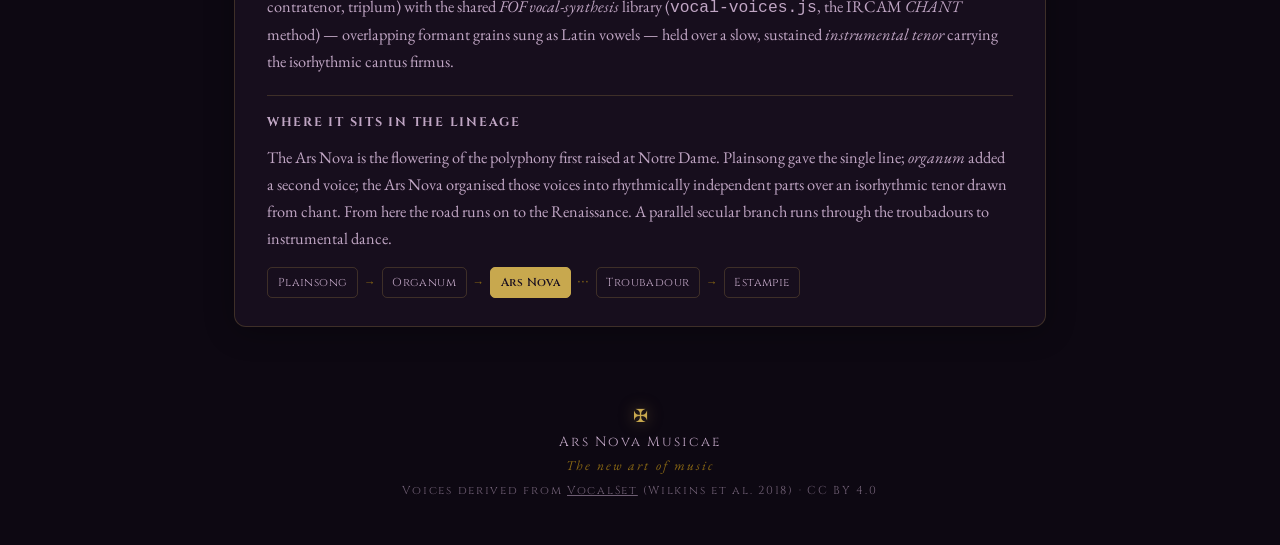
<file: desktop.html>
<!DOCTYPE html>
<html lang="en">
<head>
    <meta charset="UTF-8">
    <meta name="viewport" content="width=device-width, initial-scale=1.0">
    <title>Synth Ars Nova — Isorhythmic FM Synthesizer</title>
    <link rel="preconnect" href="https://fonts.googleapis.com">
    <link rel="preconnect" href="https://fonts.gstatic.com" crossorigin>
    <link href="https://fonts.googleapis.com/css2?family=UnifrakturMaguntia&family=Cinzel:wght@400;600;700&family=EB+Garamond:ital,wght@0,400;0,600;1,400&display=swap" rel="stylesheet">
    <link rel="stylesheet" href="style.css">
</head>
<body>
    <div class="icon-border-top"></div>
    <div class="incense-container" id="incenseContainer"></div>

    <header>
        <div class="cross-ornament">&#x2720;</div>
        <h1>Synth Ars Nova</h1>
        <p class="subtitle">Isorhythmic Motet &#8226; Sung Voices</p>
        <div class="cross-ornament">&#x2720;</div>
    </header>

    <main>
        <!-- Illuminated initial -->
        <div class="icon-frame" id="mainIcon">
            <svg viewBox="0 0 200 200" xmlns="http://www.w3.org/2000/svg" role="img" aria-label="Illuminated initial A">
                <defs>
                    <linearGradient id="gold" x1="0" y1="0" x2="1" y2="1">
                        <stop offset="0" stop-color="#f0d67a"/><stop offset="0.5" stop-color="#c8a84e"/><stop offset="1" stop-color="#8b6914"/>
                    </linearGradient>
                    <radialGradient id="halo" cx="0.5" cy="0.4" r="0.7">
                        <stop offset="0" stop-color="#5a2a66"/><stop offset="1" stop-color="#2a1030"/>
                    </radialGradient>
                </defs>
                <rect x="8" y="8" width="184" height="184" rx="6" fill="url(#halo)" stroke="#8b6914" stroke-width="2"/>
                <rect x="16" y="16" width="168" height="168" rx="4" fill="none" stroke="#c62b3a" stroke-width="1.5" opacity="0.7"/>
                <!-- vine flourishes -->
                <path d="M28 30 q20 -14 44 -4 M172 30 q-20 -14 -44 -4 M28 170 q20 14 44 4 M172 170 q-20 14 -44 4" fill="none" stroke="#c8a84e" stroke-width="1.4" opacity="0.55"/>
                <circle cx="30" cy="30" r="3.5" fill="#c62b3a"/><circle cx="170" cy="30" r="3.5" fill="#c62b3a"/>
                <circle cx="30" cy="170" r="3.5" fill="#9e4a8c"/><circle cx="170" cy="170" r="3.5" fill="#9e4a8c"/>
                <!-- initial A -->
                <text x="100" y="140" text-anchor="middle" font-family="UnifrakturMaguntia, serif" font-size="150" fill="url(#gold)" stroke="#5a4408" stroke-width="1.2">A</text>
                <!-- isorhythmic tenor grid with two taleae -->
                <g opacity="0.8" stroke="#e8d9b0" stroke-width="1">
                    <line x1="46" y1="60" x2="154" y2="60"/><line x1="46" y1="70" x2="154" y2="70"/><line x1="46" y1="80" x2="154" y2="80"/>
                </g>
                <rect x="70" y="66" width="8" height="8" fill="#2a1030" transform="rotate(45 74 70)"/>
                <rect x="96" y="56" width="8" height="8" fill="#c62b3a" transform="rotate(45 100 60)"/>
                <rect x="122" y="66" width="8" height="8" fill="#9e4a8c" transform="rotate(45 126 70)"/>
            </svg>
        </div>

        <div class="controls-panel">
            <div class="ornament-line"><span class="ornament-dot"></span><span class="ornament-rule"></span><span class="ornament-cross">&#x2720;</span><span class="ornament-rule"></span><span class="ornament-dot"></span></div>

            <div class="transport">
                <button class="btn-chant" id="btnChant" onclick="toggleChant()">
                    <span class="btn-icon">&#x266A;</span>
                    <span class="btn-text">Sound the Motet</span>
                </button>
            </div>

            <!-- Church modes -->
            <div class="control-group">
                <label class="control-label">&#x2726; Mode (Church Tone)</label>
                <div class="mode-selector">
                    <button class="mode-btn active" data-mode="1" onclick="setMode(1)">I<small>Dorian</small></button>
                    <button class="mode-btn" data-mode="2" onclick="setMode(2)">II<small>Hypodor.</small></button>
                    <button class="mode-btn" data-mode="3" onclick="setMode(3)">III<small>Phrygian</small></button>
                    <button class="mode-btn" data-mode="4" onclick="setMode(4)">IV<small>Hypophr.</small></button>
                    <button class="mode-btn" data-mode="5" onclick="setMode(5)">V<small>Lydian</small></button>
                    <button class="mode-btn" data-mode="6" onclick="setMode(6)">VI<small>Hypolyd.</small></button>
                    <button class="mode-btn" data-mode="7" onclick="setMode(7)">VII<small>Mixolyd.</small></button>
                    <button class="mode-btn" data-mode="8" onclick="setMode(8)">VIII<small>Hypomix.</small></button>
                </div>
            </div>

            <div class="sliders-grid">
                <div class="control-group"><label class="control-label">&#x2726; Voice</label><input type="range" class="slider" id="voiceVol" min="0" max="100" value="75" oninput="updateVoice()"></div>
                <div class="control-group"><label class="control-label">&#x2726; Vocal Colour</label><input type="range" class="slider" id="brightAmt" min="0" max="100" value="55" oninput="updateBright()"></div>
                <div class="control-group"><label class="control-label">&#x2726; Hall Reverb</label><input type="range" class="slider" id="reverbMix" min="0" max="100" value="55" oninput="updateReverb()"></div>
                <div class="control-group"><label class="control-label">&#x2726; Pace</label><input type="range" class="slider" id="tempoSlider" min="44" max="104" value="64" oninput="updateTempo()"></div>
            </div>

            <div class="control-group">
                <label class="control-label">&#x2726; Ensemble</label>
                <div class="mode-selector">
                    <button class="choir-btn active" data-voices="2" onclick="setVoices(2)">Duet</button>
                    <button class="choir-btn" data-voices="3" onclick="setVoices(3)">Trio</button>
                    <button class="choir-btn" data-voices="4" onclick="setVoices(4)">Quatre</button>
                </div>
            </div>

            <div class="ornament-line"><span class="ornament-dot"></span><span class="ornament-rule"></span><span class="ornament-cross">&#x2720;</span><span class="ornament-rule"></span><span class="ornament-dot"></span></div>
        </div>

        <div class="visualization-frame">
            <canvas id="vizCanvas" width="800" height="200"></canvas>
        </div>

        <!-- About this style -->
        <div class="about-panel">
            <h2>About the Ars Nova</h2>
            <div class="era">Mature Gothic polyphony &#8226; 14th century &#8226; France</div>
            <p><span class="drop">T</span>he <em>Ars Nova</em> &mdash; the "new art" &mdash; takes its name from a treatise associated with <em>Philippe de Vitry</em> (c. 1322). It broke from the older <em>Ars Antiqua</em> by notating duple ("imperfect") time as the equal of triple, and by granting rhythm a freedom and precision it had never had. Its towering figure is <em>Guillaume de Machaut</em>, poet-composer of ballades, rondeaux, motets, and the first complete polyphonic setting of the Mass ordinary by one hand &mdash; the <em>Messe de Nostre&nbsp;Dame</em>.</p>
            <p>Its signature device is <em>isorhythm</em>: a repeating rhythmic pattern &mdash; the <em>talea</em> &mdash; laid over a repeating series of pitches &mdash; the <em>color</em>. When the two are of different lengths they slip out of phase and realign only after many statements, generating vast, mathematically-scaffolded structures. The motet was <em>sung</em>, so this engine voices the faster upper parts (cantus, contratenor, triplum) with the shared <em>FOF vocal-synthesis</em> library (<code>vocal-voices.js</code>, the IRCAM <em>CHANT</em> method) &mdash; overlapping formant grains sung as Latin vowels &mdash; held over a slow, sustained <em>instrumental tenor</em> carrying the isorhythmic cantus firmus.</p>
            <div class="lineage">
                <h3>Where it sits in the lineage</h3>
                <p>The Ars Nova is the flowering of the polyphony first raised at Notre&nbsp;Dame. Plainsong gave the single line; <em>organum</em> added a second voice; the Ars Nova organised those voices into rhythmically independent parts over an isorhythmic tenor drawn from chant. From here the road runs on to the Renaissance. A parallel secular branch runs through the troubadours to instrumental dance.</p>
                <div class="lineage-chain">
                    <a href="https://brendanjameslynskey.github.io/Synth_Gregorian/">Plainsong</a>
                    <span class="arrow">&rarr;</span>
                    <a href="https://brendanjameslynskey.github.io/Synth_Organum/">Organum</a>
                    <span class="arrow">&rarr;</span>
                    <span class="node current">Ars Nova</span>
                    <span class="arrow">&#8231;&#8231;&#8231;</span>
                    <a href="https://brendanjameslynskey.github.io/Synth_Troubadour/">Troubadour</a>
                    <span class="arrow">&rarr;</span>
                    <a href="https://brendanjameslynskey.github.io/Synth_Estampie/">Estampie</a>
                </div>
            </div>
        </div>
    </main>

    <footer>
        <div class="cross-ornament small">&#x2720;</div>
        <p>Ars Nova Musicae</p>
        <p class="latin">The new art of music</p>
            <p style="font-size:0.72rem;opacity:0.55;margin-top:0.6rem;">Voices derived from <a href="https://zenodo.org/records/1193957" style="color:inherit;">VocalSet</a> (Wilkins et al. 2018) &middot; CC BY 4.0</p>
    </footer>

    <script src="vocal-voices.js"></script>
    <script src="arsnova-engine.js"></script>
    <script src="app.js"></script>
</body>
</html>
</file>
<file: style.css>
/* === Synth Ars Nova — Styles (courtly Gothic: vermilion, royal purple, gold) === */

:root {
    --gold: #c8a84e;
    --gold-bright: #f0d67a;
    --gold-dark: #8b6914;
    --accent: #6a1f4d;          /* royal purple rubric */
    --accent-light: #9e4a8c;
    --vermilion: #c62b3a;
    --ink: #1a1020;
    --ink-deep: #0d0812;
    --panel-line: rgba(200, 168, 78, 0.22);
    --parchment: #efe3c4;
    --text-main: #e8d9b0;
    --text-dim: #c0a6c4;
    --bg-dark: #0d0812;
    --bg-panel: rgba(26, 16, 32, 0.85);
}

* { margin: 0; padding: 0; box-sizing: border-box; }

body {
    font-family: 'EB Garamond', 'Cormorant Garamond', Georgia, serif;
    background: var(--bg-dark);
    color: var(--text-main);
    min-height: 100vh;
    overflow-x: hidden;
    position: relative;
}

body::before {
    content: '';
    position: fixed;
    inset: 0;
    background:
        radial-gradient(ellipse at 50% 0%, rgba(158, 74, 140, 0.10) 0%, transparent 60%),
        radial-gradient(ellipse at 50% 100%, rgba(198, 43, 58, 0.07) 0%, transparent 60%);
    pointer-events: none;
    z-index: 0;
}

/* Faint ruled-manuscript / tenor-grid texture */
body::after {
    content: '';
    position: fixed;
    inset: 0;
    background-image:
        url("data:image/svg+xml,%3Csvg xmlns='http://www.w3.org/2000/svg' width='80' height='80' viewBox='0 0 80 80'%3E%3Cpath d='M0 20h80M0 34h80M0 48h80M0 62h80' stroke='%23c8a84e' stroke-width='0.3' opacity='0.05'/%3E%3C/svg%3E");
    pointer-events: none;
    z-index: 0;
}

.icon-border-top {
    height: 6px;
    background: linear-gradient(90deg, transparent 0%, var(--gold-dark) 15%, var(--gold-bright) 30%, var(--gold) 50%, var(--gold-bright) 70%, var(--gold-dark) 85%, transparent 100%);
    position: relative;
    z-index: 10;
}
.icon-border-top::after {
    content: '';
    display: block;
    height: 2px;
    margin-top: 2px;
    background: linear-gradient(90deg, transparent 0%, var(--accent) 20%, var(--vermilion) 50%, var(--accent) 80%, transparent 100%);
}

/* Floating gilt motes */
.incense-container { position: fixed; inset: 0; pointer-events: none; z-index: 1; overflow: hidden; }
.smoke-particle {
    position: absolute;
    width: 4px; height: 4px;
    background: radial-gradient(circle, rgba(240, 214, 122, 0.35), transparent);
    border-radius: 50%;
    animation: smokeRise linear forwards;
}
@keyframes smokeRise {
    0% { opacity: 0; transform: translateY(0) translateX(0) scale(1); }
    20% { opacity: 0.4; }
    100% { opacity: 0; transform: translateY(-420px) translateX(var(--drift)) scale(7); }
}

header {
    text-align: center;
    padding: 2.5rem 1rem 1.2rem;
    position: relative;
    z-index: 5;
    display: flex;
    align-items: center;
    justify-content: center;
    gap: 1.4rem;
    flex-wrap: wrap;
}
.cross-ornament { font-size: 1.9rem; color: var(--gold); text-shadow: 0 0 15px rgba(200, 168, 78, 0.5); line-height: 1; }
.cross-ornament.small { font-size: 1.1rem; }

h1 {
    font-family: 'UnifrakturMaguntia', 'Cinzel', serif;
    font-size: clamp(2rem, 5vw, 3.4rem);
    font-weight: 400;
    color: var(--gold-bright);
    text-shadow: 0 0 20px rgba(240, 214, 122, 0.3), 0 2px 4px rgba(0, 0, 0, 0.5);
    letter-spacing: 0.04em;
}
.subtitle {
    font-family: 'Cinzel', serif;
    font-size: 0.95rem;
    color: var(--text-dim);
    letter-spacing: 0.22em;
    text-transform: uppercase;
    margin-top: 0.3rem;
    flex-basis: 100%;
}

main { max-width: 860px; margin: 0 auto; padding: 0 1.5rem 3rem; position: relative; z-index: 5; }

/* Illuminated-initial frame (inline SVG lives inside) */
.icon-frame {
    width: 230px;
    margin: 0 auto 1.6rem;
    padding: 12px;
    background: linear-gradient(145deg, #33203a, #1a1020);
    border: 4px solid var(--gold-dark);
    border-radius: 8px;
    box-shadow: 0 0 30px rgba(200, 168, 78, 0.15), inset 0 0 20px rgba(200, 168, 78, 0.05), 0 8px 32px rgba(0, 0, 0, 0.5);
    position: relative;
    cursor: pointer;
    transition: box-shadow 0.5s ease, transform 0.3s ease;
    overflow: hidden;
}
.icon-frame:hover { box-shadow: 0 0 50px rgba(200, 168, 78, 0.25), inset 0 0 30px rgba(200, 168, 78, 0.08), 0 8px 32px rgba(0, 0, 0, 0.5); transform: scale(1.02); }
.icon-frame.active { box-shadow: 0 0 60px rgba(240, 214, 122, 0.35), inset 0 0 30px rgba(158, 74, 140, 0.15), 0 8px 32px rgba(0, 0, 0, 0.5); border-color: var(--gold-bright); }
.icon-frame::before { content: ''; position: absolute; inset: 5px; border: 1px solid var(--gold-dark); border-radius: 4px; opacity: 0.5; pointer-events: none; z-index: 2; }
.icon-frame svg { width: 100%; height: auto; display: block; position: relative; z-index: 1; }

.controls-panel {
    background: var(--bg-panel);
    border: 1px solid var(--panel-line);
    border-radius: 12px;
    padding: 2rem;
    margin-bottom: 1.6rem;
    backdrop-filter: blur(10px);
    box-shadow: 0 4px 30px rgba(0, 0, 0, 0.3);
}

.ornament-line { display: flex; align-items: center; gap: 0.5rem; margin: 1.1rem 0; }
.ornament-dot { width: 6px; height: 6px; background: var(--gold); border-radius: 50%; flex-shrink: 0; }
.ornament-rule { flex: 1; height: 1px; background: linear-gradient(90deg, transparent, var(--gold-dark), transparent); }
.ornament-cross { color: var(--gold); font-size: 1rem; flex-shrink: 0; opacity: 0.7; }

.transport { display: flex; justify-content: center; margin: 1.4rem 0; }
.btn-chant {
    font-family: 'Cinzel', serif;
    font-size: 1.15rem;
    font-weight: 600;
    color: var(--parchment);
    background: linear-gradient(145deg, var(--accent), #45123a);
    border: 2px solid var(--gold-dark);
    border-radius: 50px;
    padding: 1rem 2.8rem;
    cursor: pointer;
    transition: all 0.3s ease;
    display: flex;
    align-items: center;
    gap: 0.7rem;
    box-shadow: 0 4px 15px rgba(106, 31, 77, 0.4), inset 0 1px 0 rgba(255, 255, 255, 0.1);
    letter-spacing: 0.05em;
}
.btn-chant:hover { background: linear-gradient(145deg, var(--accent-light), var(--accent)); border-color: var(--gold); box-shadow: 0 4px 20px rgba(106, 31, 77, 0.6), 0 0 20px rgba(200, 168, 78, 0.2); transform: translateY(-1px); }
.btn-chant:active { transform: translateY(1px); }
.btn-chant.playing { background: linear-gradient(145deg, #7a1f2a, #55131c); border-color: var(--gold-bright); animation: glowPulse 3s ease-in-out infinite; }
@keyframes glowPulse {
    0%, 100% { box-shadow: 0 4px 20px rgba(198, 43, 58, 0.4), 0 0 20px rgba(240, 214, 122, 0.1); }
    50% { box-shadow: 0 4px 25px rgba(198, 43, 58, 0.6), 0 0 35px rgba(240, 214, 122, 0.25); }
}
.btn-icon { font-size: 1.3rem; }

.control-label { display: block; font-family: 'Cinzel', serif; font-size: 0.82rem; color: var(--text-dim); letter-spacing: 0.1em; margin-bottom: 0.55rem; text-transform: uppercase; }
.control-group { margin-bottom: 1.1rem; }

.mode-selector { display: flex; gap: 0.4rem; flex-wrap: wrap; }
.mode-btn, .choir-btn {
    font-family: 'Cinzel', serif;
    font-size: 0.82rem;
    color: var(--text-dim);
    background: rgba(40, 24, 48, 0.6);
    border: 1px solid var(--panel-line);
    border-radius: 6px;
    padding: 0.5rem 0.8rem;
    cursor: pointer;
    transition: all 0.2s ease;
    min-width: 46px;
    text-align: center;
}
.mode-btn:hover, .choir-btn:hover { background: rgba(158, 74, 140, 0.15); border-color: var(--gold-dark); }
.mode-btn.active, .choir-btn.active { color: var(--gold-bright); background: rgba(200, 168, 78, 0.15); border-color: var(--gold); box-shadow: 0 0 10px rgba(200, 168, 78, 0.15); }
.mode-btn small { display: block; font-size: 0.62rem; letter-spacing: 0.03em; opacity: 0.75; margin-top: 2px; }

.sliders-grid { display: grid; grid-template-columns: 1fr 1fr; gap: 0.5rem 2rem; }
@media (max-width: 600px) { .sliders-grid { grid-template-columns: 1fr; } }

.slider {
    -webkit-appearance: none; appearance: none;
    width: 100%; height: 6px;
    background: linear-gradient(90deg, var(--ink-deep), #3a2440);
    border-radius: 3px; outline: none;
    border: 1px solid rgba(200, 168, 78, 0.15);
}
.slider::-webkit-slider-thumb { -webkit-appearance: none; appearance: none; width: 20px; height: 20px; background: radial-gradient(circle at 40% 40%, var(--gold-bright), var(--gold-dark)); border-radius: 50%; cursor: pointer; border: 2px solid var(--gold); box-shadow: 0 0 8px rgba(200, 168, 78, 0.3); }
.slider::-webkit-slider-thumb:hover { box-shadow: 0 0 15px rgba(200, 168, 78, 0.5); }
.slider::-moz-range-thumb { width: 20px; height: 20px; background: radial-gradient(circle at 40% 40%, var(--gold-bright), var(--gold-dark)); border-radius: 50%; cursor: pointer; border: 2px solid var(--gold); box-shadow: 0 0 8px rgba(200, 168, 78, 0.3); }

.visualization-frame { background: var(--bg-panel); border: 1px solid var(--panel-line); border-radius: 12px; padding: 1rem; overflow: hidden; box-shadow: 0 4px 30px rgba(0, 0, 0, 0.3); margin-bottom: 1.6rem; }
#vizCanvas { width: 100%; height: 160px; display: block; border-radius: 6px; }

/* About-this-style panel */
.about-panel {
    background: var(--bg-panel);
    border: 1px solid var(--panel-line);
    border-radius: 12px;
    padding: 1.8rem 2rem;
    box-shadow: 0 4px 30px rgba(0, 0, 0, 0.3);
    line-height: 1.65;
}
.about-panel h2 { font-family: 'Cinzel', serif; font-size: 1rem; letter-spacing: 0.12em; text-transform: uppercase; color: var(--gold-bright); margin-bottom: 0.4rem; }
.about-panel .era { font-family: 'Cinzel', serif; font-size: 0.72rem; letter-spacing: 0.18em; text-transform: uppercase; color: var(--accent-light); margin-bottom: 1rem; }
.about-panel p { color: var(--text-dim); font-size: 1.02rem; margin-bottom: 0.9rem; }
.about-panel p:last-child { margin-bottom: 0; }
.about-panel .drop { color: var(--gold-bright); font-weight: 600; }
.lineage { margin-top: 1.2rem; padding-top: 1.1rem; border-top: 1px solid var(--panel-line); }
.lineage h3 { font-family: 'Cinzel', serif; font-size: 0.78rem; letter-spacing: 0.14em; text-transform: uppercase; color: var(--text-dim); margin-bottom: 0.7rem; }
.lineage-chain { display: flex; flex-wrap: wrap; gap: 0.35rem; align-items: center; font-family: 'Cinzel', serif; font-size: 0.72rem; letter-spacing: 0.04em; }
.lineage-chain a, .lineage-chain span.node { color: var(--text-dim); text-decoration: none; padding: 0.3rem 0.6rem; border: 1px solid var(--panel-line); border-radius: 5px; transition: all 0.2s ease; white-space: nowrap; }
.lineage-chain a:hover { color: var(--gold-bright); border-color: var(--gold); }
.lineage-chain span.node.current { color: var(--ink); background: var(--gold); border-color: var(--gold); font-weight: 600; }
.lineage-chain .arrow { color: var(--gold-dark); }

footer { text-align: center; padding: 2rem 1rem 3rem; position: relative; z-index: 5; }
footer p { font-family: 'Cinzel', serif; font-size: 0.85rem; color: var(--text-dim); letter-spacing: 0.15em; margin-top: 0.5rem; }
footer .latin { font-family: 'EB Garamond', serif; font-style: italic; font-size: 0.85rem; color: var(--gold-dark); margin-top: 0.3rem; }

::-webkit-scrollbar { width: 8px; }
::-webkit-scrollbar-track { background: var(--bg-dark); }
::-webkit-scrollbar-thumb { background: var(--gold-dark); border-radius: 4px; }
::-webkit-scrollbar-thumb:hover { background: var(--gold); }
::selection { background: rgba(158, 74, 140, 0.35); color: var(--parchment); }
</file>
